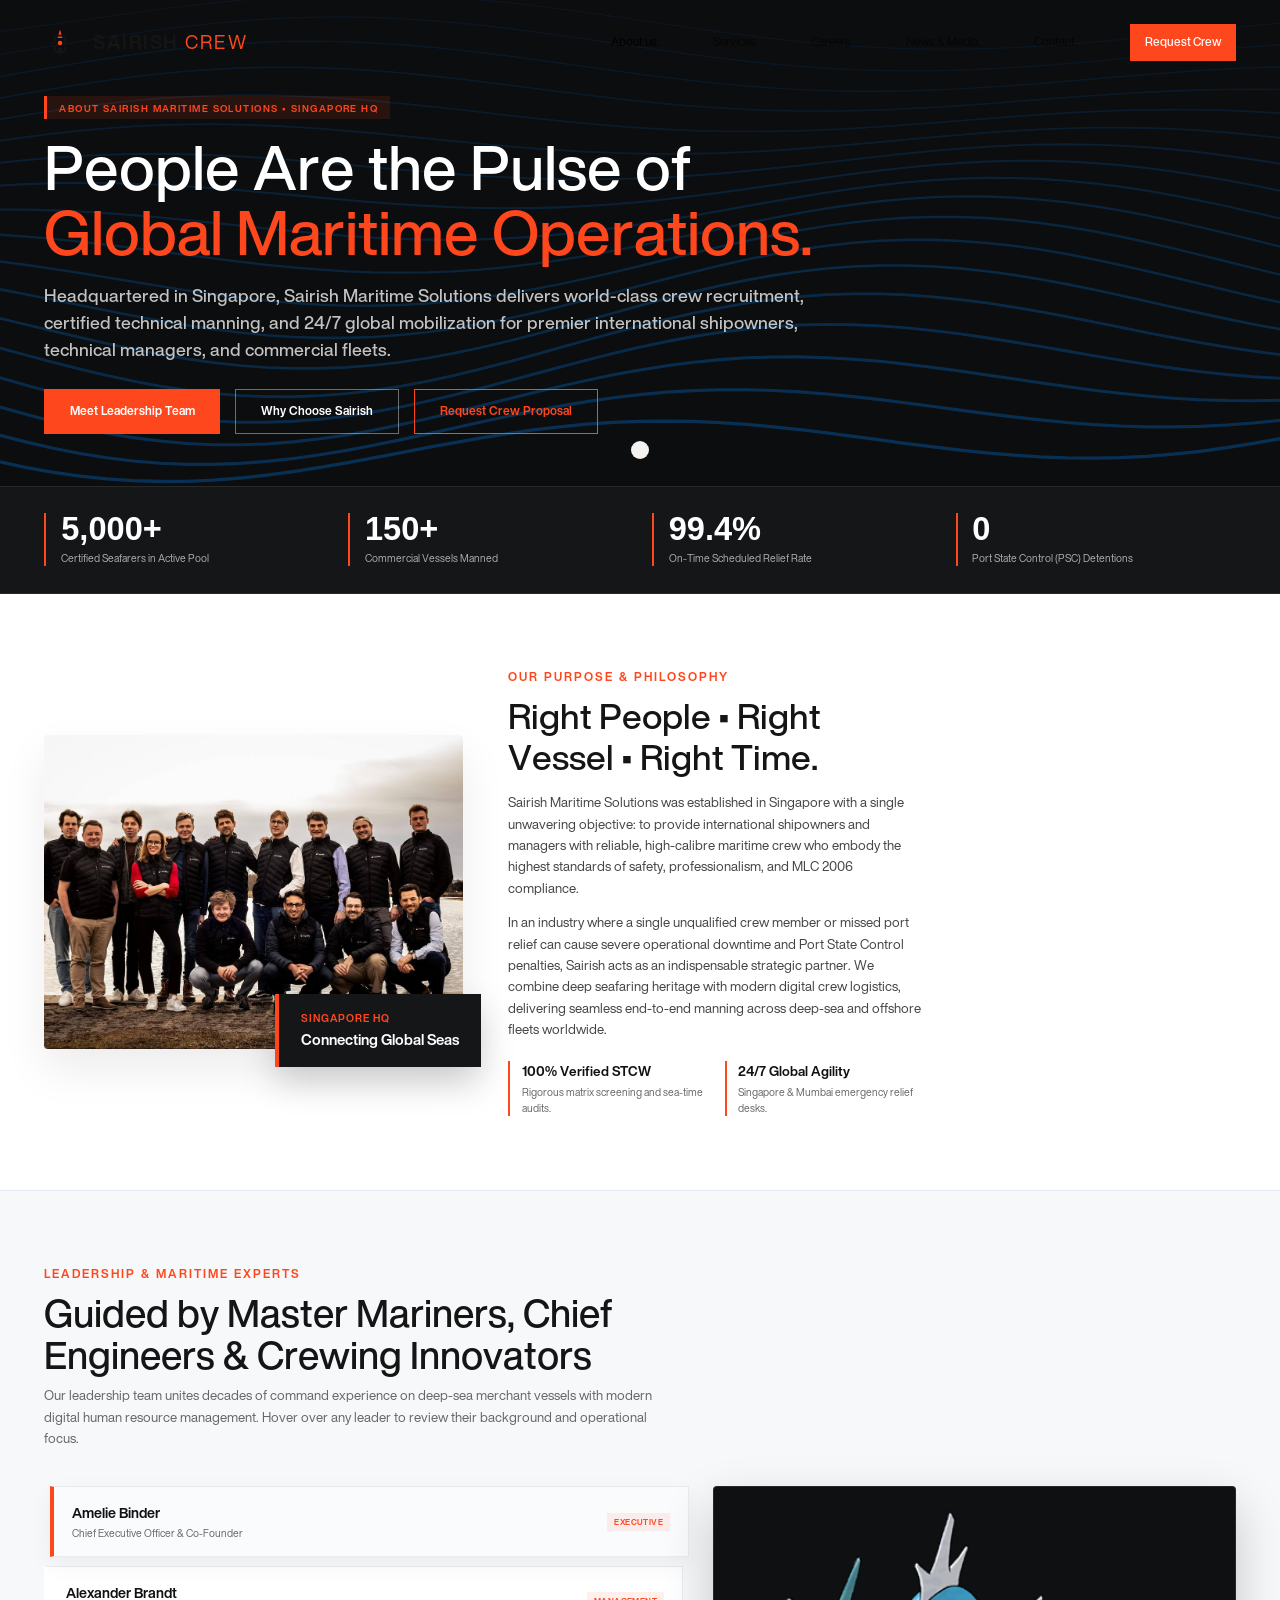
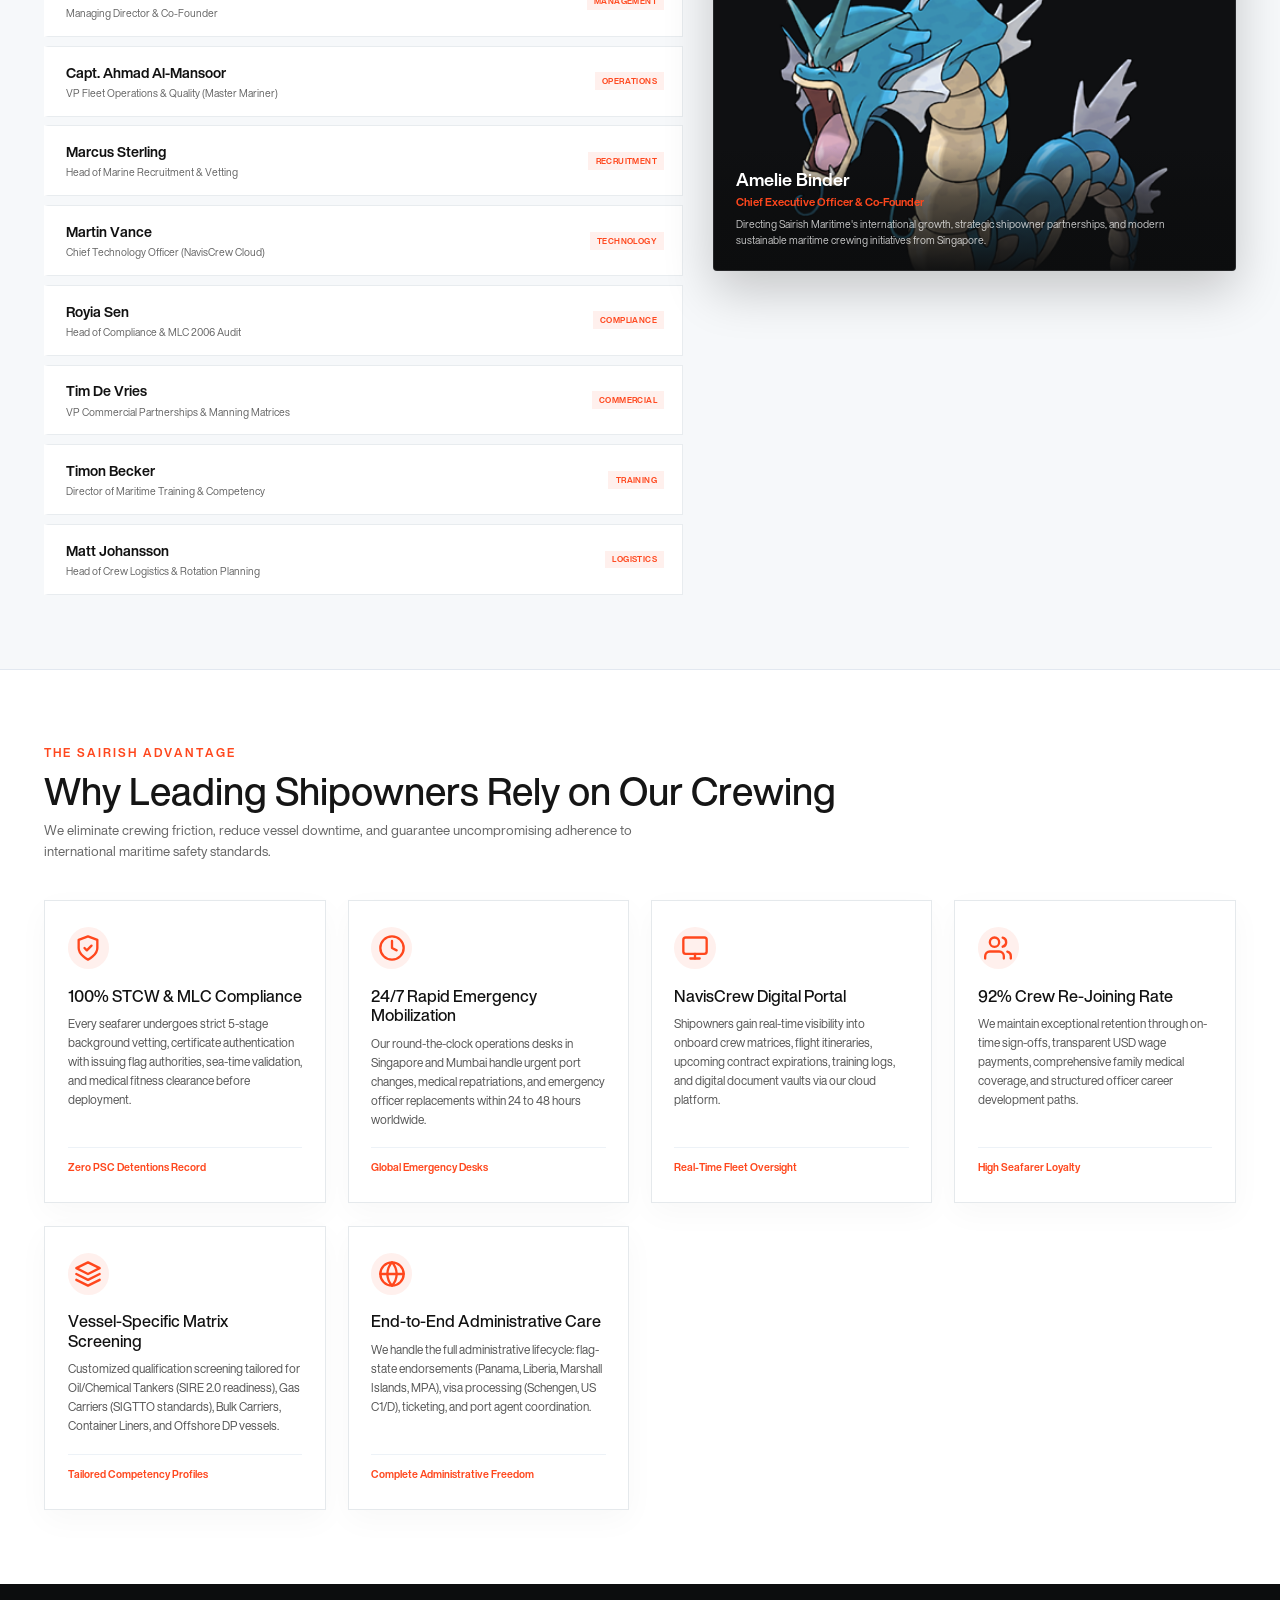
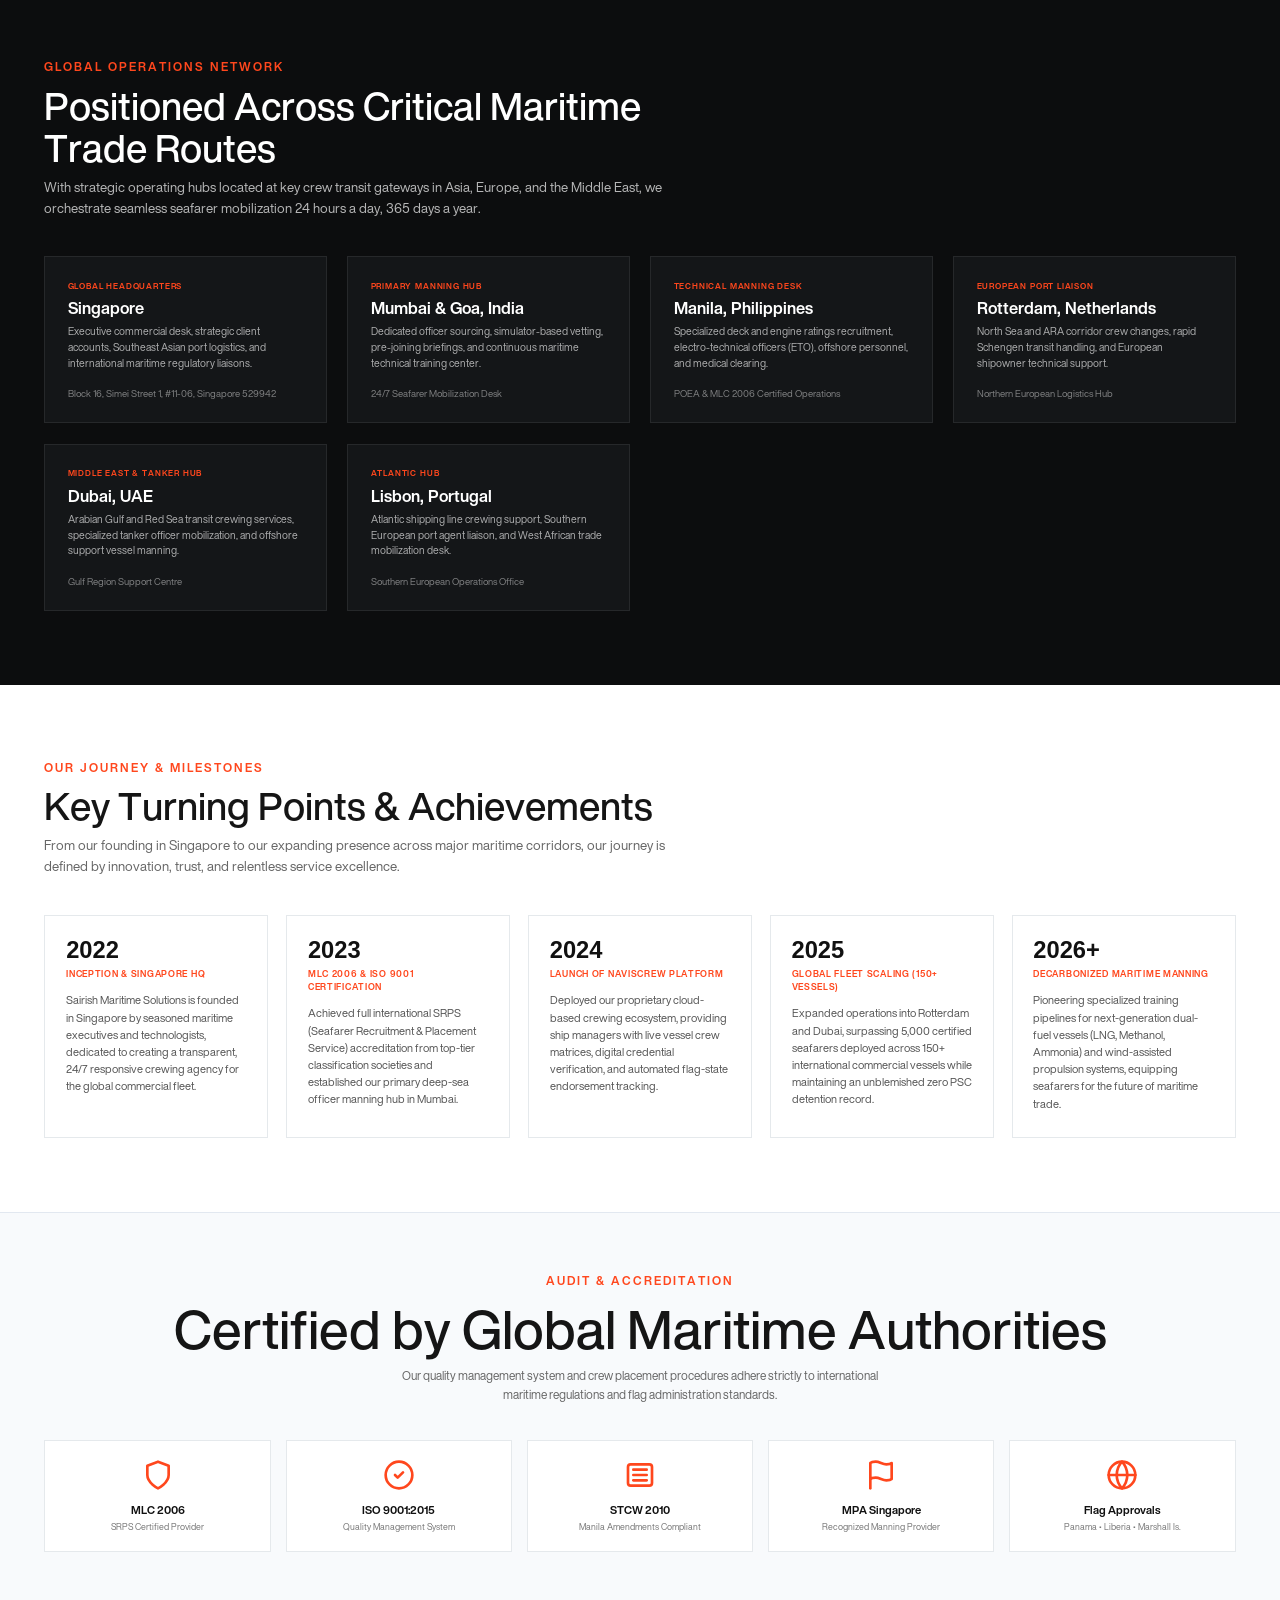
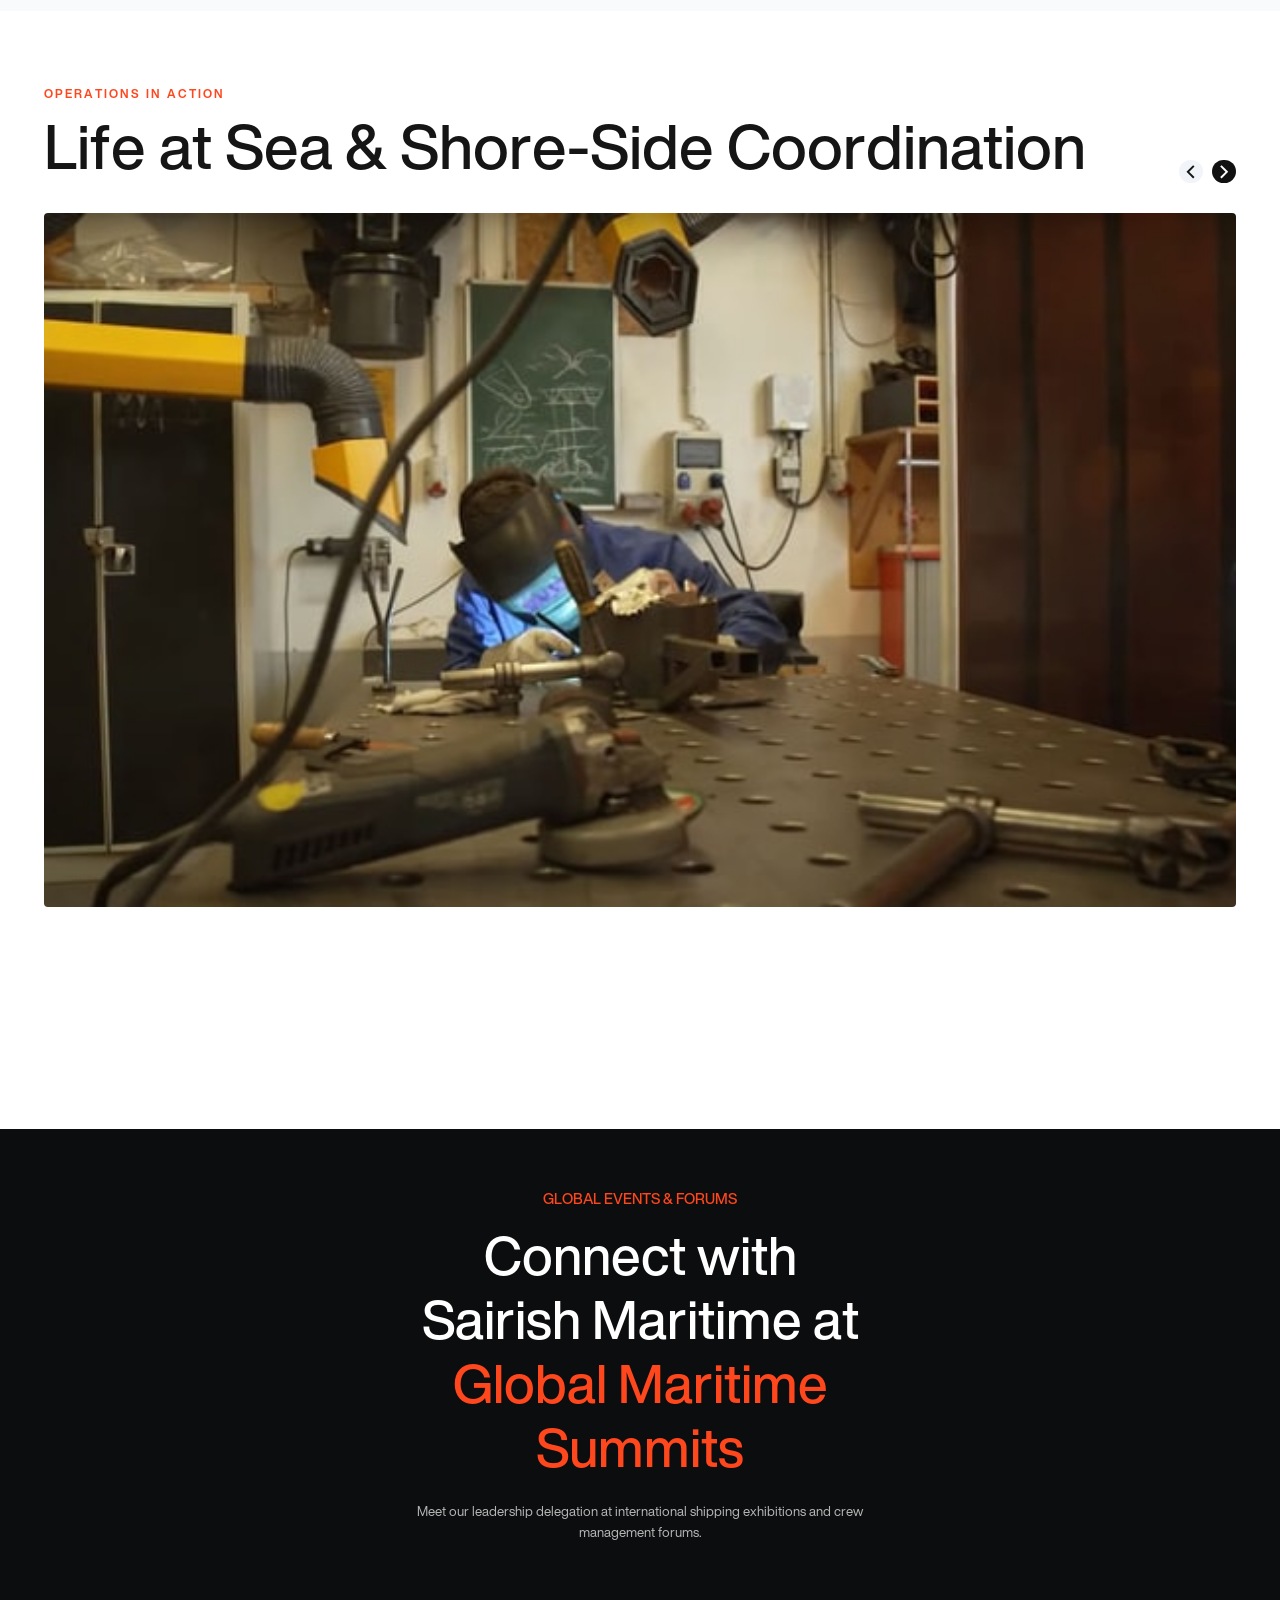
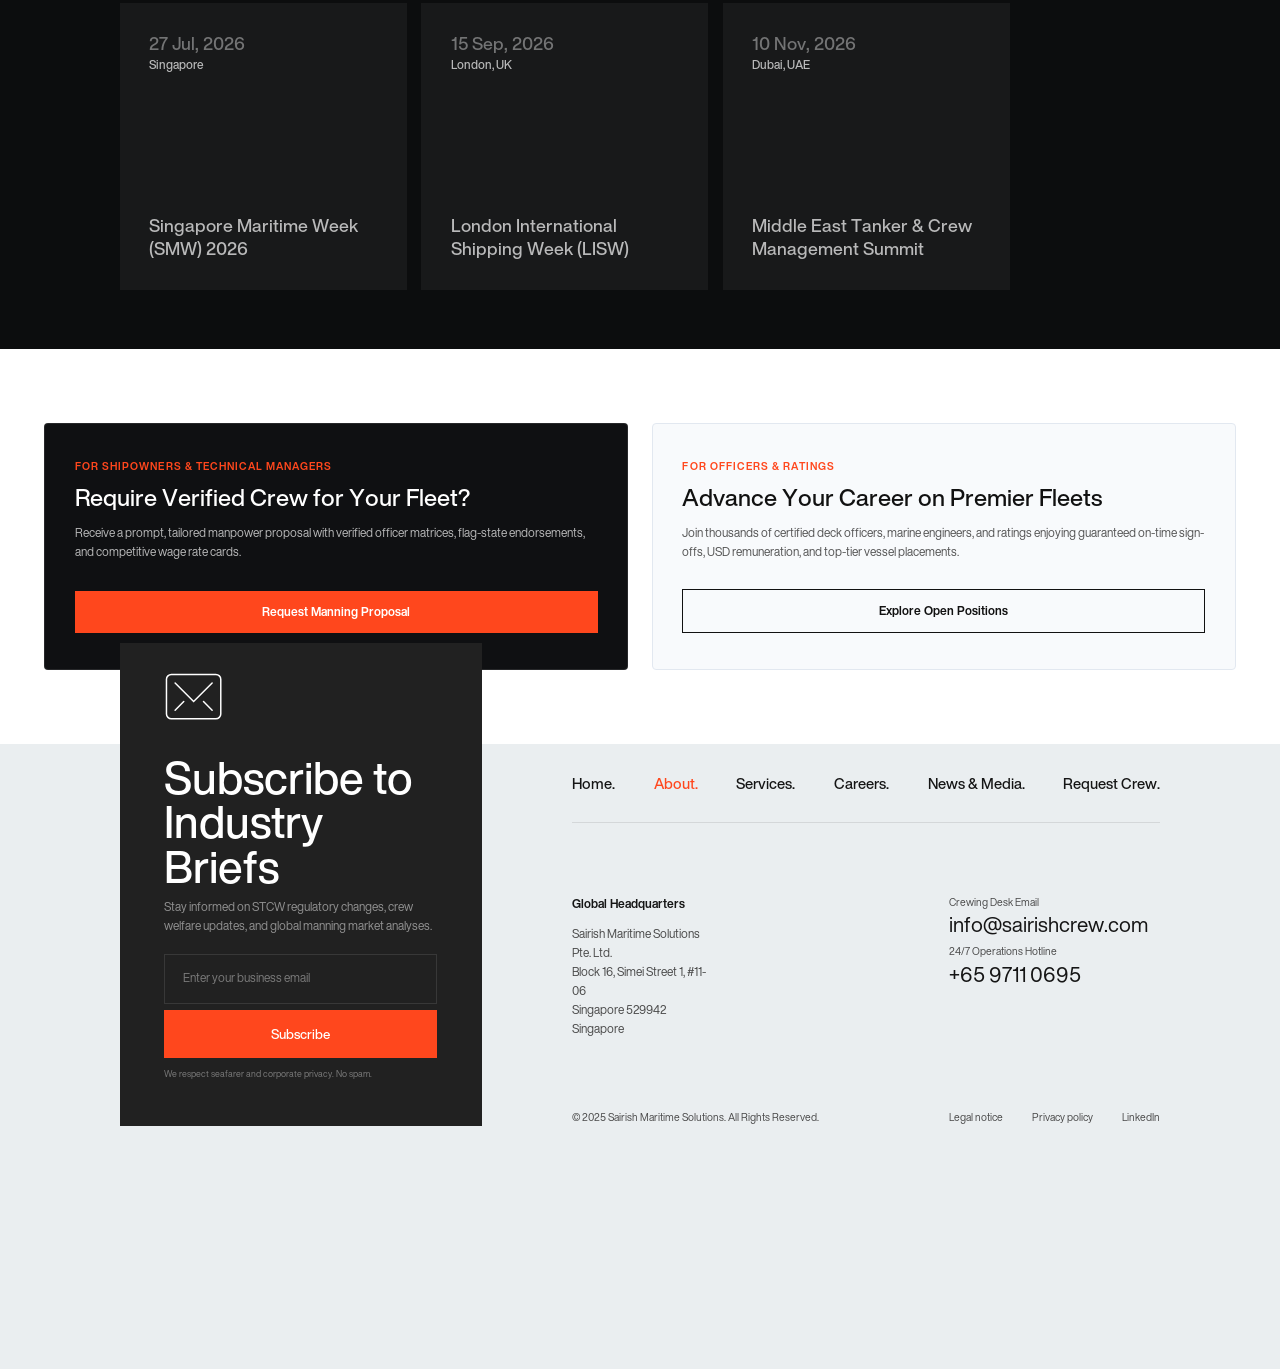
<file: sairish_website/cargokite.com/about.html>
<!DOCTYPE html>
<html lang="en">
<head>
  <meta charset="utf-8">
  <meta name="viewport" content="width=device-width, initial-scale=1.0">
  <title>About Us | Sairish Maritime Solutions</title>
  <meta property="og:image" content="../media.bear.plus/sairishcrew/og_new.jpg">
  <meta property="og:site_name" content="Sairish Maritime Solutions">
  <link rel="icon" type="image/png" sizes="32x32" href="favicon.05eea758.png">
  <meta name="description" content="Discover Sairish Maritime Solutions - premier Singapore-based maritime crewing, manpower management, and seafarer placement partner for global shipowners.">
  <link rel="stylesheet" href="index.78ddb5e8.css">
  <script src="index.d13a8d90.js"></script>
  <style>
    /* Custom Styling for Restructured About Us Page */
    .about-hero-badge {
      display: inline-flex;
      align-items: center;
      gap: 0.8rem;
      color: #ff471d;
      background: rgba(255, 71, 29, 0.12);
      border-left: 3px solid #ff471d;
      padding: 0.6rem 1.6rem;
      font-size: 1.3rem;
      font-weight: 700;
      letter-spacing: 0.15em;
      text-transform: uppercase;
      margin-bottom: 2rem;
    }

    .about-stats-bar {
      background: #141618;
      border-top: 1px solid rgba(255, 255, 255, 0.08);
      border-bottom: 1px solid rgba(255, 255, 255, 0.08);
      padding: 3.6rem 0;
    }

    .about-stat-item {
      border-left: 2px solid #ff471d;
      padding-left: 2rem;
    }

    .about-stat-val {
      font-size: clamp(3rem, 3.5vw, 4.4rem);
      font-weight: 800;
      color: #ffffff;
      line-height: 1;
      font-family: 'HelveticaNowDisplayBold', sans-serif;
    }

    .about-stat-lbl {
      font-size: 1.4rem;
      color: rgba(255, 255, 255, 0.65);
      margin-top: 0.6rem;
      display: block;
    }

    /* Purpose & Philosophy Grid */
    .purpose-card {
      background: #ffffff;
      border: 1px solid #e2e6e9;
      padding: 3.2rem;
      border-radius: 4px;
      transition: transform 0.3s ease, box-shadow 0.3s ease, border-color 0.3s ease;
    }

    .purpose-card:hover {
      transform: translateY(-4px);
      box-shadow: 0 16px 36px rgba(0, 0, 0, 0.06);
      border-color: #ff471d;
    }

    .purpose-num {
      font-size: 1.6rem;
      font-weight: 800;
      color: #ff471d;
      letter-spacing: 0.1em;
      margin-bottom: 1.2rem;
      display: block;
    }

    /* Interactive Team Showcase */
    .team-showcase-wrap {
      display: grid;
      grid-template-columns: 1.1fr 0.9fr;
      gap: 4rem;
      align-items: start;
    }

    @media (max-width: 991px) {
      .team-showcase-wrap {
        grid-template-columns: 1fr;
      }
    }

    .team-mem-list {
      display: flex;
      flex-direction: column;
      gap: 1.2rem;
    }

    .team-mem {
      background: #ffffff;
      border: 1px solid #e8ecef;
      padding: 2rem 2.4rem;
      cursor: pointer;
      display: flex;
      align-items: center;
      justify-content: space-between;
      transition: all 0.3s cubic-bezier(0.23, 1, 0.32, 1);
      border-left: 4px solid transparent;
    }

    .team-mem:hover,
    .team-mem.active {
      border-left-color: #ff471d;
      background: #fafbfc;
      transform: translateX(6px);
      box-shadow: 0 8px 24px rgba(0, 0, 0, 0.05);
    }

    .team-mem-info-title {
      font-size: 1.9rem;
      font-weight: 700;
      color: #111;
    }

    .team-mem-info-role {
      font-size: 1.4rem;
      color: #666;
      margin-top: 0.3rem;
    }

    .team-mem-badge {
      background: rgba(255, 71, 29, 0.08);
      color: #ff471d;
      font-size: 1.1rem;
      font-weight: 700;
      padding: 0.4rem 1rem;
      letter-spacing: 0.05em;
      text-transform: uppercase;
      white-space: nowrap;
    }

    .team-preview-stage {
      position: sticky;
      top: 10rem;
      background: #0f1012;
      border: 1px solid rgba(255, 255, 255, 0.1);
      border-radius: 4px;
      overflow: hidden;
      min-height: 52rem;
      display: flex;
      flex-direction: column;
      box-shadow: 0 20px 50px rgba(0, 0, 0, 0.2);
    }

    .abt-team__main-img-item {
      position: absolute;
      top: 0;
      left: 0;
      width: 100%;
      height: 100%;
      display: flex;
      flex-direction: column;
      justify-content: flex-end;
      opacity: 0;
      visibility: hidden;
      transition: opacity 0.4s ease, transform 0.4s ease;
      background-size: cover;
      background-position: center top;
    }

    .abt-team__main-img-item.active {
      opacity: 1;
      visibility: visible;
      transform: scale(1);
    }

    .team-preview-overlay {
      position: relative;
      z-index: 2;
      background: linear-gradient(0deg, rgba(12, 13, 14, 0.96) 0%, rgba(12, 13, 14, 0.6) 60%, transparent 100%);
      padding: 3rem;
      margin-top: auto;
    }

    .team-preview-name {
      color: #ffffff;
      font-size: 2.4rem;
      font-weight: 800;
      line-height: 1.2;
    }

    .team-preview-role {
      color: #ff471d;
      font-size: 1.5rem;
      font-weight: 600;
      margin-top: 0.4rem;
    }

    .team-preview-bio {
      color: rgba(255, 255, 255, 0.75);
      font-size: 1.4rem;
      line-height: 1.5;
      margin-top: 1rem;
    }

    /* 3D Value Cards */
    .value-card-3d {
      background: #ffffff;
      border: 1px solid #e5e9ec;
      padding: 3.6rem 3rem;
      display: flex;
      flex-direction: column;
      justify-content: space-between;
      position: relative;
      overflow: hidden;
      box-shadow: 0 10px 30px rgba(0, 0, 0, 0.03);
      transition: transform 0.4s cubic-bezier(0.23, 1, 0.32, 1), box-shadow 0.4s ease, border-color 0.3s ease;
    }

    .value-card-3d::before {
      content: '';
      position: absolute;
      top: 0;
      left: 0;
      width: 100%;
      height: 3px;
      background: transparent;
      transition: background 0.3s ease;
    }

    .value-card-3d:hover {
      border-color: #ff471d;
      box-shadow: 0 20px 40px rgba(0, 0, 0, 0.08);
    }

    .value-card-3d:hover::before {
      background: #ff471d;
    }

    .value-card-icon {
      width: 5.6rem;
      height: 5.6rem;
      border-radius: 50%;
      background: rgba(255, 71, 29, 0.08);
      color: #ff471d;
      display: flex;
      align-items: center;
      justify-content: center;
      margin-bottom: 2.4rem;
    }

    /* Global Network Hubs */
    .hub-card {
      background: #141618;
      border: 1px solid rgba(255, 255, 255, 0.08);
      padding: 3rem;
      position: relative;
      transition: all 0.3s ease;
    }

    .hub-card:hover {
      border-color: #ff471d;
      background: #191c1e;
      transform: translateY(-4px);
    }

    .hub-badge {
      display: inline-block;
      font-size: 1.1rem;
      font-weight: 700;
      letter-spacing: 0.1em;
      text-transform: uppercase;
      color: #ff471d;
      margin-bottom: 1rem;
    }

    .hub-title {
      font-size: 2.2rem;
      font-weight: 700;
      color: #ffffff;
      margin-bottom: 0.8rem;
    }

    .hub-desc {
      font-size: 1.4rem;
      color: rgba(255, 255, 255, 0.65);
      line-height: 1.5;
    }

    /* Milestones Modern Timeline */
    .milestone-grid {
      display: grid;
      grid-template-columns: repeat(auto-fit, minmax(28rem, 1fr));
      gap: 2.4rem;
      position: relative;
    }

    .milestone-card {
      background: #ffffff;
      border: 1px solid #e5e9ec;
      padding: 3.2rem 2.8rem;
      position: relative;
      display: flex;
      flex-direction: column;
      transition: all 0.3s ease;
    }

    .milestone-card:hover {
      border-color: #ff471d;
      box-shadow: 0 12px 30px rgba(0, 0, 0, 0.06);
      transform: translateY(-4px);
    }

    .milestone-year {
      font-size: 3.2rem;
      font-weight: 800;
      color: #111;
      font-family: 'HelveticaNowDisplayBold', sans-serif;
      line-height: 1;
    }

    .milestone-tag {
      font-size: 1.2rem;
      font-weight: 700;
      color: #ff471d;
      text-transform: uppercase;
      letter-spacing: 0.08em;
      margin-top: 0.6rem;
      margin-bottom: 1.6rem;
      display: block;
    }

    .milestone-desc {
      font-size: 1.5rem;
      color: #555;
      line-height: 1.55;
    }

    /* Accreditation Badges */
    .accred-badge {
      background: #ffffff;
      border: 1px solid #e5e9ec;
      padding: 2.4rem 2rem;
      display: flex;
      flex-direction: column;
      align-items: center;
      text-align: center;
      justify-content: center;
      transition: all 0.3s ease;
    }

    .accred-badge:hover {
      border-color: #ff471d;
      box-shadow: 0 10px 25px rgba(0, 0, 0, 0.05);
      transform: translateY(-3px);
    }

    .accred-icon {
      color: #ff471d;
      margin-bottom: 1.2rem;
    }

    .accred-name {
      font-size: 1.5rem;
      font-weight: 700;
      color: #111;
      line-height: 1.3;
    }

    .accred-sub {
      font-size: 1.2rem;
      color: #777;
      margin-top: 0.4rem;
    }

    /* Dual CTA Section */
    .cta-card {
      padding: 4.8rem 4rem;
      border-radius: 4px;
      display: flex;
      flex-direction: column;
      justify-content: space-between;
      position: relative;
      overflow: hidden;
    }

    .cta-card-dark {
      background: #0f1012;
      border: 1px solid rgba(255, 255, 255, 0.1);
      color: #ffffff;
    }

    .cta-card-light {
      background: #f8fafc;
      border: 1px solid #e2e8f0;
      color: #111;
    }
  </style>
</head>
<body>
  <div class="wrapper" data-barba="wrapper">

    <!-- Contact Modal (Request Crew) -->
    <div class="contact popup">
      <div class="popup__overlay"></div>
      <div class="popup__main" data-lenis-prevent>
        <form action="#" class="popup__main-form">
          <div class="popup__main-head">
            <h3 class="h4 heading heading-f-lh popup__main-head-title">Request Crew with Us</h3>
            <div class="popup__main-head-txt txt txt-18">
              Our crewing specialists are available 24/7. Reach out to us for vessel manning, officer recruitment, rotation planning, and full STCW/MLC compliance proposals.
            </div>
          </div>
          <div class="popup__main-contact">
            <div class="popup__main-contact-label txt txt-18">Direct crewing desk:</div>
            <a href="mailto:info@sairishcrew.com" class="hover-un popup__main-contact-link txt txt-24">info@sairishcrew.com</a>
          </div>
          <div class="popup__main-form-inner">
            <div class="input-wrap">
              <input type="text" class="input-field txt txt-18" name="name" placeholder="Your Name / Company Name" required>
              <div class="input-field-line"></div>
            </div>
            <div class="input-wrap">
              <input type="email" class="input-field txt txt-18" name="email" placeholder="Your Business Email" required>
              <div class="input-field-line"></div>
            </div>
            <div class="input-wrap textarea-wrap">
              <textarea name="message" cols="30" rows="3" class="input-field txt txt-18" placeholder="Vessel Types, Required Ranks, Trading Area & Schedule"></textarea>
              <div class="input-field-line"></div>
            </div>
            <input type="text" class="honey-input" name="blablabla">
          </div>
          <div class="hidden popup__main-form-success">
            <p class="popup__main-form-success-txt txt txt-24 txt-med">
              Thank you, <br><br>
              Your crewing inquiry has been routed directly to our operations team. We will review your fleet requirements and revert within 2 hours.
              <br><br>
              Best regards,<br>
              <strong>Sairish Maritime Operations Desk</strong>
            </p>
          </div>
          <button type="submit" class="arr-hover popup__main-submit">
            <div class="popup__main-submit-inner popup__main-submit-inner-default">
              <div class="h6 heading heading-bold popup__main-submit-inner-txt">Send Manning Request</div>
              <div class="arr-wrap arr-wrap-32">
                <div class="arr-ic-main icon icon-32">
                  <svg width="32" height="32" viewBox="0 0 32 32" fill="none" xmlns="http://www.w3.org/2000/svg">
                    <path fill-rule="evenodd" clip-rule="evenodd" d="M30.4401 3.68089L3.00001 31.121L0.878693 28.9997L28.3188 1.55957L30.4401 3.68089Z" fill="currentColor"></path>
                    <path fill-rule="evenodd" clip-rule="evenodd" d="M4.5 1.5H30.5V27.5H27.5V4.5H4.5V1.5Z" fill="currentColor"></path>
                  </svg>
                </div>
                <div class="arr-ic-clone icon icon-32">
                  <svg width="32" height="32" viewBox="0 0 32 32" fill="none" xmlns="http://www.w3.org/2000/svg">
                    <path fill-rule="evenodd" clip-rule="evenodd" d="M30.4401 3.68089L3.00001 31.121L0.878693 28.9997L28.3188 1.55957L30.4401 3.68089Z" fill="currentColor"></path>
                    <path fill-rule="evenodd" clip-rule="evenodd" d="M4.5 1.5H30.5V27.5H27.5V4.5H4.5V1.5Z" fill="currentColor"></path>
                  </svg>
                </div>
              </div>
            </div>
            <a href="#" class="popup__main-submit-inner popup__main-submit-inner-success" data-popup="close">
              <div class="h6 heading heading-bold popup__main-submit-inner-txt">Close</div>
            </a>
            <div class="popup__main-submit-aspect"></div>
          </button>
        </form>
        <a href="#" class="popup__close" data-popup="close">
          <div class="icon icon-32">
            <svg width="32" height="32" viewBox="0 0 32 32" fill="none" xmlns="http://www.w3.org/2000/svg">
              <path d="M25.1924 6.80664L6.80762 25.1914M6.80762 6.80664L25.1924 25.1914" stroke="currentColor" stroke-width="1.5" stroke-linecap="round" stroke-linejoin="round"></path>
            </svg>
          </div>
        </a>
      </div>
    </div>

    <!-- Download Proposal Modal -->
    <div class="download popup">
      <div class="popup__overlay"></div>
      <div class="popup__main" data-lenis-prevent>
        <form action="#" class="popup__main-form">
          <div class="popup__main-head">
            <h3 class="h4 heading heading-f-lh popup__main-head-title">Download Corporate Manning Brochure</h3>
            <div class="popup__main-head-txt txt txt-18">
              Receive our complete corporate profile, STCW vetting matrix, rate schedules, and MLC 2006 compliance overview.
            </div>
          </div>
          <div class="popup__main-form-inner">
            <div class="input-wrap">
              <input type="text" class="input-field txt txt-18" name="name" placeholder="Full Name & Company" required>
              <div class="input-field-line"></div>
            </div>
            <div class="input-wrap">
              <input type="email" class="input-field txt txt-18" name="email" placeholder="Corporate Email" required>
              <div class="input-field-line"></div>
            </div>
            <div class="input-wrap textarea-wrap">
              <textarea name="message" cols="30" rows="3" class="input-field txt txt-18" placeholder="Specific Fleet Details (Tanker, Bulk, Container, Offshore)"></textarea>
              <div class="input-field-line"></div>
            </div>
            <input type="text" class="honey-input" name="blablabla">
          </div>
          <div class="hidden popup__main-form-success">
            <p class="popup__main-form-success-txt txt txt-24 txt-med">
              Brochure sent! Please check your inbox for the download link.
            </p>
          </div>
          <button type="submit" class="arr-hover popup__main-submit">
            <div class="popup__main-submit-inner popup__main-submit-inner-default">
              <div class="h6 heading heading-bold popup__main-submit-inner-txt">Download PDF</div>
              <div class="arr-wrap arr-wrap-32">
                <div class="arr-ic-main icon icon-32">
                  <svg width="32" height="32" viewBox="0 0 32 32" fill="none" xmlns="http://www.w3.org/2000/svg">
                    <path fill-rule="evenodd" clip-rule="evenodd" d="M30.4401 3.68089L3.00001 31.121L0.878693 28.9997L28.3188 1.55957L30.4401 3.68089Z" fill="currentColor"></path>
                    <path fill-rule="evenodd" clip-rule="evenodd" d="M4.5 1.5H30.5V27.5H27.5V4.5H4.5V1.5Z" fill="currentColor"></path>
                  </svg>
                </div>
              </div>
            </div>
          </button>
        </form>
        <a href="#" class="popup__close" data-popup="close">
          <div class="icon icon-32">
            <svg width="32" height="32" viewBox="0 0 32 32" fill="none" xmlns="http://www.w3.org/2000/svg">
              <path d="M25.1924 6.80664L6.80762 25.1914M6.80762 6.80664L25.1924 25.1914" stroke="currentColor" stroke-width="1.5" stroke-linecap="round" stroke-linejoin="round"></path>
            </svg>
          </div>
        </a>
      </div>
    </div>

    <!-- Event Modal -->
    <div class="event popup">
      <div class="popup__overlay"></div>
      <div class="popup__main" data-lenis-prevent>
        <a href="#" class="popup__close" data-popup="close">
          <div class="icon icon-32">
            <svg width="32" height="32" viewBox="0 0 32 32" fill="none" xmlns="http://www.w3.org/2000/svg">
              <path d="M25.1924 6.80664L6.80762 25.1914M6.80762 6.80664L25.1924 25.1914" stroke="currentColor" stroke-width="1.5" stroke-linecap="round" stroke-linejoin="round"></path>
            </svg>
          </div>
        </a>
        <div class="popup__main-event">
          <div class="popup__main-event-info">
            <div class="img-wrap popup__main-event-info-img" style="--aspect:56%" data-popup-event="thumbnail">
              <img src="abt-info-1.c54342e9.jpg" alt="Sairish Maritime Team" class="img-abs img-fill" width="488" height="442">
            </div>
            <div class="h3 heading popup__main-event-title" data-popup-event="name">Event Name</div>
            <div class="popup__main-event-info-item" data-popup-event="date">
              <div class="popup__main-event-info-label txt txt-14">Event Date:</div>
              <div class="popup__main-event-info-title txt txt-16 txt-med"></div>
            </div>
            <div class="popup__main-event-info-item" data-popup-event="full_location">
              <div class="popup__main-event-info-label txt txt-14">Location:</div>
              <div class="popup__main-event-info-title txt txt-16 txt-med"></div>
            </div>
            <div class="popup__main-event-info-item">
              <div class="popup__main-event-info-label txt txt-14">Schedule a Meeting:</div>
              <a href="mailto:info@sairishcrew.com" class="popup__main-event-info-title txt txt-16 txt-med">info@sairishcrew.com</a>
            </div>
          </div>
          <div class="popup__main-event-content">
            <div class="h5 heading popup__main-event-title" data-popup-event="name">Event Name</div>
            <span class="p-line"></span>
            <div class="popup__main-event-richtext txt txt-16" data-popup-event="content">
              Meet the Sairish Maritime leadership delegation at the conference to discuss crewing contracts and fleet manning.
            </div>
          </div>
        </div>
      </div>
    </div>

    <!-- Header Navigation -->
    <header class="header">
      <div class="container">
        <a href="index.html" class="header__logo" title="Sairish Maritime Solutions">
          <div class="header__logo-shape" style="width: 32px; height: 32px; display: flex; align-items: center; justify-content: center;">
            <svg width="32" height="32" viewBox="0 0 32 32" fill="none" xmlns="http://www.w3.org/2000/svg" style="width: 100%; height: 100%;">
              <circle cx="16" cy="16" r="14.5" stroke="currentColor" stroke-width="1.5" stroke-opacity="0.25"/>
              <path d="M16 2.5L18.5 11H13.5L16 2.5Z" fill="#ff471d"/>
              <path d="M16 29.5L13.5 21H18.5L16 29.5Z" fill="currentColor"/>
              <path d="M2.5 16L11 13.5V18.5L2.5 16Z" fill="currentColor" fill-opacity="0.4"/>
              <path d="M29.5 16L21 18.5V13.5L29.5 16Z" fill="currentColor" fill-opacity="0.4"/>
              <path d="M10.5 13.5C10.5 10.5 13 8.5 16 8.5C19 8.5 21.5 10.5 21.5 13.5C21.5 17.5 10.5 16.5 10.5 20.5C10.5 23.5 13 25.5 16 25.5C19 25.5 21.5 23.5 21.5 20.5" stroke="currentColor" stroke-width="2.2" stroke-linecap="round"/>
              <circle cx="16" cy="16" r="2.2" fill="#ff471d"/>
            </svg>
          </div>
          <div class="header__typo-1" style="display: flex; align-items: center; gap: 1px; margin-left: 8px;">
            <span style="font-family: 'HelveticaNowDisplay', -apple-system, BlinkMacSystemFont, 'Segoe UI', Roboto, sans-serif; font-weight: 800; font-size: 19px; letter-spacing: 0.08em; text-transform: uppercase; color: currentColor; line-height: 1;">SAIRISH</span>
          </div>
          <div class="header__typo-2" style="display: flex; align-items: center; margin-left: 6px;">
            <span style="font-family: 'HelveticaNowDisplay', -apple-system, BlinkMacSystemFont, 'Segoe UI', Roboto, sans-serif; font-weight: 400; font-size: 19px; letter-spacing: 0.12em; text-transform: uppercase; color: #ff471d; line-height: 1;">CREW</span>
          </div>
        </a>

        <div class="header__links">
          <div class="header__links-inner">
            <a href="index.html" class="header__link txt txt-16" data-link="home">Home.</a>
            <a class='header__link txt txt-16 active' data-link='about' href='about.html'>About us.</a>
            <a class='header__link txt txt-16' data-link='tech' href='tech.html'>Services.</a>
            <a class='header__link txt txt-16' data-link='job' href='careers.html'>Careers.</a>
            <a class='header__link txt txt-16' data-link='news' href='news.html'>News & Media.</a>
            <a class='header__link txt txt-16' data-link='event' href='#event'>Contact.</a>
          </div>
          <div class="header__links-toggle">
            <span class="header__links-toggle-icon header__links-toggle-icon-1"></span>
            <span class="header__links-toggle-icon header__links-toggle-icon-2"></span>
            <span class="header__links-toggle-icon header__links-toggle-icon-3"></span>
          </div>
        </div>

        <div class="header_act">
          <a href="#" class="btn btn-pri header__btn" data-popup="contact">
            <div class="txt txt-16 txt-med">Request Crew</div>
          </a>
        </div>

        <a href="#" class="header__toggle">
          <span class="header__toggle-icon header__toggle-icon-1"></span>
          <span class="header__toggle-icon header__toggle-icon-2"></span>
          <span class="header__toggle-icon header__toggle-icon-3"></span>
        </a>

        <nav class="header__nav" data-lenis-prevent>
          <ul>
            <li class="header__nav-item"><a href="index.html" data-link="home" class="header__nav-link txt txt-16 txt-med">Home.</a></li>
            <li class="header__nav-item"><a class='header__nav-link txt txt-16 txt-med' data-link='about' href='about.html'>About.</a></li>
            <li class="header__nav-item"><a class='header__nav-link txt txt-16 txt-med' data-link='tech' href='tech.html'>Services.</a></li>
            <li class="header__nav-item"><a class='header__nav-link txt txt-16 txt-med' data-link='job' href='careers.html'>Careers.</a></li>
            <li class="header__nav-item"><a class='header__nav-link txt txt-16 txt-med' data-link='news' href='news.html'>News & Media.</a></li>
            <li class="header__nav-item"><a class='header__nav-link txt txt-16 txt-med' data-link='event' href='#event'>Contact.</a></li>
            <li class="header__nav-item">
              <a href="#" class="h6 header__nav-cta heading" data-popup="contact">
                Request Crew
                <div class="arr-ic-main icon">
                  <svg width="32" height="32" viewBox="0 0 32 32" fill="none" xmlns="http://www.w3.org/2000/svg">
                    <path fill-rule="evenodd" clip-rule="evenodd" d="M30.4401 3.68089L3.00001 31.121L0.878693 28.9997L28.3188 1.55957L30.4401 3.68089Z" fill="white"></path>
                    <path fill-rule="evenodd" clip-rule="evenodd" d="M4.5 1.5H30.5V27.5H27.5V4.5H4.5V1.5Z" fill="white"></path>
                  </svg>
                </div>
              </a>
            </li>
          </ul>
        </nav>
      </div>
    </header>

    <!-- Main Content Container -->
    <div class="main" data-barba="container" data-barba-namespace="about" data-namespace="about">

      <!-- Hero Section -->
      <section class="abt-hero" style="position: relative; overflow: hidden; background: #0c0d0e; padding-top: 13rem; padding-bottom: 7rem;">
        <canvas id="careers-3d-canvas" style="position: absolute; top: 0; left: 0; width: 100%; height: 100%; pointer-events: none; z-index: 1; opacity: 0.65;"></canvas>
        <div class="container grid" style="position: relative; z-index: 2;">
          <div style="grid-column: 1 / -1;">
            <div class="about-hero-badge">
              ABOUT SAIRISH MARITIME SOLUTIONS • SINGAPORE HQ
            </div>
            <h1 class="h1 heading" style="color: #ffffff; line-height: 1.05; font-size: clamp(3.8rem, 5.8vw, 8.4rem); max-width: 135rem;">
              People Are the Pulse of <br>
              <span style="color: #ff471d;">Global Maritime Operations.</span>
            </h1>
            <p class="txt txt-24 txt-med" style="color: rgba(255, 255, 255, 0.75); max-width: 105rem; margin-top: 2.4rem; line-height: 1.5;">
              Headquartered in Singapore, Sairish Maritime Solutions delivers world-class crew recruitment, certified technical manning, and 24/7 global mobilization for premier international shipowners, technical managers, and commercial fleets.
            </p>
            <div style="margin-top: 3.6rem; display: flex; gap: 2rem; flex-wrap: wrap;">
              <a href="#leadership-team" class="btn btn-pri" style="padding: 1.6rem 3.4rem;">
                <span class="txt txt-16 txt-bold">Meet Leadership Team</span>
              </a>
              <a href="#strategic-pillars" class="btn btn-outline" style="padding: 1.6rem 3.4rem; color: #fff; border-color: rgba(255,255,255,0.4);">
                <span class="txt txt-16 txt-bold">Why Choose Sairish</span>
              </a>
              <a href="#" class="btn btn-outline" data-popup="contact" style="padding: 1.6rem 3.4rem; color: #ff471d; border-color: #ff471d;">
                <span class="txt txt-16 txt-bold">Request Crew Proposal</span>
              </a>
            </div>
          </div>
        </div>
      </section>

      <!-- Key Performance Metrics Stats Bar -->
      <section class="about-stats-bar">
        <div class="container grid" style="grid-template-columns: repeat(auto-fit, minmax(22rem, 1fr)); gap: 3.2rem;">
          <div class="about-stat-item">
            <span class="about-stat-val">5,000+</span>
            <span class="about-stat-lbl">Certified Seafarers in Active Pool</span>
          </div>
          <div class="about-stat-item">
            <span class="about-stat-val">150+</span>
            <span class="about-stat-lbl">Commercial Vessels Manned</span>
          </div>
          <div class="about-stat-item">
            <span class="about-stat-val">99.4%</span>
            <span class="about-stat-lbl">On-Time Scheduled Relief Rate</span>
          </div>
          <div class="about-stat-item">
            <span class="about-stat-val">0</span>
            <span class="about-stat-lbl">Port State Control (PSC) Detentions</span>
          </div>
        </div>
      </section>

      <!-- Purpose & Philosophy (About Narrative) -->
      <section class="section" style="padding: 10rem 0; background: #ffffff;">
        <div class="container grid" style="align-items: center; gap: 6rem;">
          
          <!-- Image Column -->
          <div style="grid-column: span 6; position: relative;">
            <div class="img-wrap" style="--aspect: 75%; border-radius: 4px; overflow: hidden; box-shadow: 0 20px 45px rgba(0,0,0,0.08);">
              <img src="abt-info-1.c54342e9.jpg" alt="Sairish Maritime Operations" class="img-abs img-fill" loading="lazy" width="600" height="450">
            </div>
            <div style="position: absolute; bottom: -2.4rem; right: -2.4rem; background: #151618; color: #ffffff; padding: 2.4rem 3rem; border-left: 4px solid #ff471d; box-shadow: 0 15px 35px rgba(0,0,0,0.18);">
              <span class="txt txt-14 txt-bold" style="color: #ff471d; text-transform: uppercase; letter-spacing: 0.1em; display: block;">Singapore HQ</span>
              <span class="txt txt-20 txt-bold" style="color: #fff; margin-top: 0.4rem; display: block;">Connecting Global Seas</span>
            </div>
          </div>

          <!-- Text Column -->
          <div style="grid-column: span 6;">
            <div class="txt txt-16 txt-bold txt-hl" style="text-transform: uppercase; letter-spacing: 2px; margin-bottom: 1.2rem;">
              OUR PURPOSE & PHILOSOPHY
            </div>
            <h2 class="h2 heading" style="font-size: clamp(3rem, 3.8vw, 4.8rem); line-height: 1.15; margin-bottom: 2rem;">
              Right People • Right Vessel • Right Time.
            </h2>
            <p class="txt txt-18" style="color: #444; line-height: 1.6; margin-bottom: 1.8rem;">
              Sairish Maritime Solutions was established in Singapore with a single unwavering objective: to provide international shipowners and managers with reliable, high-calibre maritime crew who embody the highest standards of safety, professionalism, and MLC 2006 compliance.
            </p>
            <p class="txt txt-18" style="color: #444; line-height: 1.6; margin-bottom: 2.8rem;">
              In an industry where a single unqualified crew member or missed port relief can cause severe operational downtime and Port State Control penalties, Sairish acts as an indispensable strategic partner. We combine deep seafaring heritage with modern digital crew logistics, delivering seamless end-to-end manning across deep-sea and offshore fleets worldwide.
            </p>

            <div style="display: grid; grid-template-columns: 1fr 1fr; gap: 2rem;">
              <div style="border-left: 2px solid #ff471d; padding-left: 1.6rem;">
                <span class="txt txt-18 txt-bold" style="color: #111; display: block;">100% Verified STCW</span>
                <span class="txt txt-14" style="color: #666; margin-top: 0.4rem; display: block;">Rigorous matrix screening and sea-time audits.</span>
              </div>
              <div style="border-left: 2px solid #ff471d; padding-left: 1.6rem;">
                <span class="txt txt-18 txt-bold" style="color: #111; display: block;">24/7 Global Agility</span>
                <span class="txt txt-14" style="color: #666; margin-top: 0.4rem; display: block;">Singapore & Mumbai emergency relief desks.</span>
              </div>
            </div>
          </div>

        </div>
      </section>

      <!-- Interactive Leadership & Crewing Team Section -->
      <section id="leadership-team" class="section" style="padding: 10rem 0; background: #f6f8fa; border-top: 1px solid #e2e8f0; border-bottom: 1px solid #e2e8f0;">
        <div class="container">
          <div style="margin-bottom: 5rem; max-width: 85rem;">
            <div class="txt txt-16 txt-bold txt-hl" style="text-transform: uppercase; letter-spacing: 2px; margin-bottom: 1rem;">
              LEADERSHIP & MARITIME EXPERTS
            </div>
            <h2 class="h2 heading" style="font-size: clamp(3rem, 4vw, 5.2rem); line-height: 1.1;">
              Guided by Master Mariners, Chief Engineers & Crewing Innovators
            </h2>
            <p class="txt txt-18" style="color: #666; margin-top: 1.2rem; line-height: 1.6;">
              Our leadership team unites decades of command experience on deep-sea merchant vessels with modern digital human resource management. Hover over any leader to review their background and operational focus.
            </p>
          </div>

          <!-- Interactive Master-Detail Team Component -->
          <div class="team-showcase-wrap">
            
            <!-- Left List -->
            <div class="team-mem-list">

              <div class="team-mem active" data-team-index="0">
                <div>
                  <div class="team-mem-info-title">Amelie Binder</div>
                  <div class="team-mem-info-role">Chief Executive Officer & Co-Founder</div>
                </div>
                <span class="team-mem-badge">Executive</span>
              </div>

              <div class="team-mem" data-team-index="1">
                <div>
                  <div class="team-mem-info-title">Alexander Brandt</div>
                  <div class="team-mem-info-role">Managing Director & Co-Founder</div>
                </div>
                <span class="team-mem-badge">Management</span>
              </div>

              <div class="team-mem" data-team-index="2">
                <div>
                  <div class="team-mem-info-title">Capt. Ahmad Al-Mansoor</div>
                  <div class="team-mem-info-role">VP Fleet Operations & Quality (Master Mariner)</div>
                </div>
                <span class="team-mem-badge">Operations</span>
              </div>

              <div class="team-mem" data-team-index="3">
                <div>
                  <div class="team-mem-info-title">Marcus Sterling</div>
                  <div class="team-mem-info-role">Head of Marine Recruitment & Vetting</div>
                </div>
                <span class="team-mem-badge">Recruitment</span>
              </div>

              <div class="team-mem" data-team-index="4">
                <div>
                  <div class="team-mem-info-title">Martin Vance</div>
                  <div class="team-mem-info-role">Chief Technology Officer (NavisCrew Cloud)</div>
                </div>
                <span class="team-mem-badge">Technology</span>
              </div>

              <div class="team-mem" data-team-index="5">
                <div>
                  <div class="team-mem-info-title">Royia Sen</div>
                  <div class="team-mem-info-role">Head of Compliance & MLC 2006 Audit</div>
                </div>
                <span class="team-mem-badge">Compliance</span>
              </div>

              <div class="team-mem" data-team-index="6">
                <div>
                  <div class="team-mem-info-title">Tim De Vries</div>
                  <div class="team-mem-info-role">VP Commercial Partnerships & Manning Matrices</div>
                </div>
                <span class="team-mem-badge">Commercial</span>
              </div>

              <div class="team-mem" data-team-index="7">
                <div>
                  <div class="team-mem-info-title">Timon Becker</div>
                  <div class="team-mem-info-role">Director of Maritime Training & Competency</div>
                </div>
                <span class="team-mem-badge">Training</span>
              </div>

              <div class="team-mem" data-team-index="8">
                <div>
                  <div class="team-mem-info-title">Matt Johansson</div>
                  <div class="team-mem-info-role">Head of Crew Logistics & Rotation Planning</div>
                </div>
                <span class="team-mem-badge">Logistics</span>
              </div>

            </div>

            <!-- Right Visual Stage -->
            <div class="team-preview-stage">
              
              <!-- Item 0: Amelie -->
              <div class="abt-team__main-img-item active" style="background-image: url('team-mem-amelie-1.fa200a86.png');">
                <div class="team-preview-overlay">
                  <div class="team-preview-name">Amelie Binder</div>
                  <div class="team-preview-role">Chief Executive Officer & Co-Founder</div>
                  <p class="team-preview-bio">
                    Directing Sairish Maritime's international growth, strategic shipowner partnerships, and modern sustainable maritime crewing initiatives from Singapore.
                  </p>
                </div>
              </div>

              <!-- Item 1: Alex -->
              <div class="abt-team__main-img-item" style="background-image: url('team-mem-alex-1.80231ddb.jpg');">
                <div class="team-preview-overlay">
                  <div class="team-preview-name">Alexander Brandt</div>
                  <div class="team-preview-role">Managing Director & Co-Founder</div>
                  <p class="team-preview-bio">
                    Leading commercial vessel manning solutions, corporate strategy, and cross-border crewing operations across European and Asian shipping lanes.
                  </p>
                </div>
              </div>

              <!-- Item 2: Ahmad -->
              <div class="abt-team__main-img-item" style="background-image: url('team-mem-ahmad-1.5e1a1114.png');">
                <div class="team-preview-overlay">
                  <div class="team-preview-name">Capt. Ahmad Al-Mansoor</div>
                  <div class="team-preview-role">VP Fleet Operations & Quality</div>
                  <p class="team-preview-bio">
                    STCW Class 1 Master Mariner with over 18 years in deep-sea command. Oversees nautical safety protocols, bridge team management, and PSC audit readiness.
                  </p>
                </div>
              </div>

              <!-- Item 3: Marcus -->
              <div class="abt-team__main-img-item" style="background-image: url('team-mem-marcus-1.a5ee25d9.png');">
                <div class="team-preview-overlay">
                  <div class="team-preview-name">Marcus Sterling</div>
                  <div class="team-preview-role">Head of Marine Recruitment & Vetting</div>
                  <p class="team-preview-bio">
                    Directs candidate screening, STCW certificate authentication, technical interview panels, and seafarer pool deployment for Tanker and Bulk fleets.
                  </p>
                </div>
              </div>

              <!-- Item 4: Martin -->
              <div class="abt-team__main-img-item" style="background-image: url('team-mem-martin-1.48a23de6.png');">
                <div class="team-preview-overlay">
                  <div class="team-preview-name">Martin Vance</div>
                  <div class="team-preview-role">Chief Technology Officer</div>
                  <p class="team-preview-bio">
                    Architect of the NavisCrew digital crewing ecosystem, automating flag-state endorsement tracking, live rotation dashboards, and seafarer mobile portals.
                  </p>
                </div>
              </div>

              <!-- Item 5: Royia -->
              <div class="abt-team__main-img-item" style="background-image: url('team-mem-royia-1.bb96c8d3.jpg');">
                <div class="team-preview-overlay">
                  <div class="team-preview-name">Royia Sen</div>
                  <div class="team-preview-role">Head of Compliance & MLC 2006 Audit</div>
                  <p class="team-preview-bio">
                    Lead Maritime Quality Auditor overseeing strict MLC 2006, ISM, ISPS, and Flag Administration compliance for all seafarer employment agreements (SEAs).
                  </p>
                </div>
              </div>

              <!-- Item 6: Tim -->
              <div class="abt-team__main-img-item" style="background-image: url('team-mem-tim-1.a3ce2d7d.png');">
                <div class="team-preview-overlay">
                  <div class="team-preview-name">Tim De Vries</div>
                  <div class="team-preview-role">VP Commercial Partnerships</div>
                  <p class="team-preview-bio">
                    Specializes in custom fleet crewing contracts, BIMCO crew agreements, and tailored officer matrices for multinational shipowners and charterers.
                  </p>
                </div>
              </div>

              <!-- Item 7: Timon -->
              <div class="abt-team__main-img-item" style="background-image: url('team-mem-timon-1.91728ef0.png');">
                <div class="team-preview-overlay">
                  <div class="team-preview-name">Timon Becker</div>
                  <div class="team-preview-role">Director of Maritime Training</div>
                  <p class="team-preview-bio">
                    Former Chief Engineer leading simulator-based engine room resource management, high-voltage certification, and green fuel (LNG/methanol) readiness courses.
                  </p>
                </div>
              </div>

              <!-- Item 8: Matt -->
              <div class="abt-team__main-img-item" style="background-image: url('team-mem-matt-1.70cb2838.png');">
                <div class="team-preview-overlay">
                  <div class="team-preview-name">Matt Johansson</div>
                  <div class="team-preview-role">Head of Crew Logistics & Rotation</div>
                  <p class="team-preview-bio">
                    Manages 24/7 global crew change operations, OKTB visas, port agent coordination, and flight logistics across 45 international hubs.
                  </p>
                </div>
              </div>

            </div>

          </div>
        </div>
      </section>

      <!-- Strategic Value Pillars (3D Tilt Cards) -->
      <section id="strategic-pillars" class="section" style="padding: 10rem 0; background: #ffffff;">
        <div class="container">
          <div style="margin-bottom: 5rem;">
            <div class="txt txt-16 txt-bold txt-hl" style="text-transform: uppercase; letter-spacing: 2px; margin-bottom: 1rem;">
              THE SAIRISH ADVANTAGE
            </div>
            <h2 class="h2 heading" style="font-size: clamp(3rem, 4vw, 5.2rem); line-height: 1.1;">
              Why Leading Shipowners Rely on Our Crewing
            </h2>
            <p class="txt txt-18" style="color: #666; margin-top: 1rem; max-width: 85rem;">
              We eliminate crewing friction, reduce vessel downtime, and guarantee uncompromising adherence to international maritime safety standards.
            </p>
          </div>

          <!-- 6 Bespoke 3D Tilt Cards Grid -->
          <div style="display: grid; grid-template-columns: repeat(auto-fit, minmax(34rem, 1fr)); gap: 3rem;">

            <!-- Card 1 -->
            <div class="value-card-3d career-3d-card">
              <div>
                <div class="value-card-icon">
                  <svg width="28" height="28" viewBox="0 0 24 24" fill="none" stroke="currentColor" stroke-width="2" stroke-linecap="round" stroke-linejoin="round">
                    <path d="M12 22s8-4 8-10V5l-8-3-8 3v7c0 6 8 10 8 10z"></path>
                    <path d="m9 12 2 2 4-4"></path>
                  </svg>
                </div>
                <h3 class="h4 heading" style="font-size: 2.2rem; margin-bottom: 1.2rem; color: #111;">100% STCW & MLC Compliance</h3>
                <p class="txt txt-16" style="color: #555; line-height: 1.6;">
                  Every seafarer undergoes strict 5-stage background vetting, certificate authentication with issuing flag authorities, sea-time validation, and medical fitness clearance before deployment.
                </p>
              </div>
              <div style="margin-top: 2.4rem; padding-top: 1.6rem; border-top: 1px solid #edf2f7;">
                <span class="txt txt-14 txt-bold" style="color: #ff471d;">Zero PSC Detentions Record</span>
              </div>
            </div>

            <!-- Card 2 -->
            <div class="value-card-3d career-3d-card">
              <div>
                <div class="value-card-icon">
                  <svg width="28" height="28" viewBox="0 0 24 24" fill="none" stroke="currentColor" stroke-width="2" stroke-linecap="round" stroke-linejoin="round">
                    <circle cx="12" cy="12" r="10"></circle>
                    <polyline points="12 6 12 12 16 14"></polyline>
                  </svg>
                </div>
                <h3 class="h4 heading" style="font-size: 2.2rem; margin-bottom: 1.2rem; color: #111;">24/7 Rapid Emergency Mobilization</h3>
                <p class="txt txt-16" style="color: #555; line-height: 1.6;">
                  Our round-the-clock operations desks in Singapore and Mumbai handle urgent port changes, medical repatriations, and emergency officer replacements within 24 to 48 hours worldwide.
                </p>
              </div>
              <div style="margin-top: 2.4rem; padding-top: 1.6rem; border-top: 1px solid #edf2f7;">
                <span class="txt txt-14 txt-bold" style="color: #ff471d;">Global Emergency Desks</span>
              </div>
            </div>

            <!-- Card 3 -->
            <div class="value-card-3d career-3d-card">
              <div>
                <div class="value-card-icon">
                  <svg width="28" height="28" viewBox="0 0 24 24" fill="none" stroke="currentColor" stroke-width="2" stroke-linecap="round" stroke-linejoin="round">
                    <rect x="2" y="3" width="20" height="14" rx="2" ry="2"></rect>
                    <line x1="8" y1="21" x2="16" y2="21"></line>
                    <line x1="12" y1="17" x2="12" y2="21"></line>
                  </svg>
                </div>
                <h3 class="h4 heading" style="font-size: 2.2rem; margin-bottom: 1.2rem; color: #111;">NavisCrew Digital Portal</h3>
                <p class="txt txt-16" style="color: #555; line-height: 1.6;">
                  Shipowners gain real-time visibility into onboard crew matrices, flight itineraries, upcoming contract expirations, training logs, and digital document vaults via our cloud platform.
                </p>
              </div>
              <div style="margin-top: 2.4rem; padding-top: 1.6rem; border-top: 1px solid #edf2f7;">
                <span class="txt txt-14 txt-bold" style="color: #ff471d;">Real-Time Fleet Oversight</span>
              </div>
            </div>

            <!-- Card 4 -->
            <div class="value-card-3d career-3d-card">
              <div>
                <div class="value-card-icon">
                  <svg width="28" height="28" viewBox="0 0 24 24" fill="none" stroke="currentColor" stroke-width="2" stroke-linecap="round" stroke-linejoin="round">
                    <path d="M17 21v-2a4 4 0 0 0-4-4H5a4 4 0 0 0-4 4v2"></path>
                    <circle cx="9" cy="7" r="4"></circle>
                    <path d="M23 21v-2a4 4 0 0 0-3-3.87"></path>
                    <path d="M16 3.13a4 4 0 0 1 0 7.75"></path>
                  </svg>
                </div>
                <h3 class="h4 heading" style="font-size: 2.2rem; margin-bottom: 1.2rem; color: #111;">92% Crew Re-Joining Rate</h3>
                <p class="txt txt-16" style="color: #555; line-height: 1.6;">
                  We maintain exceptional retention through on-time sign-offs, transparent USD wage payments, comprehensive family medical coverage, and structured officer career development paths.
                </p>
              </div>
              <div style="margin-top: 2.4rem; padding-top: 1.6rem; border-top: 1px solid #edf2f7;">
                <span class="txt txt-14 txt-bold" style="color: #ff471d;">High Seafarer Loyalty</span>
              </div>
            </div>

            <!-- Card 5 -->
            <div class="value-card-3d career-3d-card">
              <div>
                <div class="value-card-icon">
                  <svg width="28" height="28" viewBox="0 0 24 24" fill="none" stroke="currentColor" stroke-width="2" stroke-linecap="round" stroke-linejoin="round">
                    <polygon points="12 2 2 7 12 12 22 7 12 2"></polygon>
                    <polyline points="2 17 12 22 22 17"></polyline>
                    <polyline points="2 12 12 17 22 12"></polyline>
                  </svg>
                </div>
                <h3 class="h4 heading" style="font-size: 2.2rem; margin-bottom: 1.2rem; color: #111;">Vessel-Specific Matrix Screening</h3>
                <p class="txt txt-16" style="color: #555; line-height: 1.6;">
                  Customized qualification screening tailored for Oil/Chemical Tankers (SIRE 2.0 readiness), Gas Carriers (SIGTTO standards), Bulk Carriers, Container Liners, and Offshore DP vessels.
                </p>
              </div>
              <div style="margin-top: 2.4rem; padding-top: 1.6rem; border-top: 1px solid #edf2f7;">
                <span class="txt txt-14 txt-bold" style="color: #ff471d;">Tailored Competency Profiles</span>
              </div>
            </div>

            <!-- Card 6 -->
            <div class="value-card-3d career-3d-card">
              <div>
                <div class="value-card-icon">
                  <svg width="28" height="28" viewBox="0 0 24 24" fill="none" stroke="currentColor" stroke-width="2" stroke-linecap="round" stroke-linejoin="round">
                    <circle cx="12" cy="12" r="10"></circle>
                    <line x1="2" y1="12" x2="22" y2="12"></line>
                    <path d="M12 2a15.3 15.3 0 0 1 4 10 15.3 15.3 0 0 1-4 10 15.3 15.3 0 0 1-4-10 15.3 15.3 0 0 1 4-10z"></path>
                  </svg>
                </div>
                <h3 class="h4 heading" style="font-size: 2.2rem; margin-bottom: 1.2rem; color: #111;">End-to-End Administrative Care</h3>
                <p class="txt txt-16" style="color: #555; line-height: 1.6;">
                  We handle the full administrative lifecycle: flag-state endorsements (Panama, Liberia, Marshall Islands, MPA), visa processing (Schengen, US C1/D), ticketing, and port agent coordination.
                </p>
              </div>
              <div style="margin-top: 2.4rem; padding-top: 1.6rem; border-top: 1px solid #edf2f7;">
                <span class="txt txt-14 txt-bold" style="color: #ff471d;">Complete Administrative Freedom</span>
              </div>
            </div>

          </div>
        </div>
      </section>

      <!-- Global Footprint & Manning Hubs -->
      <section class="section" style="padding: 10rem 0; background: #0c0d0e; color: #ffffff;">
        <div class="container">
          <div style="margin-bottom: 5rem; max-width: 85rem;">
            <div class="txt txt-16 txt-bold" style="color: #ff471d; text-transform: uppercase; letter-spacing: 2px; margin-bottom: 1rem;">
              GLOBAL OPERATIONS NETWORK
            </div>
            <h2 class="h2 heading" style="color: #fff; font-size: clamp(3rem, 4vw, 5.2rem); line-height: 1.1;">
              Positioned Across Critical Maritime Trade Routes
            </h2>
            <p class="txt txt-18" style="color: rgba(255, 255, 255, 0.7); margin-top: 1rem; line-height: 1.6;">
              With strategic operating hubs located at key crew transit gateways in Asia, Europe, and the Middle East, we orchestrate seamless seafarer mobilization 24 hours a day, 365 days a year.
            </p>
          </div>

          <div style="display: grid; grid-template-columns: repeat(auto-fit, minmax(32rem, 1fr)); gap: 2.8rem;">
            
            <!-- Hub 1: Singapore -->
            <div class="hub-card">
              <span class="hub-badge">Global Headquarters</span>
              <h3 class="hub-title">Singapore</h3>
              <p class="hub-desc">
                Executive commercial desk, strategic client accounts, Southeast Asian port logistics, and international maritime regulatory liaisons.
              </p>
              <div style="margin-top: 2rem; font-size: 1.3rem; color: rgba(255,255,255,0.45);">
                Block 16, Simei Street 1, #11-06, Singapore 529942
              </div>
            </div>

            <!-- Hub 2: Mumbai & Goa -->
            <div class="hub-card">
              <span class="hub-badge">Primary Manning Hub</span>
              <h3 class="hub-title">Mumbai & Goa, India</h3>
              <p class="hub-desc">
                Dedicated officer sourcing, simulator-based vetting, pre-joining briefings, and continuous maritime technical training center.
              </p>
              <div style="margin-top: 2rem; font-size: 1.3rem; color: rgba(255,255,255,0.45);">
                24/7 Seafarer Mobilization Desk
              </div>
            </div>

            <!-- Hub 3: Manila -->
            <div class="hub-card">
              <span class="hub-badge">Technical Manning Desk</span>
              <h3 class="hub-title">Manila, Philippines</h3>
              <p class="hub-desc">
                Specialized deck and engine ratings recruitment, electro-technical officers (ETO), offshore personnel, and medical clearing.
              </p>
              <div style="margin-top: 2rem; font-size: 1.3rem; color: rgba(255,255,255,0.45);">
                POEA & MLC 2006 Certified Operations
              </div>
            </div>

            <!-- Hub 4: Rotterdam -->
            <div class="hub-card">
              <span class="hub-badge">European Port Liaison</span>
              <h3 class="hub-title">Rotterdam, Netherlands</h3>
              <p class="hub-desc">
                North Sea and ARA corridor crew changes, rapid Schengen transit handling, and European shipowner technical support.
              </p>
              <div style="margin-top: 2rem; font-size: 1.3rem; color: rgba(255,255,255,0.45);">
                Northern European Logistics Hub
              </div>
            </div>

            <!-- Hub 5: Dubai -->
            <div class="hub-card">
              <span class="hub-badge">Middle East & Tanker Hub</span>
              <h3 class="hub-title">Dubai, UAE</h3>
              <p class="hub-desc">
                Arabian Gulf and Red Sea transit crewing services, specialized tanker officer mobilization, and offshore support vessel manning.
              </p>
              <div style="margin-top: 2rem; font-size: 1.3rem; color: rgba(255,255,255,0.45);">
                Gulf Region Support Centre
              </div>
            </div>

            <!-- Hub 6: Lisbon -->
            <div class="hub-card">
              <span class="hub-badge">Atlantic Hub</span>
              <h3 class="hub-title">Lisbon, Portugal</h3>
              <p class="hub-desc">
                Atlantic shipping line crewing support, Southern European port agent liaison, and West African trade mobilization desk.
              </p>
              <div style="margin-top: 2rem; font-size: 1.3rem; color: rgba(255,255,255,0.45);">
                Southern European Operations Office
              </div>
            </div>

          </div>
        </div>
      </section>

      <!-- Corporate Milestones & Evolution (Restructured Timeline) -->
      <section class="section" style="padding: 10rem 0; background: #ffffff;">
        <div class="container">
          <div style="margin-bottom: 5rem; max-width: 85rem;">
            <div class="txt txt-16 txt-bold txt-hl" style="text-transform: uppercase; letter-spacing: 2px; margin-bottom: 1rem;">
              OUR JOURNEY & MILESTONES
            </div>
            <h2 class="h2 heading" style="font-size: clamp(3rem, 4vw, 5.2rem); line-height: 1.1;">
              Key Turning Points & Achievements
            </h2>
            <p class="txt txt-18" style="color: #666; margin-top: 1rem; line-height: 1.6;">
              From our founding in Singapore to our expanding presence across major maritime corridors, our journey is defined by innovation, trust, and relentless service excellence.
            </p>
          </div>

          <div class="milestone-grid">
            
            <!-- Milestone 1 -->
            <div class="milestone-card career-3d-card">
              <span class="milestone-year">2022</span>
              <span class="milestone-tag">Inception & Singapore HQ</span>
              <p class="milestone-desc">
                Sairish Maritime Solutions is founded in Singapore by seasoned maritime executives and technologists, dedicated to creating a transparent, 24/7 responsive crewing agency for the global commercial fleet.
              </p>
            </div>

            <!-- Milestone 2 -->
            <div class="milestone-card career-3d-card">
              <span class="milestone-year">2023</span>
              <span class="milestone-tag">MLC 2006 & ISO 9001 Certification</span>
              <p class="milestone-desc">
                Achieved full international SRPS (Seafarer Recruitment & Placement Service) accreditation from top-tier classification societies and established our primary deep-sea officer manning hub in Mumbai.
              </p>
            </div>

            <!-- Milestone 3 -->
            <div class="milestone-card career-3d-card">
              <span class="milestone-year">2024</span>
              <span class="milestone-tag">Launch of NavisCrew Platform</span>
              <p class="milestone-desc">
                Deployed our proprietary cloud-based crewing ecosystem, providing ship managers with live vessel crew matrices, digital credential verification, and automated flag-state endorsement tracking.
              </p>
            </div>

            <!-- Milestone 4 -->
            <div class="milestone-card career-3d-card">
              <span class="milestone-year">2025</span>
              <span class="milestone-tag">Global Fleet Scaling (150+ Vessels)</span>
              <p class="milestone-desc">
                Expanded operations into Rotterdam and Dubai, surpassing 5,000 certified seafarers deployed across 150+ international commercial vessels while maintaining an unblemished zero PSC detention record.
              </p>
            </div>

            <!-- Milestone 5 -->
            <div class="milestone-card career-3d-card">
              <span class="milestone-year">2026+</span>
              <span class="milestone-tag">Decarbonized Maritime Manning</span>
              <p class="milestone-desc">
                Pioneering specialized training pipelines for next-generation dual-fuel vessels (LNG, Methanol, Ammonia) and wind-assisted propulsion systems, equipping seafarers for the future of maritime trade.
              </p>
            </div>

          </div>
        </div>
      </section>

      <!-- Certifications & Flag State Endorsements -->
      <section class="section" style="padding: 8rem 0; background: #f8fafc; border-top: 1px solid #e2e8f0;">
        <div class="container">
          <div style="text-align: center; margin-bottom: 4.8rem;">
            <span class="txt txt-16 txt-bold txt-hl" style="text-transform: uppercase; letter-spacing: 2px;">AUDIT & ACCREDITATION</span>
            <h2 class="h3 heading" style="margin-top: 0.8rem;">Certified by Global Maritime Authorities</h2>
            <p class="txt txt-16" style="color: #666; margin-top: 0.8rem; max-width: 70rem; margin-left: auto; margin-right: auto;">
              Our quality management system and crew placement procedures adhere strictly to international maritime regulations and flag administration standards.
            </p>
          </div>

          <div style="display: grid; grid-template-columns: repeat(auto-fit, minmax(20rem, 1fr)); gap: 2rem;">
            
            <div class="accred-badge">
              <div class="accred-icon">
                <svg width="32" height="32" viewBox="0 0 24 24" fill="none" stroke="currentColor" stroke-width="2" stroke-linecap="round" stroke-linejoin="round">
                  <path d="M12 22s8-4 8-10V5l-8-3-8 3v7c0 6 8 10 8 10z"></path>
                </svg>
              </div>
              <div class="accred-name">MLC 2006</div>
              <div class="accred-sub">SRPS Certified Provider</div>
            </div>

            <div class="accred-badge">
              <div class="accred-icon">
                <svg width="32" height="32" viewBox="0 0 24 24" fill="none" stroke="currentColor" stroke-width="2" stroke-linecap="round" stroke-linejoin="round">
                  <circle cx="12" cy="12" r="10"></circle>
                  <path d="m9 12 2 2 4-4"></path>
                </svg>
              </div>
              <div class="accred-name">ISO 9001:2015</div>
              <div class="accred-sub">Quality Management System</div>
            </div>

            <div class="accred-badge">
              <div class="accred-icon">
                <svg width="32" height="32" viewBox="0 0 24 24" fill="none" stroke="currentColor" stroke-width="2" stroke-linecap="round" stroke-linejoin="round">
                  <rect x="3" y="4" width="18" height="16" rx="2"></rect>
                  <path d="M7 8h10"></path>
                  <path d="M7 12h10"></path>
                  <path d="M7 16h10"></path>
                </svg>
              </div>
              <div class="accred-name">STCW 2010</div>
              <div class="accred-sub">Manila Amendments Compliant</div>
            </div>

            <div class="accred-badge">
              <div class="accred-icon">
                <svg width="32" height="32" viewBox="0 0 24 24" fill="none" stroke="currentColor" stroke-width="2" stroke-linecap="round" stroke-linejoin="round">
                  <path d="M4 15s1-1 4-1 5 2 8 2 4-1 4-1V3s-1 1-4 1-5-2-8-2-4 1-4 1z"></path>
                  <line x1="4" y1="22" x2="4" y2="15"></line>
                </svg>
              </div>
              <div class="accred-name">MPA Singapore</div>
              <div class="accred-sub">Recognized Manning Provider</div>
            </div>

            <div class="accred-badge">
              <div class="accred-icon">
                <svg width="32" height="32" viewBox="0 0 24 24" fill="none" stroke="currentColor" stroke-width="2" stroke-linecap="round" stroke-linejoin="round">
                  <circle cx="12" cy="12" r="10"></circle>
                  <line x1="2" y1="12" x2="22" y2="12"></line>
                  <path d="M12 2a15.3 15.3 0 0 1 4 10 15.3 15.3 0 0 1-4 10 15.3 15.3 0 0 1-4-10 15.3 15.3 0 0 1 4-10z"></path>
                </svg>
              </div>
              <div class="accred-name">Flag Approvals</div>
              <div class="accred-sub">Panama • Liberia • Marshall Is.</div>
            </div>

          </div>
        </div>
      </section>

      <!-- Life at Sea & Operations Gallery Swiper -->
      <section class="section" style="padding: 10rem 0; background: #ffffff;">
        <div class="container">
          <div style="margin-bottom: 4rem; display: flex; justify-content: space-between; align-items: flex-end; flex-wrap: wrap; gap: 2rem;">
            <div>
              <span class="txt txt-16 txt-bold txt-hl" style="text-transform: uppercase; letter-spacing: 2px;">OPERATIONS IN ACTION</span>
              <h2 class="h2 heading" style="margin-top: 0.6rem;">Life at Sea & Shore-Side Coordination</h2>
            </div>
            <div style="display: flex; gap: 1.2rem;">
              <a href="#" class="icon icon-32 swiper-nav-btn swiper-nav-btn-left" style="background: #f1f5f9; border-radius: 50%; display: flex; align-items: center; justify-content: center;">
                <svg width="18" height="18" viewBox="0 0 24 24" fill="none" stroke="currentColor" stroke-width="2"><polyline points="15 18 9 12 15 6"></polyline></svg>
              </a>
              <a href="#" class="icon icon-32 swiper-nav-btn swiper-nav-btn-right" style="background: #111; color: #fff; border-radius: 50%; display: flex; align-items: center; justify-content: center;">
                <svg width="18" height="18" viewBox="0 0 24 24" fill="none" stroke="currentColor" stroke-width="2"><polyline points="9 18 15 12 9 6"></polyline></svg>
              </a>
            </div>
          </div>

          <div class="abt-info__swiper">
            <div class="swiper">
              <div class="swiper-wrapper">
                <div class="abt-info__swiper-item img-wrap swiper-slide" style="border-radius: 4px; overflow: hidden;">
                  <img src="1-abt-info.3186dc62.jpg" alt="Vessel Operations" class="img-abs img-fill" width="386" height="225">
                </div>
                <div class="abt-info__swiper-item img-wrap swiper-slide" style="border-radius: 4px; overflow: hidden;">
                  <img src="2-abt-info.c4938e0b.jpg" alt="Crew on Bridge" class="img-abs img-fill" width="386" height="225">
                </div>
                <div class="abt-info__swiper-item img-wrap swiper-slide" style="border-radius: 4px; overflow: hidden;">
                  <img src="3-abt-info.674df294.jpg" alt="Engine Room Operations" class="img-abs img-fill" width="386" height="225">
                </div>
                <div class="abt-info__swiper-item img-wrap swiper-slide" style="border-radius: 4px; overflow: hidden;">
                  <img src="4-abt-info.2311225a.jpg" alt="Maritime Training" class="img-abs img-fill" width="386" height="225">
                </div>
              </div>
            </div>
          </div>

        </div>
      </section>

      <!-- Events & Industry Summits -->
      <section class="abt-event" data-logo-main="dark" id="event" style="padding: 8rem 0; background: #0c0d0e; color: #fff;">
        <div class="container grid">
          <div class="abt-event__head">
            <div class="abt-event__label txt txt-20 txt-med" style="color: #ff471d;">GLOBAL EVENTS & FORUMS</div>
            <h3 class="abt-event__title h3 heading" style="color: #fff;">
              Connect with Sairish Maritime at <span class="txt-hl">Global Maritime Summits</span>
            </h3>
            <div class="abt-event__sub txt txt-18" style="color: rgba(255,255,255,0.7);">
              Meet our leadership delegation at international shipping exhibitions and crew management forums.
            </div>
          </div>
          
          <div class="abt-event__main" data-swiper="swiper">
            <div class="abt-event__list" data-swiper="wrapper">
              
              <a href="#" class="abt-event__item" data-swiper="slide" data-popup="event">
                <div class="abt-event__item-date txt txt-24 txt-med">27 Jul, 2026</div>
                <div class="abt-event__item-location txt txt-16 txt-med">Singapore</div>
                <div class="abt-event__item-title txt txt-24 txt-med">Singapore Maritime Week (SMW) 2026</div>
                <div class="abt-event__item-ic">
                  <div class="arr-wrap arr-wrap-32">
                    <div class="arr-ic-main icon icon-32">
                      <svg width="32" height="32" viewBox="0 0 32 32" fill="none" xmlns="http://www.w3.org/2000/svg">
                        <path fill-rule="evenodd" clip-rule="evenodd" d="M30.4401 3.68089L3.00001 31.121L0.878693 28.9997L28.3188 1.55957L30.4401 3.68089Z" fill="currentColor"></path>
                        <path fill-rule="evenodd" clip-rule="evenodd" d="M4.5 1.5H30.5V27.5H27.5V4.5H4.5V1.5Z" fill="currentColor"></path>
                      </svg>
                    </div>
                  </div>
                </div>
              </a>

              <a href="#" class="abt-event__item" data-swiper="slide" data-popup="event">
                <div class="abt-event__item-date txt txt-24 txt-med">15 Sep, 2026</div>
                <div class="abt-event__item-location txt txt-16 txt-med">London, UK</div>
                <div class="abt-event__item-title txt txt-24 txt-med">London International Shipping Week (LISW)</div>
                <div class="abt-event__item-ic">
                  <div class="arr-wrap arr-wrap-32">
                    <div class="arr-ic-main icon icon-32">
                      <svg width="32" height="32" viewBox="0 0 32 32" fill="none" xmlns="http://www.w3.org/2000/svg">
                        <path fill-rule="evenodd" clip-rule="evenodd" d="M30.4401 3.68089L3.00001 31.121L0.878693 28.9997L28.3188 1.55957L30.4401 3.68089Z" fill="currentColor"></path>
                        <path fill-rule="evenodd" clip-rule="evenodd" d="M4.5 1.5H30.5V27.5H27.5V4.5H4.5V1.5Z" fill="currentColor"></path>
                      </svg>
                    </div>
                  </div>
                </div>
              </a>

              <a href="#" class="abt-event__item" data-swiper="slide" data-popup="event">
                <div class="abt-event__item-date txt txt-24 txt-med">10 Nov, 2026</div>
                <div class="abt-event__item-location txt txt-16 txt-med">Dubai, UAE</div>
                <div class="abt-event__item-title txt txt-24 txt-med">Middle East Tanker & Crew Management Summit</div>
                <div class="abt-event__item-ic">
                  <div class="arr-wrap arr-wrap-32">
                    <div class="arr-ic-main icon icon-32">
                      <svg width="32" height="32" viewBox="0 0 32 32" fill="none" xmlns="http://www.w3.org/2000/svg">
                        <path fill-rule="evenodd" clip-rule="evenodd" d="M30.4401 3.68089L3.00001 31.121L0.878693 28.9997L28.3188 1.55957L30.4401 3.68089Z" fill="currentColor"></path>
                        <path fill-rule="evenodd" clip-rule="evenodd" d="M4.5 1.5H30.5V27.5H27.5V4.5H4.5V1.5Z" fill="currentColor"></path>
                      </svg>
                    </div>
                  </div>
                </div>
              </a>

            </div>
          </div>
        </div>
      </section>

      <!-- Dual Call to Action -->
      <section class="section" style="padding: 10rem 0; background: #ffffff;">
        <div class="container">
          <div style="display: grid; grid-template-columns: repeat(auto-fit, minmax(36rem, 1fr)); gap: 3.2rem;">
            
            <!-- Shipowners CTA -->
            <div class="cta-card cta-card-dark">
              <div>
                <span class="txt txt-14 txt-bold" style="color: #ff471d; text-transform: uppercase; letter-spacing: 0.1em; display: block; margin-bottom: 1.2rem;">For Shipowners & Technical Managers</span>
                <h3 class="h3 heading" style="color: #fff; font-size: 3.2rem; line-height: 1.2; margin-bottom: 1.6rem;">
                  Require Verified Crew for Your Fleet?
                </h3>
                <p class="txt txt-16" style="color: rgba(255, 255, 255, 0.7); line-height: 1.6;">
                  Receive a prompt, tailored manpower proposal with verified officer matrices, flag-state endorsements, and competitive wage rate cards.
                </p>
              </div>
              <div style="margin-top: 3.6rem;">
                <a href="#" class="btn btn-pri" data-popup="contact" style="padding: 1.6rem 3.2rem;">
                  <span class="txt txt-16 txt-bold">Request Manning Proposal</span>
                </a>
              </div>
            </div>

            <!-- Seafarers CTA -->
            <div class="cta-card cta-card-light">
              <div>
                <span class="txt txt-14 txt-bold" style="color: #ff471d; text-transform: uppercase; letter-spacing: 0.1em; display: block; margin-bottom: 1.2rem;">For Officers & Ratings</span>
                <h3 class="h3 heading" style="font-size: 3.2rem; line-height: 1.2; margin-bottom: 1.6rem; color: #111;">
                  Advance Your Career on Premier Fleets
                </h3>
                <p class="txt txt-16" style="color: #555; line-height: 1.6;">
                  Join thousands of certified deck officers, marine engineers, and ratings enjoying guaranteed on-time sign-offs, USD remuneration, and top-tier vessel placements.
                </p>
              </div>
              <div style="margin-top: 3.6rem;">
                <a href="careers.html" class="btn btn-outline" style="padding: 1.6rem 3.2rem; border-color: #111; color: #111;">
                  <span class="txt txt-16 txt-bold">Explore Open Positions</span>
                </a>
              </div>
            </div>

          </div>
        </div>
      </section>

    </div>

    <!-- Global Footer -->
    <footer class="footer">
      <div class="footer__inner">
        <div class="container grid">
          
          <div class="footer__form-wrap" data-logo-main="mix-mb">
            <div class="footer__form-icon icon icon-80">
              <svg width="80" height="80" viewBox="0 0 80 80" fill="none" xmlns="http://www.w3.org/2000/svg">
                <path d="M65 21.667L40 46.667L15 21.667" stroke="white" stroke-width="2" stroke-miterlimit="10" stroke-linecap="round"></path>
                <path d="M70 10H9.99998C6.31808 10 3.33331 12.9848 3.33331 16.6667V63.3333C3.33331 67.0152 6.31808 70 9.99998 70H70C73.6819 70 76.6666 67.0152 76.6666 63.3333V16.6667C76.6666 12.9848 73.6819 10 70 10Z" stroke="white" stroke-width="2" stroke-miterlimit="10" stroke-linecap="square"></path>
                <path d="M26.6667 46.667L15 58.3337" stroke="white" stroke-width="2" stroke-miterlimit="10" stroke-linecap="round"></path>
                <path d="M53.3333 46.667L65 58.3337" stroke="white" stroke-width="2" stroke-miterlimit="10" stroke-linecap="round"></path>
              </svg>
            </div>
            <div class="footer__form-title h4 heading heading-f-lh">Subscribe to Industry Briefs</div>
            <div class="footer__form-sub txt txt-16">
              Stay informed on STCW regulatory changes, crew welfare updates, and global manning market analyses.
            </div>
            <form action="#" class="footer__form-main">
              <div class="input-wrap">
                <input type="email" name="email" class="input-field txt txt-16" placeholder="Enter your business email" required>
              </div>
              <input type="text" class="honey-input" name="blablabla">
              <button class="btn btn-lg btn-pri input-submit" type="submit">
                <div class="input-submit-icon">
                  <div class="icon icon-20">
                    <svg width="20" height="20" viewBox="0 0 20 20" fill="none" xmlns="http://www.w3.org/2000/svg">
                      <path d="M4.59961 9.40169L8.39974 13.2018L16 5.60156" stroke="currentColor" stroke-width="1.5" stroke-miterlimit="10" stroke-linecap="round" stroke-linejoin="round"></path>
                    </svg>
                  </div>
                </div>
                <span class="input-submit-txt txt txt-18 txt-med">Subscribe</span>
              </button>
            </form>
            <div class="footer__form-caption txt txt-12">We respect seafarer and corporate privacy. No spam.</div>
          </div>

          <div class="footer__main">
            <div class="footer__links">
              <a href="index.html" class="footer__link txt txt-20 txt-med" data-link="home">Home.</a>
              <a class='footer__link tag-wrap txt txt-20 txt-med' data-link='about' href='about.html'>
                About. <span class="tag-link">hiring</span>
              </a>
              <a class='footer__link txt txt-20 txt-med' data-link='tech' href='tech.html'>Services.</a>
              <a class='footer__link txt txt-20 txt-med' data-link='job' href='careers.html'>Careers.</a>
              <a class='footer__link txt txt-20 txt-med' data-link='news' href='news.html'>News & Media.</a>
              <a href="#" data-popup="contact" class="footer__link txt txt-20 txt-med" data-link="contact">Request Crew.</a>
            </div>

            <div class="footer__info footer__info-mid grid">
              <div class="footer__info-addr grid">
                <div class="footer__info-addr-grp">
                  <div class="footer__info-addr-label txt txt-16">Global Headquarters</div>
                  <div class="footer__info-addr-txt txt txt-16">
                    Sairish Maritime Solutions Pte. Ltd.<br>
                    Block 16, Simei Street 1, #11-06<br>
                    Singapore 529942<br>
                    Singapore
                  </div>
                </div>
              </div>
              <div class="footer__info-contact">
                <div class="footer__info-contact-grp">
                  <div class="footer__info-contact-label txt txt-14">Crewing Desk Email</div>
                  <a href="mailto:info@sairishcrew.com" class="footer__info-contact-link txt txt-28">info@sairishcrew.com</a>
                </div>
                <div class="footer__info-contact-grp">
                  <div class="footer__info-contact-label txt txt-14">24/7 Operations Hotline</div>
                  <a href="tel:+6597110695" class="footer__info-contact-link txt txt-28">+65 9711 0695</a>
                </div>
              </div>
            </div>

            <div class="footer__info grid">
              <div class="footer__info-copy txt txt-14">
                © 2025 Sairish Maritime Solutions. All Rights Reserved.
              </div>
              <div class="footer__info-legal">
                <a class='footer__info-legal-link txt txt-14' data-link='legal' href='legal.html'>Legal notice</a>
                <a class='footer__info-legal-link txt txt-14' data-link='privacy' href='privacy.html'>Privacy policy</a>
                <a href="https://www.linkedin.com/company/sairishcrew/" class="footer__info-legal-link txt txt-14" target="_blank">LinkedIn</a>
              </div>
            </div>
          </div>

        </div>
      </div>

      <a href="#" class="footer__marquee" data-popup="contact">
        <div class="footer__marquee-wrap">
          <div class="footer__marquee-item heading">Are you interested? Let's discuss today!</div>
          <div class="footer__marquee-item heading">Are you interested? Let's discuss today!</div>
        </div>
        <div class="footer__cursor">
          <div class="arr-hover footer__cursor-main">
            <div class="footer__cursor-txt txt-20 txt-bold">Say Hi!</div>
            <div class="arr-wrap arr-wrap-24">
              <div class="arr-ic-main icon icon-24">
                <svg width="24" height="24" viewBox="0 0 24 24" fill="none" xmlns="http://www.w3.org/2000/svg">
                  <path fill-rule="evenodd" clip-rule="evenodd" d="M22.8301 2.76091L2.25005 23.341L0.659058 21.75L21.2392 1.16992L22.8301 2.76091Z" fill="currentColor"></path>
                  <path fill-rule="evenodd" clip-rule="evenodd" d="M3.375 1.125H22.875V20.625H20.625V3.375H3.375V1.125Z" fill="currentColor"></path>
                </svg>
              </div>
            </div>
          </div>
        </div>
      </a>
    </footer>

  </div>

  <script src="index.a05c254c.js" defer></script>
  <script src="sairish-effects.js"></script>
</body>
</html>
</file>
<file: sairish_website/cargokite.com/index.78ddb5e8.css>
:root{--h1-fs:10rem;--h1-lh:1.2em;--h2-fs:8.4rem;--h2-lh:1.2em;--h3-fs:7.2rem;--h3-lh:1.2em;--h4-fs:6rem;--h4-lh:1.2em;--h5-fs:3.6rem;--h5-lh:1.2em;--h6-fs:3.2rem;--h6-lh:1.2em;--fs-12:1.2rem;--lh-12:1.6em;--fs-14:1.4rem;--lh-14:1.5em;--fs-16:1.6rem;--lh-16:1.6em;--fs-18:1.8rem;--lh-18:1.6em;--fs-20:2rem;--lh-20:1.3em;--fs-24:2.4rem;--lh-24:1.3em;--fs-28:2.8em;--lh-28:1.35em;--fs-36:3.6rem;--lh-36:1.2em}@media only screen and (max-width:991px){:root{--h1-fs:7.2rem;--h2-fs:5.2rem;--h3-fs:3.4rem;--h4-fs:2.6rem;--h4-lh:1.5em;--h6-fs:2rem;--h6-lh:1.4em;--fs-36:2.4rem;--lh-36:1.3em;--fs-24:2rem;--fs-20:1.8rem;--lh-20:1.6em;--fs-18:1.6rem}}@media only screen and (max-width:767px){:root{--h1-fs:6rem;--h2-fs:3.6rem;--h3-fs:3.2rem;--h4-fs:2.4rem;--h4-lh:1.2em;--fs-24:1.8rem;--fs-20:1.6rem}}@media only screen and (max-width:476px){:root{--h1-fs:3.6rem;--h3-fs:3.2rem}}*{box-sizing:border-box;margin:0;padding:0}html{scroll-behavior:unset;-webkit-font-smoothing:antialiased;-moz-osx-font-smoothing:grayscale;font-kerning:none;-webkit-text-rendering:optimizeSpeed;text-rendering:optimizespeed;color:#151515;font-family:HelveticaNowDisplay;font-size:.578704vw}@media only screen and (min-width:2160px){html{font-size:12.5px}}@media only screen and (max-width:991px){html{font-size:1vw}}@media only screen and (max-width:767px){html{font-size:1.3vw}}@media only screen and (max-width:476px){html{font-size:2.667vw}}a{color:inherit;text-decoration:none;display:inline-block}button,input,textarea{-webkit-appearance:none;appearance:none;border:none;outline:none;font-family:HelveticaNowDisplay}button{cursor:pointer}.lenis.lenis-smooth{scroll-behavior:auto}.honey-input{display:none!important}@media screen and (max-width:767px){html,body{width:100%;height:100%;margin:0;padding:0;overflow:hidden}body{overscroll-behavior-y:none;overscroll-behavior-x:none;position:fixed}.wrapper{-ms-scroll-chaining:none;overscroll-behavior:contain;width:100%;height:100%;position:absolute;top:0;left:0;overflow-x:hidden;overflow-y:scroll}#awwwards{transform-origin:100%;transform:translateY(-50%)scale(.4)!important}}.hover-un,.priv-hero__main-richtext a{--line-spacing:4rem;--line-width:100%;vertical-align:bottom;position:relative;overflow:hidden}.hover-un:before,.hover-un:after,.priv-hero__main-richtext a:before,.priv-hero__main-richtext a:after{content:"";width:var(--line-width);background-color:currentColor;height:1px;transition:transform .6s cubic-bezier(.66,0,.15,1);display:block;position:absolute;bottom:0}.hover-un:before,.priv-hero__main-richtext a:before{left:0}.hover-un:after,.priv-hero__main-richtext a:after{left:calc(-1*var(--line-spacing));transform:translate(-100%)}.hover-un:hover:before,.priv-hero__main-richtext a:hover:before{-webkit-transform:translateX(calc(100% + var(--line-spacing)));transform:translateX(calc(100% + var(--line-spacing)))}.hover-un:hover:after,.priv-hero__main-richtext a:hover:after{-webkit-transform:translateX(var(--line-spacing));transform:translateX(var(--line-spacing))}.tag-wrap{position:relative}.tag-link{color:#fff;text-wrap:nowrap;white-space:nowrap;background-color:#ff471d;border-radius:.2rem;margin-bottom:.05rem;margin-left:-1.7rem;padding:.5rem .6rem;font-size:1rem;font-weight:500;line-height:1em;display:none;position:absolute;bottom:100%;left:100%}.tag-link:after{content:"";-webkit-clip-path:polygon(0% 0%,100% 0,0% 100%);clip-path:polygon(0% 0%,100% 0,0% 100%);background-color:#ff471d;width:.8rem;height:.5rem;display:block;position:absolute;top:100%;left:.5rem}.tag-link.hidden{display:none}.arr-wrap{flex:none;width:100%;height:100%;position:relative;overflow:hidden}.arr-wrap-24{width:2.4rem;height:2.4rem}.arr-wrap-32{width:3.2rem;height:3.2rem}.arr-wrap .arr-ic-main{width:100%;height:100%;position:absolute;top:0%;bottom:auto;left:0%;right:auto}.arr-wrap .arr-ic-clone{width:100%;height:100%;position:absolute;top:0%;bottom:auto;left:0%;right:auto;transform:translate(-150%,150%)}.arr-hover:hover .arr-ic-main{transition:transform .6s cubic-bezier(.4,0,.1,1);transform:translate(150%,-150%)}.arr-hover:hover .arr-ic-clone{transition:transform .6s cubic-bezier(.4,0,.1,1);transform:translate(0)}.grid{column-gap:2rem;display:grid}.container{--grid-column:16;--container-padding:6rem;padding:0 var(--container-padding);width:100%;max-width:192rem;margin:0 auto}.container.fluid{max-width:none}.container.grid{grid-template-columns:repeat(var(--grid-column),1fr)}@media screen and (max-width:991px){.container{--grid-column:12;--container-padding:4rem}}@media screen and (max-width:767px){.container{--grid-column:2}}@media screen and (max-width:476px){.container{--container-padding:2rem}}.swiper,.swiper-wrapper,.swiper-slide{width:100%}.swiper-slide{height:auto}@font-face{font-family:HelveticaNowDisplay;src:url(HelveticaNowDisplay.c3034e01.otf);font-display:swap}@font-face{font-family:HelveticaNowDisplay;font-weight:500;src:url(HelveticaNowDisplayMedium.947709e3.otf);font-display:swap}@font-face{font-family:HelveticaNowDisplay;font-weight:700;src:url(HelveticaNowDisplayBold.966dafea.otf);font-display:swap}.txt{font-family:HelveticaNowDisplay}.txt-12{font-size:var(--fs-12);line-height:var(--lh-12)}.txt-14{font-size:var(--fs-14);line-height:var(--lh-14)}.txt-16{font-size:var(--fs-16);line-height:var(--lh-16)}.txt-18{font-size:var(--fs-18);line-height:var(--lh-18)}.txt-20{font-size:var(--fs-20);line-height:var(--lh-20)}.txt-24{font-size:var(--fs-24);line-height:var(--lh-24)}.txt-28{font-size:var(--fs-28);line-height:var(--lh-28)}.txt-36{font-size:var(--fs-36);line-height:var(--lh-36)}.txt-med{font-weight:500}.txt-bold{font-weight:700}.txt-hl,.txt-link{color:#ff471d}.txt-subscript{vertical-align:sub}h1,.h1{font-size:var(--h1-fs);line-height:var(--h1-lh)}h2,.h2{font-size:var(--h2-fs);line-height:var(--h2-lh)}h3,.h3{font-size:var(--h3-fs);line-height:var(--h3-lh)}h4,.h4{font-size:var(--h4-fs);line-height:var(--h4-lh)}h5,.h5{font-size:var(--h5-fs);line-height:var(--h5-lh)}h6,.h6{font-size:var(--h6-fs);line-height:var(--h6-lh)}.icon{justify-content:center;align-items:center;display:flex}.icon svg{width:100%;height:auto}.icon-12{width:1.2rem;height:1.2rem}.icon-20{width:2rem;height:2rem}.icon-24{width:2.4rem;height:2.4rem}.icon-32{width:3.2rem;height:3.2rem}.icon-80{width:8rem;height:8rem}.icon-48{width:4.8rem;height:4.8rem}.icon-100{width:10rem;height:10rem}.btn{text-align:center;color:#fff;-webkit-backface-visibility:hidden;z-index:1;background-color:#ff471d;justify-content:center;align-items:center;padding:1.6rem 2rem;transition:background-color .4s,color .4s;display:flex;position:relative;overflow:hidden}.btn:before,.btn:after{content:"";z-index:-1;-o-transition:transform .3s cubic-bezier(.75,0,.125,1);width:100%;height:100%;transition:transform .3s cubic-bezier(.75,0,.125,1);position:absolute;top:0;bottom:100%;left:-100%}.btn:before{background-color:#ff633f}.btn:after{background-color:#ed300b}.btn:hover:before,.btn:hover:after{transform:translate(100%)}.btn:hover:after{-o-transition-delay:.175s;transition-delay:.175s}.btn-outline{color:#151515;background-color:#0000;border:1px solid #15151566}.btn-outline:before{background-color:#4b4b4b}.btn-outline:after{background-color:#1d1d1d}.btn-outline:hover{color:#fff}.btn-lg{padding:1.8rem 3.4rem}.heading{font-weight:500}.heading-bold{font-weight:700}.heading-reg{font-weight:400}.heading .g-lines{margin-bottom:-.2em;overflow:hidden}.heading .g-lines:last-child{margin-bottom:0}.heading-f-lh{line-height:1em!important}@media screen and (max-width:767px){.heading .g-lines{margin-bottom:0}}img{width:100%;max-width:none;height:auto}.img-wrap{position:relative}.img-wrap:after{content:"";padding-bottom:var(--aspect);width:100%;height:0;display:block}.img-height{width:auto;height:100%}.img-fill{object-fit:cover;width:100%;height:100%}.img-fit{object-fit:contain;width:100%;height:100%}.img-abs{position:absolute;top:0;bottom:0;left:0;right:0}:root{--cc-font-family:-apple-system,BlinkMacSystemFont,"Segoe UI",Roboto,Helvetica,Arial,sans-serif,"Apple Color Emoji","Segoe UI Emoji","Segoe UI Symbol";--cc-font-size:1.6rem;--cc-bg:#fff;--cc-z-index:999;--cc-text:#1d1d1d;--cc-border-radius:0;--cc-btn-primary-bg:#ff471d;--cc-btn-primary-text:var(--cc-bg);--cc-btn-primary-hover-bg:#eb2c00;--cc-btn-primary-hover-text:var(--cc-btn-primary-text);--cc-btn-secondary-bg:#eaeff2;--cc-btn-secondary-text:var(--cc-text);--cc-btn-secondary-hover-bg:#d8e0e6;--cc-btn-secondary-hover-text:var(--cc-btn-secondary-text);--cc-btn-border-radius:0;--cc-toggle-bg-off:#919ea6;--cc-toggle-bg-on:var(--cc-btn-primary-bg);--cc-toggle-bg-readonly:#d5dee2;--cc-toggle-knob-bg:#fff;--cc-toggle-knob-icon-color:#ecf2fa;--cc-block-text:var(--cc-text);--cc-cookie-category-block-bg:#f0f4f7;--cc-cookie-category-block-bg-hover:#e9eff4;--cc-section-border:#f1f3f5;--cc-cookie-table-border:#e9edf2;--cc-overlay-bg:#040608;--cc-overlay-opacity:.85;--cc-consent-modal-box-shadow:0 .625rem 1.875rem #02020347;--cc-webkit-scrollbar-bg:#cfd5db;--cc-webkit-scrollbar-bg-hover:#9199a0}.c_darkmode{--cc-bg:#181b1d;--cc-text:#d8e5ea;--cc-btn-primary-bg:#a6c4dd;--cc-btn-primary-text:#000;--cc-btn-primary-hover-bg:#c2dff7;--cc-btn-primary-hover-text:var(--cc-btn-primary-text);--cc-btn-secondary-bg:#33383c;--cc-btn-secondary-text:var(--cc-text);--cc-btn-secondary-hover-bg:#3e454a;--cc-btn-secondary-hover-text:var(--cc-btn-secondary-text);--cc-toggle-bg-off:#667481;--cc-toggle-bg-on:var(--cc-btn-primary-bg);--cc-toggle-bg-readonly:#454c54;--cc-toggle-knob-bg:var(--cc-cookie-category-block-bg);--cc-toggle-knob-icon-color:var(--cc-bg);--cc-block-text:#b3bfc5;--cc-cookie-category-block-bg:#23272a;--cc-cookie-category-block-bg-hover:#2b3035;--cc-section-border:#292d31;--cc-cookie-table-border:#2b3035;--cc-webkit-scrollbar-bg:#667481;--cc-webkit-scrollbar-bg-hover:#9199a0}#cc--main{z-index:var(--cc-z-index)}.show--consent .c--anim #cm{z-index:2}.cc_div *,.cc_div :hover,.cc_div :before,.cc_div :after{box-sizing:border-box;float:none;font-style:inherit;font-variant:normal;font-weight:inherit;text-transform:none;letter-spacing:unset;color:inherit;border-radius:unset;box-shadow:none;text-align:left;visibility:unset;vertical-align:baseline;background:0 0;border:none;height:auto;margin:0;padding:0;font-family:inherit;font-size:1em;line-height:1.2;text-decoration:none;transition:none;animation:none}.cc_div{font-size:var(--cc-font-size);font-weight:400;font-family:var(--cc-font-family);-webkit-font-smoothing:antialiased;-moz-osx-font-smoothing:grayscale;text-rendering:optimizelegibility;color:var(--cc-text)}.cc_div .b-tl,#c-ttl,#s-bl td:before{font-weight:600}#cm,#s-inr,.cc_div .c-bl,.cc_div .b-tl,#s-bl .act .b-acc{border-radius:var(--cc-border-radius)}#s-bl .act .b-acc{border-top-left-radius:0;border-top-right-radius:0}.cc_div input,.cc_div button,.cc_div a{-webkit-appearance:none;appearance:none;overflow:hidden}.cc_div a{border-bottom:1px solid}.cc_div a:hover{border-color:#0000;text-decoration:none}.cc_div .c-bn>span{pointer-events:none}.c--anim #cm,.c--anim #s-cnt,.c--anim #s-inr,#cs-ov,#cm-ov{transition:visibility .25s linear,opacity .25s,transform .25s!important}.c--anim .c-bn{transition:background-color .25s!important}.c--anim #cm.bar.slide,.c--anim .bar.slide #s-inr,.c--anim #cm.bar.slide+#cm-ov,.c--anim .bar.slide+#cs-ov{transition:visibility .5s,opacity .5s,transform .5s!important}#cm.bar.slide,.cc_div .bar.slide #s-inr{opacity:1;transform:translate(100%)}#cm.bar.top.slide,.cc_div .bar.left.slide #s-inr{opacity:1;transform:translate(-100%)}.cc_div .slide #s-inr{transform:translateY(1.6em)}#cm.top.slide{transform:translateY(-1.6em)}#cm.bar.slide{transform:translateY(100%)}#cm.bar.top.slide{transform:translateY(-100%)}.show--consent .c--anim #cm,.show--consent .c--anim #cm.bar,.show--settings .c--anim #s-inr,.show--settings .c--anim .bar.slide #s-inr{opacity:1;transform:scale(1);visibility:visible!important}.show--consent .c--anim #cm.box.middle,.show--consent .c--anim #cm.cloud.middle{transform:scale(1)translateY(-50%)}.show--settings .c--anim #s-cnt{visibility:visible!important}.force--consent.show--consent .c--anim #cm-ov,.show--settings .c--anim #cs-ov{visibility:visible!important;opacity:var(--cc-overlay-opacity)!important}#cm{z-index:var(--cc-z-index);background:var(--cc-bg);box-shadow:0 .625em 1.875em #000;box-shadow:var(--cc-consent-modal-box-shadow);opacity:0;visibility:hidden;font-family:inherit;line-height:initial;width:100%;max-width:53rem;padding:6rem;transition:opacity .4s;position:fixed;bottom:2rem;right:2rem}#cm[aria-hidden=true]{pointer-events:none;opacity:0!important}#cc_div #cm{opacity:0;display:block!important}#c-ttl{margin-bottom:2rem;font-size:3.6rem;font-weight:500}.cloud #c-ttl{margin-top:-.15em}#c-txt{font-size:.9em;line-height:1.5em}.cc_div #c-bns{justify-content:space-between;margin-top:3.2rem;display:flex}.cc_div .c-bn{color:var(--cc-btn-secondary-text);background:var(--cc-btn-secondary-bg);cursor:pointer;-webkit-user-select:none;user-select:none;-khtml-user-select:none;-o-user-select:none;text-align:center;border-radius:var(--cc-btn-border-radius);flex:1;padding:1.6rem 2rem;font-size:.9em;font-weight:500;line-height:1.6em;display:inline-block}#c-bns button+button,#s-cnt button+button,#s-c-bn{float:right;margin-left:.8rem}#s-cnt #s-rall-bn{float:none}#cm .c_link:hover,#cm .c_link:active,#s-cnt button+button:hover,#s-cnt button+button:active,#s-c-bn:active,#s-c-bn:hover{background:var(--cc-btn-secondary-hover-bg);color:var(--cc-btn-secondary-hover-text)}#s-cnt{z-index:calc(var(--cc-z-index) + 1);visibility:hidden;width:100%;height:100%;display:table;position:fixed;top:0;left:0}#s-bl{scrollbar-width:thin;outline:none}#s-bl .title{margin-top:1.4em}#s-bl .title:first-child,#s-bl .b-bn{margin-top:0}#s-bl .b-acc .p{margin-top:0;padding:1em}#s-cnt .b-bn .b-tl{background:0 0;width:100%;padding:1.3em 6.4em 1.3em 2.7em;font-family:inherit;font-size:.95em;transition:background-color .25s;display:block;position:relative}#s-cnt .b-bn .b-tl.exp{cursor:pointer}#s-cnt .act .b-bn .b-tl{border-bottom-right-radius:0;border-bottom-left-radius:0}#s-cnt .b-bn .b-tl:active,#s-cnt .b-bn .b-tl:hover{background:var(--cc-cookie-category-block-bg-hover)}#s-bl .b-bn{position:relative}#s-bl .c-bl{border:1px solid var(--cc-section-border);margin-bottom:.4rem;padding:1em;transition:background-color .25s}#s-bl .c-bl:hover{background:var(--cc-cookie-category-block-bg)}#s-bl .c-bl:last-child{margin-bottom:.5em}#s-bl .c-bl:first-child{border:none;margin-top:0;margin-bottom:2em;padding:0;transition:none}#s-bl .c-bl:not(.b-ex):first-child:hover{background:0 0;background:unset}#s-bl .c-bl.b-ex{background:var(--cc-cookie-category-block-bg);border:none;padding:0;transition:none}#s-bl .c-bl.b-ex+.c-bl{margin-top:2em}#s-bl .c-bl.b-ex+.c-bl.b-ex{margin-top:0}#s-bl .c-bl.b-ex:first-child{margin-bottom:.5em}#s-bl .b-acc{max-height:0;margin-bottom:0;padding-top:0;display:none;overflow:hidden}#s-bl .act .b-acc{max-height:100%;display:block;overflow:hidden}#s-cnt .p{color:var(--cc-block-text);margin-top:.85em;font-size:.9em;line-height:1.5em}.cc_div .b-tg .c-tgl:disabled{cursor:not-allowed}#c-vln{vertical-align:middle;display:table-cell;position:relative}#cs{width:100%;height:100%;padding:0 1.7em;position:fixed;top:0;bottom:0;left:0;right:0}#s-inr{opacity:0;visibility:hidden;max-width:45em;height:100%;margin:0 auto;padding-top:4.75em;padding-bottom:4.75em;position:relative;overflow:hidden;transform:scale(.96);box-shadow:0 13px 27px -5px #03060942}#s-inr,#s-hdr,#s-bns{background:var(--cc-bg)}#s-bl{overflow-y:auto;overflow-y:overlay;width:100%;height:100%;padding:1.3em 1.6em;display:block;overflow-x:hidden}#s-bns{border-top:1px solid var(--cc-section-border);padding:1em 1.8em;position:absolute;bottom:0;left:0;right:0}.cc_div .cc-link{color:var(--cc-btn-primary-bg);border-bottom:1px solid var(--cc-btn-primary-bg);cursor:pointer;padding-bottom:0;font-weight:600;text-decoration:none;display:inline}.cc_div .cc-link:hover,.cc_div .cc-link:active{border-color:#0000}#c-bns button:first-child,#s-bns button:first-child{color:var(--cc-btn-primary-text);background:var(--cc-btn-primary-bg)}#c-bns.swap button:first-child{color:var(--cc-btn-secondary-text);background:var(--cc-btn-secondary-bg)}#c-bns.swap button:last-child{color:var(--cc-btn-primary-text);background:var(--cc-btn-primary-bg)}.cc_div .b-tg .c-tgl:checked~.c-tg{background:var(--cc-toggle-bg-on)}#c-bns button:first-child:active,#c-bns button:first-child:hover,#s-bns button:first-child:active,#s-bns button:first-child:hover,#c-bns.swap button:last-child:active,#c-bns.swap button:last-child:hover{background:var(--cc-btn-primary-hover-bg);color:var(--cc-btn-primary-hover-text)}#c-bns.swap button:first-child:active,#c-bns.swap button:first-child:hover{background:var(--cc-btn-secondary-hover-bg);color:var(--cc-btn-secondary-hover-text)}#s-hdr{vertical-align:middle;z-index:2;border-bottom:1px solid var(--cc-section-border);width:100%;height:4.75em;padding:0 1.8em;display:table;position:absolute;top:0}#s-ttl{vertical-align:middle;font-size:1em;display:table-cell}#s-c-bn{font-size:1.45em;font-weight:initial;background-color:#fff;border-radius:0;justify-content:center;align-items:center;width:6rem;height:6rem;margin:0;padding:0;display:flex;position:relative;overflow:hidden}#s-c-bn:hover{background-color:#fff}#s-c-bn:hover:before,#s-c-bn:hover:after{background-color:var(--cc-btn-primary-bg)}#s-c-bnc{vertical-align:middle;display:table-cell}#s-c-bn:first-child{margin-right:-1.5rem}.cc_div span.t-lb{z-index:-1;opacity:0;pointer-events:none;position:absolute;top:0;overflow:hidden}#c_policy__text{height:31.25em;margin-top:1.25em;overflow-y:auto}#c-s-in{height:calc(100% - 2.5em);max-height:37.5em;position:relative;top:50%;transform:translateY(-50%)}@media screen and (min-width:688px){#s-bl::-webkit-scrollbar{background:0 0;border-radius:0 .25em .25em 0;width:.8em;height:100%}#s-bl::-webkit-scrollbar-thumb{border:.25em solid var(--cc-bg);background:var(--cc-webkit-scrollbar-bg);border-radius:100em}#s-bl::-webkit-scrollbar-thumb:hover{background:var(--cc-webkit-scrollbar-bg-hover)}#s-bl::-webkit-scrollbar-button{width:10px;height:5px}}.cc_div .b-tg{cursor:pointer;-webkit-user-select:none;user-select:none;vertical-align:middle;margin:auto;display:inline-block;position:absolute;top:0;bottom:0;right:1.2em}.cc_div .b-tg .c-tgl{cursor:pointer;border:0;margin:0;display:block;position:absolute;top:0;left:0}.cc_div .b-tg .c-tg{background:var(--cc-toggle-bg-off);pointer-events:none;transition:background-color .25s,box-shadow .25s;position:absolute}.cc_div span.t-lb,.cc_div .b-tg,.cc_div .b-tg .c-tg,.cc_div .b-tg .c-tgl{border-radius:4em;width:3.4em;height:1.5em}.cc_div .b-tg .c-tg.c-ro{cursor:not-allowed}.cc_div .b-tg .c-tgl~.c-tg.c-ro{background:var(--cc-toggle-bg-readonly)}.cc_div .b-tg .c-tgl~.c-tg.c-ro:after{box-shadow:none}.cc_div .b-tg .c-tg:after{content:"";box-sizing:content-box;background:var(--cc-toggle-knob-bg);border:none;border-radius:100%;width:1.25em;height:1.25em;transition:transform .25s;display:block;position:relative;top:.125em;left:.125em;box-shadow:0 1px 2px #1820235c}.cc_div .b-tg .c-tgl:checked~.c-tg:after{transform:translate(1.9em)}#s-bl table,#s-bl th,#s-bl td{border:none}#s-bl tbody tr{transition:background-color .25s}#s-bl tbody tr:hover{background:var(--cc-cookie-category-block-bg-hover)}#s-bl table{text-align:left;border-collapse:collapse;width:100%;margin:0;padding:0;overflow:hidden}#s-bl caption{border-bottom:1px solid var(--cc-cookie-table-border);padding:.5rem 1rem;font-size:.9em;font-weight:600}#s-bl td,#s-bl th{text-align:left;vertical-align:top;padding:.8em .625em .8em 1.2em;font-size:.8em}#s-bl th{padding:1em 1rem;font-family:inherit;font-weight:600}#s-bl thead tr:first-child{border-bottom:1px solid var(--cc-cookie-table-border)}.force--consent #s-cnt,.force--consent #cs{width:100vw}#cm-ov,#cs-ov{visibility:hidden;opacity:0;background:#070707;background:var(--cc-overlay-bg);transition:none;display:none;position:fixed;top:0;bottom:0;left:0;right:0}.show--settings #cs-ov,.c--anim #cs-ov,.force--consent .c--anim #cm-ov,.force--consent.show--consent #cm-ov{display:block}#cs-ov{z-index:2}.force--consent .cc_div{visibility:hidden;width:100vw;transition:visibility .25s linear;position:fixed;top:0;bottom:0;left:0}.force--consent.show--consent .c--anim .cc_div,.force--consent.show--settings .c--anim .cc_div{visibility:visible}.force--consent #cm{position:absolute}.force--consent #cm.bar{width:100vw;max-width:100vw}html.force--consent.show--consent{overflow-y:hidden!important}html.force--consent.show--consent,html.force--consent.show--consent body{height:auto!important;overflow-x:hidden!important}.cc_div .b-bn .exp:before,.cc_div .act .b-bn .exp:before{border:solid var(--cc-btn-secondary-text);content:"";border-width:0 2px 2px 0;margin-right:15px;padding:.2em;display:inline-block;position:absolute;top:50%;left:1.2em;transform:translateY(-50%)rotate(45deg)}.cc_div .act .b-bn .b-tl:before{transform:translateY(-20%)rotate(225deg)}.cc_div .on-i:before{border:solid var(--cc-toggle-knob-icon-color);content:"";border-width:0 2px 2px 0;margin:0 auto;padding:.1em .1em .45em;display:inline-block;position:absolute;top:.37em;left:.75em;transform:rotate(45deg)}#s-c-bn:before,#s-c-bn:after{content:"";background:var(--cc-btn-secondary-text);border-radius:1em;width:.15rem;height:2.8rem;margin:0 auto;transition:all .35s ease-out;position:absolute;transform:rotate(45deg)}#s-c-bn:after{transform:rotate(-45deg)}.cc_div .off-i,.cc_div .on-i{text-align:center;opacity:0;width:50%;height:100%;transition:opacity .15s;display:block;position:absolute;right:0}.cc_div .on-i{left:0}.cc_div .off-i:before,.cc_div .off-i:after{content:" ";background:var(--cc-toggle-knob-icon-color);transform-origin:50%;width:.09375em;height:.7em;margin:0 auto;display:block;position:absolute;top:.42em;right:.8em}.cc_div .off-i:before{transform:rotate(45deg)}.cc_div .off-i:after{transform:rotate(-45deg)}#cm.box.middle,#cm.cloud.middle{top:50%;bottom:auto;transform:translateY(-37%)}#cm.box.middle.zoom,#cm.cloud.middle.zoom{transform:scale(.95)translateY(-50%)}#cm.box.center{margin:0 auto;left:1em;right:1em}#cm.cloud{text-align:center;width:unset;max-width:50em;margin:0 auto;padding:1.2em 1.7em;left:1em;right:1em;overflow:hidden}.cc_div .cloud #c-inr{width:100%;display:table}.cc_div .cloud #c-inr-i{vertical-align:top;width:70%;padding-right:2.4em;display:table-cell}.cc_div .cloud #c-txt{font-size:.85em}.cc_div .cloud #c-bns{vertical-align:middle;min-width:170px;display:table-cell}#cm.cloud .c-bn{width:100%;margin:.5rem 0 0}#cm.cloud .c-bn:first-child{margin:0}#cm.cloud.left{margin-right:1.25em}#cm.cloud.right{margin-left:1.25em}#cm.bar{border-radius:0;width:100%;max-width:100%;padding:2em;position:fixed;bottom:0;left:0;right:0}#cm.bar #c-inr{max-width:32em;margin:0 auto}#cm.bar #c-bns{max-width:33.75em}#cm.bar #cs{padding:0}.cc_div .bar #c-s-in{height:100%;max-height:100%;top:0;transform:none}.cc_div .bar #s-hdr,.cc_div .bar #s-bl,.cc_div .bar #s-bns{padding-left:1.4em;padding-right:1.4em}.cc_div .bar #cs{padding:0}.cc_div .bar #s-inr{border-radius:0;max-width:32em;margin:0 0 0 auto}.cc_div .bar.left #s-inr{margin-left:0;margin-right:auto}.cc_div .bar #s-bl table,.cc_div .bar #s-bl thead,.cc_div .bar #s-bl tbody,.cc_div .bar #s-bl th,.cc_div .bar #s-bl td,.cc_div .bar #s-bl tr,.cc_div .bar #s-cnt{display:block}.cc_div .bar #s-bl caption{border-top:0;border-bottom:1px solid var(--cc-cookie-table-border);display:block}.cc_div .bar #s-bl thead tr{position:absolute;top:-9999px;left:-9999px}.cc_div .bar #s-bl tr{border-top:1px solid var(--cc-cookie-table-border)}.cc_div .bar #s-bl td{border:none;padding-left:35%;position:relative}.cc_div .bar #s-bl td:before{white-space:nowrap;content:attr(data-column);color:var(--cc-text);text-overflow:ellipsis;padding-right:.625em;position:absolute;left:1rem;overflow:hidden}#cm.top{top:1.25em;bottom:auto}#cm.left{left:1.25em;right:auto}#cm.right{left:auto;right:1.25em}#cm.bar.left,#cm.bar.right{left:0;right:0}#cm.bar.top{top:0}@media (prefers-reduced-motion){#cc--main #cm,#cc--main #s-cnt,#cc--main #s-inr{transition:none!important}}@media screen and (max-width:688px){#cm,#cm.cloud,#cm.left,#cm.right{width:auto;max-width:100%;margin:0;display:block;bottom:1em;left:1em;right:1em;padding:1.2em!important}#c-ttl{margin-bottom:1.2rem;font-size:2.4rem}.force--consent #cm,.force--consent #cm.cloud{width:auto;max-width:100vw}#cm.top{top:1em;bottom:auto}#cm.bottom{top:auto;bottom:1em}#cm.bar.bottom{bottom:0}#cm.cloud .c-bn{font-size:.85em}#s-bns,.cc_div .bar #s-bns{padding:1em 1.3em}.cc_div .bar #s-inr{width:100%;max-width:100%}.cc_div .cloud #c-inr-i{padding-right:0}#cs{border-radius:0;padding:0}#c-s-in{height:100%;max-height:100%;top:0;transform:none}.cc_div .b-tg{right:1.1em;transform:scale(1.1)}.cc_div #c-bns{margin-top:2.8rem}#s-inr{border-radius:0;margin:0;padding-bottom:7.9em}#s-bns{justify-content:space-between;height:7.9em}#s-bl,.cc_div .bar #s-bl{padding:1.2em}#s-hdr,.cc_div .bar #s-hdr{padding:0 1.2em}#s-bl table{width:100%}#s-inr.bns-t{padding-bottom:10.5em}.bns-t #s-bns{height:auto}#s-all-bn,#s-rall-bn{width:calc(50% - .5rem)!important}.cc_div .bns-t .c-bn{padding:.9em 1.6em;font-size:.83em}#s-cnt .b-bn .b-tl{padding-top:1.2em;padding-bottom:1.2em}#s-bl table,#s-bl thead,#s-bl tbody,#s-bl th,#s-bl td,#s-bl tr,#s-cnt{display:block}#s-bl caption{border-bottom:0;display:block}#s-bl thead tr{position:absolute;top:-9999px;left:-9999px}#s-bl tr{border-top:1px solid var(--cc-cookie-table-border)}#s-bl td{border:none;padding-left:35%;position:relative}#s-bl td:before{white-space:nowrap;content:attr(data-column);color:var(--cc-text);text-overflow:ellipsis;padding-right:.625em;position:absolute;left:1rem;overflow:hidden}#cm .c-bn,.cc_div .c-bn{width:100%;margin-right:0}.cc_div .c-bn{padding:1rem 2rem}#s-c-bn.c-bn{width:4.2rem;height:4.2rem;margin-right:.6rem}#s-c-bn:first-child{margin-right:-.8rem}#s-cnt #s-rall-bn{margin-left:0}.cc_div #c-bns{justify-content:space-between}#c-p-bn{width:calc(50% - .5rem)!important;margin-top:0!important}#s-cnt button+button{float:unset;margin-top:.625em;margin-left:0}#cm.cloud,#cm.box{width:auto;left:1em;right:1em}#cm.cloud.right,#cm.cloud.left{margin:0}.cc_div .cloud #c-bns,.cc_div .cloud #c-inr,.cc_div .cloud #c-inr-i{min-width:unset;width:auto;display:block}.cc_div .cloud #c-txt{font-size:.9em}.cc_div .cloud #c-bns{margin-top:1.625em}#s-c-bn:before,#s-c-bn:after{height:2rem}#s-rall-bn{float:right!important;margin-top:0!important}}.trans__wrapper{z-index:1001;pointer-events:none;justify-content:center;align-items:center;width:100%;height:100vh;display:flex;position:fixed;top:0;left:0;overflow:hidden}.trans__logo{z-index:2;opacity:0;width:14.6rem;max-width:148px;height:14.6rem;max-height:148px;position:absolute}.trans__logo.active{opacity:1}.trans__inner{z-index:1;width:100%;height:100%;display:flex;position:absolute;top:0;left:0}.trans__item{background-color:#eb2c00;width:calc(100% + 2px);height:100%;margin:0 -1px;display:block}.trans__home{z-index:3;opacity:0;width:100%;height:100vh;position:absolute;top:0;bottom:0}.trans__home.active{opacity:1}.trans__home-inner{height:100%;padding-bottom:max(8.5vh,8.5rem)}@media screen and (max-width:991px){.trans__home-inner{padding-bottom:6rem}}.trans__home-inner .container{height:100%}.trans__home-inner .home-hero__title{grid-row:1/2;transform:translateY(68vh)}.trans__home-inner .home-hero__backer{transform:translateY(calc(6rem + 100%))}@media screen and (max-width:991px){.trans__home-inner .home-hero__title{transform:translateY(82vh)}.trans__home-inner .home-hero__backer{grid-row:1/3;align-self:start;margin-top:100vh;transform:translateY(calc(6rem + 100%))}}@media screen and (max-width:767px){.trans__home-inner .home-hero__title{transform:translateY(84svh)}}.trans__count{opacity:0;flex-direction:column;grid-area:1/1/3/17;justify-content:space-between;align-items:start;row-gap:calc(25vh - 20.5rem);height:25vh;display:flex;transform:translateY(68vh)}@media screen and (max-width:991px){.trans__count{grid-column:1/13;row-gap:calc(14vh - 12.7rem);height:14vh;transform:translateY(82vh)}}@media screen and (max-width:767px){.trans__count{grid-column:1/3;row-gap:calc(3svh - .2rem);height:13svh;transform:translateY(84svh)}}.trans__count.active{opacity:1}.trans__count-number{color:#fff;position:relative}.trans__count-value{font-kerning:none;font-variant-numeric:tabular-nums;font-size:20rem;line-height:14.2rem}@media screen and (max-width:991px){.trans__count-value{font-size:12rem;line-height:12.2rem}}@media screen and (max-width:767px){.trans__count-value{font-size:10svh;line-height:10svh}}.trans__count-percent{margin-left:.4rem;font-size:8rem;line-height:5.7rem;position:absolute;top:0;left:100%}@media screen and (max-width:991px){.trans__count-percent{font-size:4.7rem;line-height:4.7rem}}@media screen and (max-width:767px){.trans__count-percent{font-size:4rem}}.trans__count-bar{background-color:#ffffff1a;flex-shrink:0;width:100%;height:.5rem}@media screen and (max-width:767px){.trans__count-bar{height:.2rem}}.trans__count-bar-inner{transform-origin:0;background-color:#fff;width:100%;height:100%;transform:scaleX(0)}@media screen and (max-width:991px){.trans__logo{width:12rem;height:12rem}}@media screen and (max-width:767px){.trans__wrapper{height:100svh}.trans__logo{width:8rem;height:8rem}}.header{--header-txt:0,0,0;--header-orange:255,71,29;background-color:rgba(var(--header-bg),0);z-index:991;align-items:center;width:100%;padding:3.2rem 0;transition:all .4s;display:flex;position:fixed;top:0;left:0}.header.dark-mode{--header-txt:255,255,255}.header .container{justify-content:space-between;align-items:center;display:flex}.header__typo-1,.header__typo-2{-o-transition:all .4s linear;transition:all .4s linear;display:flex;overflow:hidden}.header__logo{height:4.2rem;margin-right:auto;transition:height .4s;display:flex}.header__logo-shape{z-index:2;grid-template-columns:1fr;margin-right:1.18rem;display:grid;position:relative}.header__logo-shape-top{grid-area:1/2/1/2;color:rgba(var(--header-orange),1)!important}.header__logo-shape-bottom{grid-area:1/2/1/2;color:rgba(var(--header-txt),1)!important}.header__logo-letter{z-index:1;-o-transition:all .4s ease;transition:all .4s;position:relative;color:rgba(var(--header-txt),1)!important}.header__logo svg{width:auto;height:100%}.header__logo svg path{transition:color .4s}.header__links{--default-width:63.9rem;-o-transition:all .4s ease;justify-items:end;margin-right:4.8rem;transition:all .4s;display:grid}.header__links-inner{max-width:calc(var(--default-width) + 4.8rem);z-index:2;-o-transition:all .4s ease;flex-wrap:nowrap;grid-area:1/1/2/2;justify-content:end;align-items:center;column-gap:7.2rem;padding:0 2.4rem;transition:all .4s;display:flex;position:relative;overflow:hidden}.header__links-toggle{z-index:1;pointer-events:none;transform-origin:100%;grid-area:1/1/2/2;width:5rem;height:5rem;position:relative}.header__links-toggle-icon{background-color:rgba(var(--header-txt),1);transform-origin:100%;-o-transition:transform .4s ease;width:100%;height:1px;transition:transform .4s;position:absolute;right:1.3rem;transform:scaleX(0)}.header__links-toggle-icon-1{width:2.4rem;top:1.7rem}.header__links-toggle-icon-2{width:2.4rem;top:calc(2.4rem + .5px)}.header__links-toggle-icon-3{width:1.2rem;top:3.2rem}.header__link{color:rgba(var(--header-txt),.6);-o-transition:all .4s ease;white-space:nowrap;transition:all .4s;transition-delay:calc(.2s + 40ms*var(--link-delay-index));display:block}.header__link:first-child{--link-delay-index:6}.header__link:nth-child(2){--link-delay-index:5}.header__link:nth-child(3){--link-delay-index:4}.header__link:nth-child(4){--link-delay-index:3}.header__link:nth-child(5){--link-delay-index:2}.header__link:nth-child(6){--link-delay-index:1}.header__link:hover,.header__link.active{color:rgba(var(--header-txt),1)}.header__btn{padding:1.5rem 2rem 1.7rem}.header__btn .txt-16{line-height:1.125em}.header__toggle,.header__nav{display:none}.header.on-scroll .header__typo-1,.header.on-scroll .header__typo-2{transform:translate(-2rem)}.header.on-scroll .header__logo-letter{opacity:0}.header.on-scroll .header__logo-letter.letter-c,.header.on-scroll .header__logo-letter.letter-a,.header.on-scroll .header__logo-letter.letter-r,.header.on-scroll .header__logo-letter.letter-g,.header.on-scroll .header__logo-letter.letter-o{transform:translate(-3rem)}.header.on-scroll .header__logo-letter.letter-k,.header.on-scroll .header__logo-letter.letter-i,.header.on-scroll .header__logo-letter.letter-t,.header.on-scroll .header__logo-letter.letter-e{transform:translate(-2rem)}.header.on-scroll .header__logo:hover .header__logo-letter{opacity:1;transform:translate(0)}.header.on-scroll .header__logo:hover .header__typo-1,.header.on-scroll .header__logo:hover .header__typo-2{transform:translate(0)}.header.on-scroll .header__links{background-color:#f6f6f6;margin-right:.8rem}.header.on-scroll .header__links-inner{column-gap:6.4rem;max-width:5rem;padding:0 2.4rem;transition-delay:0s}.header.on-scroll .header__links-toggle-icon{transform-origin:0;opacity:1;transition-delay:calc(.1s + 40ms*var(--link-delay-index));transform:scaleX(1)}.header.on-scroll .header__links-toggle-icon:first-child{--link-delay-index:5}.header.on-scroll .header__links-toggle-icon:nth-child(2){--link-delay-index:4}.header.on-scroll .header__links-toggle-icon:nth-child(3){--link-delay-index:3}.header.on-scroll .header__links-toggle-icon:nth-child(4){--link-delay-index:2}.header.on-scroll .header__links-toggle-icon:nth-child(5){--link-delay-index:1}.header.on-scroll .header__links .header__link{opacity:0;transition-delay:calc(.1s + 40ms*var(--link-delay-index));transform:translate(2rem)}.header.on-scroll .header__links:hover{width:auto;overflow:visible}.header.on-scroll .header__links:hover .header__links-inner{max-width:calc(var(--default-width) + 6.4rem - 3.2rem);padding:0 3.2rem}.header.on-scroll .header__links:hover .header__links-toggle-icon{opacity:1;transform-origin:100%;transition-delay:calc(40ms*var(--ic-delay-index));transform:scaleX(0)}.header.on-scroll .header__links:hover .header__links-toggle-icon:first-child{--ic-delay-index:3}.header.on-scroll .header__links:hover .header__links-toggle-icon:nth-child(2){--ic-delay-index:2}.header.on-scroll .header__links:hover .header__links-toggle-icon:nth-child(3){--ic-delay-index:1}.header.on-scroll .header__links:hover .header__link{opacity:1;transition-delay:calc(.1s + 40ms*var(--link-delay-index));transform:translate(0)}.header.on-scroll .header__links:hover .header__link:first-child{--link-delay-index:5}.header.on-scroll .header__links:hover .header__link:nth-child(2){--link-delay-index:4}.header.on-scroll .header__links:hover .header__link:nth-child(3){--link-delay-index:3}.header.on-scroll .header__links:hover .header__link:nth-child(4){--link-delay-index:2}.header.on-scroll .header__links:hover .header__link:nth-child(5){--link-delay-index:1}.header.on-scroll.dark-mode .header__links{background-color:#ffffff0d}.header.mix-mode .header__logo-shape-top,.header.mix-mode .header__logo-shape-bottom,.header.mix-mode .header__logo-letter,.header.invert-mode .header__logo-shape-top,.header.invert-mode .header__logo-shape-bottom,.header.invert-mode .header__logo-letter{color:#fff!important}.header.invert-mode .header__btn{background-color:#1d1d1d}.header.invert-mode .header__btn:before{background-color:#323232}.header.invert-mode .header__btn:after{background-color:#232323}@media screen and (max-width:991px){.header{padding:4rem 0}.header__logo{margin-right:.9rem}.header_act{margin-left:auto}.header__btn{height:5rem;padding:1.1rem 2rem;font-size:1.4rem}.header__links{display:none}.header__toggle{z-index:4;-o-transition:all .4s ease-out;background-color:#f6f6f6;width:5rem;height:5rem;margin-left:.5rem;transition:all .4s ease-out;display:block;position:relative;top:0}.header__toggle-icon{background-color:rgba(var(--header-txt),1);-o-transition:.49s cubic-bezier(.7,.1,.1,1.5);width:100%;height:.15rem;margin:auto;transition:all .49s cubic-bezier(.7,.1,.1,1.5);position:absolute;left:0;right:0}.header__toggle-icon-1{width:45.45%;top:calc(40% - .2rem)}.header__toggle-icon-2{width:45.45%;top:calc(40% + .35rem)}.header__toggle-icon-3{width:28.97%;top:calc(40% + .9rem);left:16.03%}.header__nav{z-index:3;pointer-events:none;color:#fff;opacity:0;-o-transition:.4s ease-out 1s;background-color:#1d1d1d;padding:2rem;transition:all .4s ease-out 1s;display:block;position:absolute;top:2rem;right:2rem}.header__nav ul{grid-template-columns:repeat(3,1fr);display:grid}.header__nav-item{--nav-trans-dur:.2s;--nav-delay-stagger:80ms;--nav-delay-index:1;width:15rem;list-style:none;position:relative}.header__nav-item:before{content:"";pointer-events:none;width:0;height:100%;padding-top:100%;display:block}.header__nav-item:first-child{--nav-delay-index:6;grid-column:1/2}.header__nav-item:nth-child(2){--nav-delay-index:4;grid-area:2/2/3/3}.header__nav-item:nth-child(3){--nav-delay-index:5;grid-area:1/3/2/4}.header__nav-item:nth-child(4){--nav-delay-index:3;grid-area:3/3/4/4}.header__nav-item:nth-child(5){--nav-delay-index:2;grid-area:3/1/4/2}.header__nav-item:nth-child(6){--nav-delay-index:1;grid-area:4/2/5/3}.header__nav-item:last-child,.header__nav-item:last-child:before{display:none}.header__nav-link{opacity:0;-webkit-clip-path:polygon(0% 0%,0% 0%,0% 100%,0% 100%);clip-path:polygon(0% 0%,0% 0%,0% 100%,0% 100%);transition:opacity .6s ease-out calc(var(--nav-trans-dur) + var(--nav-delay-stagger)*var(--nav-delay-index)),clip-path .4s ease-out calc(var(--nav-trans-dur) + var(--nav-delay-stagger)*var(--nav-delay-index));background-color:#ffffff0d;align-items:flex-end;padding:14.28%;display:flex;position:absolute;top:0;bottom:0;left:0;right:0}.header__nav-link.active{background-color:#ff471d}.header.dark-mode .header__toggle{background:#ffffff0d}.header.open-nav .header__toggle{background-color:#fff0}.header.open-nav .header__toggle-icon{-o-transition:.3s ease-out;background-color:#fff;transition:all .3s ease-out}.header.open-nav .header__nav{opacity:1;pointer-events:auto;-o-transition:.49s ease-out;transition:all .49s ease-out}.header.open-nav .header__nav-item:first-child{--nav-delay-index:1}.header.open-nav .header__nav-item:nth-child(2){--nav-delay-index:3}.header.open-nav .header__nav-item:nth-child(3){--nav-delay-index:2}.header.open-nav .header__nav-item:nth-child(4){--nav-delay-index:4}.header.open-nav .header__nav-item:nth-child(5){--nav-delay-index:5}.header.open-nav .header__nav-link{opacity:1;-webkit-clip-path:polygon(0% 0%,100% 0%,100% 100%,0% 100%);clip-path:polygon(0% 0%,100% 0%,100% 100%,0% 100%);transition:opacity .4s ease-out calc(var(--nav-trans-dur) + var(--nav-delay-stagger)*var(--nav-delay-index)),clip-path .4s ease-out calc(var(--nav-trans-dur) + var(--nav-delay-stagger)*var(--nav-delay-index))}.header.open-nav .header__toggle-icon-2{opacity:0;transform-origin:100%;left:50%;transform:scaleX(.5)}.header.open-nav .header__toggle-icon-1{-o-transition-delay:40ms;transition-delay:40ms;top:50%;transform:rotate(45deg)}.header.open-nav .header__toggle-icon-3{-o-transition-delay:.1s;width:45.45%;transition-delay:.1s;top:50%;left:0;transform:rotate(-45deg)}}@media screen and (max-width:767px){.header{z-index:1000;padding:2rem 0}.header__logo{height:2.6rem}.header__typo-1,.header__typo-2{height:100%}.header_act{display:none}.header__toggle{width:4rem;height:4rem;margin-left:0;top:0}.header__toggle-icon-1,.header__toggle-icon-2{width:1.8rem}.header__toggle-icon-3{width:1rem}.header.open-nav .header__toggle{background-color:#fff0}.header__nav{-webkit-clip-path:polygon(0 0,100% 0,100% 0,0 0);clip-path:polygon(0 0,100% 0,100% 0,0 0);-o-transition:.4s ease-out .5s;opacity:1;height:100vh;padding:2rem;transition:all .4s ease-out .5s;position:fixed;top:0;bottom:0;left:0;right:0;overflow-y:auto;transform:none}.header__nav ul{grid-template-rows:auto auto auto auto 1fr;height:100%}.header__nav-item{width:100%}.header__nav-item .txt-16{font-size:1.4rem}.header__nav-item:last-child{grid-area:5/1/6/4;align-self:end;display:block}.header__nav-link{padding:1rem}.header__nav-cta{--nav-delay-index:0;-webkit-clip-path:polygon(0% 0%,0% 0%,0% 100%,0% 100%);clip-path:polygon(0% 0%,0% 0%,0% 100%,0% 100%);opacity:0;transition:opacity .6s ease-out calc(var(--nav-trans-dur) + var(--nav-delay-stagger)*var(--nav-delay-index)),clip-path .4s ease-out calc(var(--nav-trans-dur) + var(--nav-delay-stagger)*var(--nav-delay-index));background-color:#ff471d;justify-content:space-between;align-items:center;padding:2rem;font-size:2.4rem;display:flex;position:relative}.header__nav-cta .arr-ic-main{width:2rem;height:2rem}.header.on-scroll{padding-top:2rem;padding-bottom:2rem}.header.open-nav.on-scroll .header__nav{top:0}.header.open-nav.on-scroll .header__toggle{-o-transition:top .3s ease-out;transition:top .3s ease-out;top:0}.header.open-nav .header__nav{-webkit-clip-path:polygon(0 0,100% 0,100% 100%,0 100%);clip-path:polygon(0 0,100% 0,100% 100%,0 100%);-o-transition:.5s ease-out;transition:all .5s ease-out}.header.open-nav .header__nav-cta{--nav-delay-index:6;opacity:1;-webkit-clip-path:polygon(0% 0%,100% 0%,100% 100%,0% 100%);clip-path:polygon(0% 0%,100% 0%,100% 100%,0% 100%);transition:opacity .4s ease-out calc(var(--nav-trans-dur) + var(--nav-delay-stagger)*var(--nav-delay-index)),clip-path .5s ease-out calc(var(--nav-trans-dur) + var(--nav-delay-stagger)*var(--nav-delay-index))}.header.mix-mb-mode .header__logo-shape-bottom,.header.mix-mb-mode .header__logo-letter{color:#fff!important}}.footer{z-index:5;background-color:#eaeef0;position:relative}.footer__inner{z-index:3;background-color:#eaeef0;padding-bottom:6rem;position:relative}.footer__form-wrap{background-color:#212121;grid-column:2/7;margin-top:-13.6rem;padding:3.2rem 6rem 6rem}.footer__form-icon{margin-bottom:4rem}.footer__form-title{color:#fff;margin-bottom:1.2rem}.footer__form-sub{color:#ffffff80;margin-bottom:2.4rem}.footer__form-main{flex-direction:column;row-gap:.8rem;display:flex}.footer__form-caption{color:#7a7a7a;margin-top:1.2rem}.footer__main{flex-direction:column;grid-column:8/16;justify-content:space-between;display:flex}.footer__links{border-bottom:1px solid #1515151a;justify-content:space-between;align-items:center;margin-bottom:0;padding-top:4rem;padding-bottom:4rem;display:flex}.footer__link{transition:color .4s}.footer__link:hover,.footer__link.active{color:#ff471d}.footer__info{grid-template-columns:repeat(8,1fr)}.footer__info-mid{padding-top:3.2rem;padding-bottom:3.2rem}.footer__info-addr{grid-column:1/5;grid-template-columns:repeat(2,1fr)}.footer__info-addr-label{margin-bottom:1.6rem;font-weight:700}.footer__info-addr-txt{color:#4b4b4b}.footer__info-contact{flex-direction:column;grid-column:6/9;row-gap:.8rem;display:flex}.footer__info-contact-label{color:#4b4b4b}.footer__info-contact-link{transition:color .4s}.footer__info-contact-link:hover,.footer__info-contact-link.active{color:#ff471d}.footer__info-copy{color:#4b4b4b;grid-column:1/5;margin-top:auto}.footer__info-legal{grid-column:6/9;justify-content:space-between;align-items:center;margin-top:auto;display:flex}.footer__info-legal-link{color:#4b4b4b;transition:color .4s}.footer__info-legal-link:hover,.footer__info-legal-link.active{color:#ff471d}.footer__marquee{z-index:1;color:#ffffff29;background-color:#000;transition:color .4s;display:block;position:sticky;bottom:0;left:0;overflow:hidden}.footer__marquee:hover{color:#fff3}.footer__marquee-wrap{flex-wrap:nowrap;justify-content:start;align-items:center;padding-top:3.4rem;padding-bottom:2.7rem;transition:transform 1.6s ease-out;display:flex;transform:translate(0)}.footer__marquee-item{white-space:nowrap;will-change:transform,width;width:max-content;padding-right:3rem;font-size:18rem;line-height:1.15em;animation-name:rtl;animation-duration:20s;animation-timing-function:linear;animation-iteration-count:infinite;animation-play-state:running}.footer__cursor{z-index:2;pointer-events:none;width:100%;height:100%;display:block;position:absolute;bottom:0;left:0;overflow:hidden}.footer__cursor-main{pointer-events:auto;color:#fff;opacity:0;-o-transition:opacity .4s ease;background-color:#ff471d;flex-direction:column;justify-content:space-between;align-items:start;width:12rem;height:12rem;padding:2rem;transition:opacity .4s;display:flex;position:absolute;top:0;left:0;transform:translate(-50%,-50%)}.footer__marquee:hover .footer__cursor-main{opacity:1}@keyframes rtl{0%{visibility:visible;transform:translateZ(0)}to{transform:translate(-100%)}}.input-wrap{width:100%}.input-field{-webkit-appearance:none;appearance:none;border-radius:none;color:#fff;background-color:#0000;border:1px solid #ffffff1a;border-radius:0;outline:none;width:100%;padding:2rem 2.4rem;transition:all .4s}.input-field::placeholder{color:#7a7a7a}.input-field:not(:placeholder-shown){border:1px solid #fff3}.input-field:hover,.input-field:focus{border:1px solid #ffffff4d}.input-submit{border:none;border-radius:0;width:100%}.input-submit-icon{opacity:0;width:0;transition:all .4s}.input-submit-icon .icon{margin-right:1rem}.input-submit .input-submit-txt-tail{width:0;transition:all .4s;overflow:hidden}.input-submit.on-complete .input-submit-icon{opacity:1;width:3rem}.input-submit.on-complete .input-submit-txt-tail{width:1.2rem}@media screen and (max-width:991px){.footer__form-wrap{grid-column:1/7;margin-top:-11rem;padding:3.2rem 4rem 4rem}.footer__form-icon{width:6rem;height:6rem;margin-bottom:2.4rem}.footer__form-sub{margin-bottom:3.2rem}.footer__form-caption{margin-top:1.6rem}.footer__main{grid-column:1/13}.footer__links{margin-bottom:0}.footer__link{font-size:2.2rem}.footer__info{grid-template-columns:repeat(12,1fr);padding-top:4rem}.footer__info-mid{padding-bottom:0}.footer__info-addr{grid-column:1/7}.footer__info-addr-label{margin-bottom:1.2rem;font-weight:500}.footer__info-contact{grid-column:8/13;row-gap:1.2rem;margin-left:4rem}.footer__info-contact-label{margin-bottom:.2rem}.footer__info-contact-link{font-size:2rem;font-weight:500}.footer__info-copy{padding-top:0}.footer__info-legal{grid-column:8/13;margin-left:2.5rem;padding-top:0}.footer__marquee-wrap{padding:3.2rem 0}.footer__marquee-item{font-size:10rem;line-height:1em}.footer__cursor-main{width:10rem;height:10rem;padding:1.4rem}.footer__cursor-main .arr-wrap-24{width:2rem;height:2rem}}@media screen and (max-width:767px){.footer .container{padding-bottom:3.2rem}.footer__form-wrap{grid-column:1/3;margin-top:-10.8rem;padding:3rem 4rem 4rem}.footer__form-icon{width:4.8rem;height:4.8rem}.footer__form-main .input-field{padding:1.2rem 2.4rem}.footer__form-main .input-submit{padding:1.6rem 2rem}.footer__main{grid-column:1/3}.footer__links{grid-template-columns:repeat(2,1fr);gap:3.2rem 2rem;padding:5rem 0 4rem;display:grid}.footer__link{width:-moz-fit-content;width:fit-content;font-size:2rem}.footer__link:nth-child(2){grid-row:2/3}.footer__link:nth-child(3){grid-row:3/4}.footer__info{flex-direction:column;display:flex}.footer__info-addr{flex-direction:column;row-gap:2rem;margin-bottom:4rem;display:flex}.footer__info-addr-label{margin-bottom:.8rem}.footer__info-addr-txt br{display:none}.footer__info-contact{flex-direction:column;column-gap:2rem;margin-left:0}.footer__info-contact-label{margin-bottom:.8rem}.footer__info-contact-link{font-size:1.6rem}.footer__info-copy{margin-bottom:1.2rem}.footer__info-legal{justify-content:left;column-gap:3.2rem;margin-left:0}.footer__marquee-item{font-size:6rem}.footer__cursor{display:none}}.popup{z-index:999;pointer-events:none;justify-content:center;align-items:center;width:100%;height:100vh;display:flex;position:fixed;top:0;left:0}.popup.active{pointer-events:auto}.popup.active .popup__overlay{opacity:1}.popup.active .popup__main{opacity:1;transform:translateY(0)}.popup.active .popup__main-head,.popup.active .popup__main-submit{-webkit-clip-path:polygon(0% 0%,100% 0%,100% 100%,0% 100%);clip-path:polygon(0% 0%,100% 0%,100% 100%,0% 100%);transition-delay:.2s}.popup.active .popup__main-form-inner{pointer-events:auto}.popup.active .popup__main-form-inner.hidden{pointer-events:none}.popup.active .popup__main-form-success{pointer-events:auto}.popup.active .popup__main-form-success.hidden{pointer-events:none}.popup__overlay{opacity:0;background-color:#151515f2;width:100%;height:100%;transition:opacity .4s;position:absolute;top:0;left:0}.popup__main{opacity:0;background-color:#ff471d;width:100%;max-width:108rem;margin-top:12rem;margin-bottom:6rem;padding:6rem 6rem 0;transition:all .4s;position:relative;transform:translateY(10%)}.popup__main-form{grid-template-columns:4.1fr 5.9fr;display:grid}.popup__main-head{-webkit-clip-path:polygon(0% 0%,0% 0%,0% 100%,0% 100%);clip-path:polygon(0% 0%,0% 0%,0% 100%,0% 100%);background-color:#fff;flex-direction:column;grid-column:1/2;align-items:start;margin-top:-12rem;padding:6rem;transition:all .4s;display:flex;overflow:hidden}.popup__main-head-title{margin-bottom:4rem;margin-left:-1rem}.popup__main-head-txt{color:#4b4b4b}.popup__main-contact{flex-direction:column;grid-area:2/1/3/2;justify-content:end;align-items:start;padding-bottom:4.8rem;display:flex}.popup__main-contact-label,.popup__main-contact-link{color:#fff}.popup__main-form-inner{opacity:1;flex-direction:column;grid-area:1/2/2/3;transition:all .4s;display:flex;transform:none}.popup__main-form-inner.hidden{opacity:0;transform:translateY(3.2rem)}.popup__main-form-inner .input-wrap{width:calc(100% - 6rem);margin-left:6rem;position:relative}.popup__main-form-inner .input-wrap:hover .input-field::placeholder,.popup__main-form-inner .input-wrap:focus .input-field::placeholder{color:#ffffffb3}.popup__main-form-inner .input-wrap:hover .input-field-line,.popup__main-form-inner .input-wrap:focus .input-field-line{transform:scaleX(1)}.popup__main-form-inner .input-field{color:#fff;border:none;border-bottom:1px solid #fff3;padding:2.4rem 0}.popup__main-form-inner .input-field::placeholder{color:#ffffff80;transition:color .4s}.popup__main-form-inner .textarea-wrap{flex-grow:1;max-height:25rem}.popup__main-form-inner textarea.input-field{resize:vertical;height:100%}.popup__main-form-inner .input-field-line{transform-origin:0;background-color:#ffffff80;width:100%;height:1px;transition:transform .4s;position:absolute;bottom:0;left:0;transform:scaleX(0)}.popup__main-form-success{color:#fff;opacity:1;grid-area:1/2/2/3;padding-bottom:4rem;padding-left:6rem;transition:all .4s;transform:none}.popup__main-form-success.hidden{opacity:0;transform:translateY(3.2rem)}.popup__main-submit{-webkit-appearance:none;appearance:none;text-align:left;-webkit-clip-path:polygon(0% 0%,0% 0%,0% 100%,0% 100%);clip-path:polygon(0% 0%,0% 0%,0% 100%,0% 100%);cursor:pointer;background-color:#fff;border:none;outline:none;width:25rem;padding:4rem;transition:all .4s;display:grid}.popup__main-submit :hover .popup__main-submit-inner-txt{color:#ff471d}.popup__main-submit-aspect{pointer-events:none;grid-area:1/1/2/2;width:100%;height:0;padding-bottom:100%}.popup__main-submit-inner{flex-direction:column;grid-area:1/1/2/2;justify-content:space-between;align-items:start;height:100%;transition:all .4s;display:flex}.popup__main-submit-inner .heading{color:#151515;transition:color .4s}.popup__main-submit-inner .icon{color:#ff471d}.popup__main-submit-inner-success{pointer-events:none;opacity:0;height:calc(100% + 8rem);margin:-4rem;padding:4rem;transform:translateY(2.4rem)}.popup__main-submit.on-complete{pointer-events:none}.popup__main-submit.on-complete .popup__main-submit-inner-default{pointer-events:none;opacity:0;transform:translateY(2.4rem)}.popup__main-submit.on-complete .popup__main-submit-inner-success{pointer-events:auto;opacity:1;transform:translateY(0)}.popup__close{color:#ffffff80;padding:1.4rem;transition:color .4s;position:absolute;top:0;right:0}.popup__close:hover{color:#fff}.popup.event .popup__main{background-color:#fff;grid-template-columns:1fr;max-height:calc(100vh - 5rem);margin-block-start:0;margin-block-end:0;padding:0;display:grid;overflow-x:hidden;overflow-y:auto}.popup.event .popup__main::-webkit-scrollbar{width:.3rem}.popup.event .popup__main::-webkit-scrollbar-track{background:#fff9}.popup.event .popup__main::-webkit-scrollbar-thumb{background:#ff471d;border-radius:2rem}@media screen and (max-width:767px){.popup.event .popup__main{max-height:calc(100% - 10rem);margin-top:5rem}}.popup.event .popup__main-event{grid-area:1/1/2/2;height:100%;display:flex;overflow:hidden}@media screen and (max-width:767px){.popup.event .popup__main-event{flex-direction:column}}.popup.event .popup__main-event-info{background-color:#1515151a;flex-direction:column;flex-basis:34.31%;height:auto;padding:6rem 3.2rem;display:flex}@media screen and (max-width:767px){.popup.event .popup__main-event-info{background-color:#0000;flex-basis:auto;grid-template-rows:1fr;padding:4.8rem 2rem 0;display:grid}}.popup.event .popup__main-event-info:before{background-color:#1515151a;grid-area:3/1/8/-1}@media screen and (max-width:767px){.popup.event .popup__main-event-info:before{content:""}}.popup.event .popup__main-event-info-label{color:#9a9a9a}.popup.event .popup__main-event-info-title{color:#4b4b4b;transition:color .4s}.popup.event .popup__main-event-info-title:is(a):hover{color:#ff471d}.popup.event .popup__main-event-info-img{margin-bottom:3.2rem}@media screen and (max-width:767px){.popup.event .popup__main-event-info-img{grid-area:1/1/2/-1;margin-bottom:1.2rem}}.popup.event .popup__main-event-info-item{margin-bottom:3.2rem}@media screen and (max-width:767px){.popup.event .popup__main-event-info-item{grid-column:1/-1;margin-bottom:1.2rem;padding-inline-start:2rem;padding-inline-end:2rem}.popup.event .popup__main-event-info-item:nth-child(3){grid-row:3/4}.popup.event .popup__main-event-info-item:nth-child(4){grid-row:4/5}.popup.event .popup__main-event-info-item:nth-child(5){grid-row:5/6}.popup.event .popup__main-event-info-item:nth-child(6){grid-row:6/7}.popup.event .popup__main-event-info-item:nth-child(7){grid-row:7/8}.popup.event .popup__main-event-info-item:nth-child(3){padding-top:2rem}}.popup.event .popup__main-event-info-item:last-child{margin-bottom:0}@media screen and (max-width:767px){.popup.event .popup__main-event-info-item:last-child{padding-bottom:2rem}}.popup.event .popup__main-event-info .popup__main-event-title{display:none}@media screen and (max-width:767px){.popup.event .popup__main-event-info .popup__main-event-title{color:#000;grid-area:2/1/3/-1;margin-bottom:3.2rem;display:block}}.popup.event .popup__main-event-content{flex-direction:column;flex:1;align-items:start;height:100%;padding:6rem;display:flex}@media screen and (max-width:767px){.popup.event .popup__main-event-content{padding:3.2rem 2rem 7rem}}.popup.event .popup__main-event-content .p-line{background-color:#1515151a;width:100%;height:1px;margin-block-start:3rem;margin-block-end:3rem}@media screen and (max-width:767px){.popup.event .popup__main-event-content .p-line,.popup.event .popup__main-event-title{display:none}}.popup.event .popup__main-event-richtext{color:#4b4b4b;margin-bottom:3rem}.popup.event .popup__main-event-richtext-p{margin-bottom:1.2rem}.popup.event .popup__main-event-richtext-p:last-child{margin-bottom:0}.popup.event .popup__main-event-link{color:#ff471d;transition:color .4s}.popup.event .popup__main-event-link:hover{color:#4b4b4b}.popup.event .popup__close{color:#4b4b4b;grid-area:1/1/2/2;align-self:start;margin-left:auto;position:sticky;top:0;left:auto;right:0}@media screen and (max-width:767px){.popup.event .popup__close{margin-top:0;margin-right:0}.popup.event .popup__close .icon{width:2rem;height:2rem}}.popup.download .popup__main{max-width:120rem}.popup [data-popup-event].hidden{display:none}@media screen and (max-width:991px){.popup__main{width:100%;max-width:calc(100% - 8rem);margin-top:6rem;margin-bottom:6rem;padding:6rem 6rem 0}.popup__main-form{grid-template-columns:4.8fr 5.2fr}.popup__main-head{grid-area:1/1/2/2;width:33rem;min-height:33rem;margin-top:-12rem;padding:3.2rem}.popup__main-head-title{margin-bottom:2.4rem;margin-left:0;font-size:3.2rem}.popup__main-head .txt-18{font-size:1.8rem}.popup__main-contact{grid-area:3/1/4/2;padding-bottom:4rem}.popup__main-contact-link{font-weight:500}.popup__main-form-inner{grid-area:2/1/3/3}.popup__main-form-inner .input-wrap{width:100%;margin-left:0}.popup__main-form-inner .input-field::placeholder{color:#fffc}.popup__main-form-success{grid-area:2/1/3/3;padding-top:5rem;padding-bottom:5rem;padding-left:0}.popup__main-submit{grid-area:3/2/4/3;justify-self:end;width:20rem;padding:3.2rem}.popup__main-submit-inner-success{height:calc(100% + 6.4rem);margin:-3.2rem;padding:3.2rem}.popup__close{color:#fff;padding:1.2rem}.popup__close .icon{width:2.4rem;height:2.4rem}.popup.download .popup__main{max-width:calc(100% - 8rem)}}@media screen and (max-width:767px){.popup{height:100svh}.popup__main{max-width:calc(100% - 4rem);height:80%;margin-top:6rem;margin-bottom:0;padding:2.2rem;overflow-y:auto}.popup__main-form{grid-template-columns:1fr;height:auto}.popup__main-head{grid-area:1/1/2/2;width:auto;min-height:auto;margin:0 0 1.2rem;padding:3rem 3.2rem 2.8rem 2.4rem}.popup__main-head-title{margin-bottom:.8rem;font-size:2.4rem}.popup__main-head .txt-18{font-size:1.4rem}.popup__main-contact{text-align:center;grid-area:4/1/5/2;align-items:center;padding-bottom:0}.popup__main-contact-label{font-size:1.4rem}.popup__main-contact-link{font-size:1.6rem}.popup__main-form-inner{grid-area:2/1/3/2;margin-bottom:2.4rem}.popup__main-form-inner .input-field{padding-top:1.6rem;padding-bottom:1.6rem}.popup__main-form-inner .textarea-wrap{max-height:20rem}.popup__main-form-success{grid-area:2/1/3/2;padding-top:4rem;padding-bottom:4rem;padding-left:0}.popup__main-form-success-txt{font-size:1.6rem}.popup__main-submit{grid-area:3/1/4/2;justify-self:center;width:100%;margin-bottom:1.2rem;padding:1.8rem 2.8rem}.popup__main-submit-aspect{display:none}.popup__main-submit-inner{flex-direction:row;align-items:center;column-gap:3.2rem}.popup__main-submit-inner .arr-wrap,.popup__main-submit-inner .icon{width:1.6rem;height:1.6rem}.popup__main-submit-inner-success{height:calc(100% + 3.2rem);margin:-1.6rem -3.2rem;padding:1.6rem 3.2rem}.popup__close{z-index:3;color:#000;margin-top:-4.8rem;margin-right:2.4rem;padding:1.2rem}.popup__close .icon{width:2.4rem;height:2.4rem}.popup.download .popup__main,.popup__main{max-width:calc(100% - 4rem)}.popup__main-head-title{font-size:2.1rem}}.home-hero{z-index:2;height:100vh;padding-bottom:max(8.5vh,8.5rem);position:sticky;top:0}.home-hero-ph{opacity:0;pointer-events:none;width:100%;height:100vh;position:absolute;top:0;left:0}.home-hero__wrap{z-index:1;contain:paint;height:200vh;margin-bottom:-100vh;position:relative}.home-hero__bg-wrap{z-index:1;background-color:#013a54;width:100%;height:100vh;position:absolute;top:0;left:0}.home-hero__bg-wrap-inner{width:100%;display:grid;position:absolute;bottom:0;left:0;transform:translateY(6%)}.home-hero__bg-wrap-inner:before{content:"";z-index:2;background:linear-gradient(#013a54 0%,#013a5400 100%);width:100%;height:85rem;position:absolute;top:-.1rem;left:0}@media screen and (max-width:991px){.home-hero__bg-wrap-inner:before{opacity:.25}}.home-hero__bg-wrap .home-hero__bg-vid{opacity:.85;grid-area:1/1/1/1;width:100%;height:100%;position:absolute;top:0;left:0}.home-hero__bg-wrap .home-hero__bg-ph{opacity:0;pointer-events:none;grid-area:1/1/1/1;width:100%;height:auto}.home-hero__bg-wrap .home-hero__bg-ship{transform-origin:50%;width:auto;height:20.52%;position:absolute;top:67.955%;left:48.25%}.home-hero__canvas{transform-origin:50% 79%;z-index:4;width:100%;height:100%;position:absolute;top:0;left:0}.home-hero .container.grid{height:100%}.home-hero__title{color:#fff;grid-column:1/8;place-self:start;max-width:68rem;margin-top:32vh;padding-bottom:7vh}.home-hero__title.force-hidden{opacity:0}.home-hero__backer{flex-direction:column;grid-area:2/1/3/8;align-self:end;row-gap:1rem;padding-bottom:.7rem;display:flex}.home-hero__backer.force-hidden{opacity:0}.home-hero__backer-label{color:#ffffffb3}.home-hero__backer-inner{align-items:center;column-gap:2.4rem;display:flex}.home-hero__backer-item.hidden{display:none}.home-hero__backer-item:first-child{height:2.5rem}.home-hero__backer-item:nth-child(2){height:2.2rem}.home-hero__backer-item:nth-child(3){height:2.4rem}.home-hero__backer-item:nth-child(4){height:2.2rem}.home-hero__backer-item:nth-child(6){height:2.4rem}.home-hero__backer-item img{width:auto;height:100%}.home-hero__sub{color:#fff;flex-direction:column;grid-area:1/13/3/17;place-self:end;row-gap:4rem;display:flex}.home-hero__sub-txt{max-width:33rem}.home-hero__sub-caption{color:#ffffffb3;flex-wrap:nowrap;width:30.4rem;height:2.56rem;display:flex;overflow:hidden}.home-hero__sub-caption-item{white-space:nowrap}.home-hero__sub-caption-item .txt-hl{text-align:center;border-radius:50%;width:1.4rem;padding:0 .4rem;font-family:initial;display:inline-block}.home-hero__sub-caption-item.anim{animation:14s linear infinite rtl}.home-intro{z-index:3;background-color:#fff;padding-top:18.5rem;position:relative}.home-intro__label{color:#9a9a9a;grid-area:1/2/2/4;align-self:start;margin-top:1.4rem}.home-intro__title{grid-area:1/4/2/11;max-width:58rem;margin-bottom:21.2rem}.home-intro__title .line,.home-intro__title span{display:inline!important}.home-intro__img{grid-area:2/4/3/7;margin-bottom:-13.8rem}.home-intro__richtext{flex-direction:column;grid-area:1/11/3/16;justify-content:start;align-items:start;margin-bottom:14.6rem;display:flex}.home-intro__richtext-img{width:35rem}.home-intro__richtext-h3{margin-top:4rem}.home-intro__richtext-p{color:#4b4b4b;margin-top:2rem}.home-intro__richtext-link{margin-top:2rem}.home-prob{z-index:2;background-color:#eaeef0;padding-top:31.4rem;padding-bottom:42.8rem;position:relative;overflow:hidden}.home-prob__label{color:#9a9a9a;grid-area:1/2/2/4;align-self:start;margin-top:1.4rem}.home-prob__title{grid-area:1/4/2/12;align-self:start;max-width:58rem}.home-prob__main{pointer-events:none;grid-area:1/1/2/17;grid-template-columns:repeat(16,1fr)}.home-prob__main-item{pointer-events:auto;flex-direction:column;display:flex}.home-prob__main-item-img{width:100%}.home-prob__main-item-title{margin-top:4rem}.home-prob__main-item-txt{color:#4b4b4b;margin-top:2rem}.home-prob__main-item-txt .line,.home-prob__main-item-txt span{display:inline!important}.home-prob__main-item:first-child{grid-area:1/13/2/17;margin-top:0}.home-prob__main-item:nth-child(2){grid-area:2/4/3/8;margin-top:-1.9rem}.home-prob__main-item:nth-child(3){grid-area:2/11/3/16;margin-top:20.5rem}.home-prob__main-item:nth-child(4){grid-area:3/1/4/4;margin-top:-22.8rem}.home-prob__main-item:nth-child(5){grid-area:3/7/4/11;margin-top:13.5rem}.home-solu{z-index:3;position:relative}.home-solu__head{z-index:3;grid-area:1/3/2/15;justify-self:center;max-width:105rem;margin:-29.5rem auto 0;display:grid;position:relative}.home-solu__head-txt-wrap{text-align:center;flex-direction:column;grid-area:1/1/2/2;justify-content:start;align-items:center;padding-top:38rem;display:flex;position:relative}.home-solu__head-img-wrap{grid-area:1/1/2/2;width:100%}.home-solu__label{color:#9a9a9a;margin-bottom:2rem}.home-solu__title{max-width:70.8rem}.home-solu__title .txt-hl{display:inline-block}.home-solu__body{text-align:center;z-index:2;flex-direction:column;grid-column:4/14;justify-self:center;align-items:center;max-width:84.6rem;margin:0 auto;display:flex;position:relative}.home-solu__body-txt p{margin-bottom:2rem}.home-solu__body-txt p.last-p{margin-bottom:0}.home-solu__body .p-line{background-color:#eaeaea;width:min(.2rem,2px)}.home-solu__body .p-line-top{height:14.9rem;margin-top:-.6rem;margin-bottom:1.6rem}.home-solu__body .p-line-bottom{height:39.5rem;margin-top:2.2rem;margin-bottom:-13.1rem}.home-solu__main{z-index:1;grid-column:3/15;grid-template-columns:repeat(12,1fr);position:relative}.home-solu__main-img-wrap{pointer-events:none;grid-area:1/5/2/9;margin-inline-start:-6rem;margin-inline-end:-6rem}@media screen and (max-width:991px){.home-solu__main-img-wrap{margin-inline-start:0;margin-inline-end:0}}.home-solu__main-inner{grid-area:1/1/2/13;grid-template-columns:repeat(12,1fr)}.home-solu__main-item{flex-direction:column;max-width:28.6rem;display:flex}.home-solu__main-item-title{margin-bottom:2rem}.home-solu__main-item-txt{color:#4b4b4b}.home-solu__main-item-txt .line,.home-solu__main-item-txt span{display:inline!important}.home-solu__main-item:nth-child(odd){text-align:right;justify-self:end;align-items:end}.home-solu__main-item:first-child{grid-column:1/4;margin-top:25.7rem}.home-solu__main-item:nth-child(2){grid-column:10/13;margin-top:25.7rem}.home-solu__main-item:nth-child(3){grid-area:2/1/3/4;margin-top:9.5rem}.home-solu__main-item:nth-child(4){grid-area:2/10/3/13;margin-top:9.5rem}.home-solu__tail-title{grid-column:2/11;max-width:81.4rem;margin-bottom:12.8rem;padding-top:11rem;display:none}.home-solu__tail-img{grid-column:1/17;padding-bottom:12.4rem;display:none}.home-shift{z-index:2;margin-bottom:-85vh;position:relative}.home-shift__main{height:735vh;position:relative}.home-shift__main-inner{background-color:#fff;width:100%;display:grid;position:sticky;top:0}.home-shift__main-part{grid-area:1/1/2/2;height:100vh}.home-shift__main-part .container.grid{height:100%}.home-shift__main-part--big-txt{z-index:1;position:relative}.home-shift__main-part--big-txt .title-wrap{text-align:center;flex-direction:column;grid-column:1/17;place-self:center;align-items:center;width:100%;display:flex}.home-shift__main-part--big-txt .title-wrap .span:first-child{margin-bottom:-.5rem}.home-shift__main-part--big-ship{pointer-events:none;z-index:2;position:relative}.home-shift__main-part--big-ship .container.fluid{justify-content:center;align-items:center;height:100%;display:flex;position:relative;overflow:hidden}.home-shift__main-part--big-ship .container.fluid .home-shift__img-wrap{height:37vh;position:absolute;left:100%}.home-shift__main-part--small-txt{z-index:1;position:relative}.home-shift__main-part--small-txt .title-wrap{text-align:center;grid-column:1/17;place-self:center;width:100%}.home-shift__main-part--small-txt .title-wrap .title-inner{width:100%}.home-shift__main-part--small-ship{pointer-events:none;z-index:2;position:relative}.home-shift__main-part--small-ship .container.fluid{justify-content:center;align-items:center;height:100%;display:flex;position:relative;overflow:hidden}.home-shift__main-part--small-ship .container.fluid .home-shift__img-wrap{align-items:center;height:111vh;display:flex;position:absolute;left:100%}.home-shift__main-part--small-ship .container.fluid .home-shift__img-wrap:after{content:"";pointer-events:none;z-index:-1;background-color:#fff;width:400vw;display:block;position:absolute;top:-.2em;bottom:-.2em;left:13.79%}.home-shift__main-part--small-ship .container.fluid .home-shift__img-wrap .home-shift__img-inner{height:100%;position:relative}.home-shift__main-part--small-ship .container.fluid .home-shift__img-wrap .home-shift__img-inner .home-shift__img-inner-ships{align-items:center;column-gap:3rem;height:100%;display:flex}.home-shift__main-part--small-ship .container.fluid .home-shift__img-wrap .home-shift__img-inner .home-shift__img-inner-ships .home-shift__img-inner-fleat{flex-direction:column;justify-content:center;row-gap:3rem;height:100%;display:flex}.home-shift__main-part--small-ship .container.fluid .home-shift__img-wrap .home-shift__img-inner .home-shift__img-inner-ships .ship-small-svg{height:calc(14.2857% - 2.57143rem)}.home-shift__main-part--small-ship .container.fluid .home-shift__img-wrap .home-shift__small-txt{white-space:nowrap;color:#1d1d1d;position:absolute;left:calc(100% + 3.2rem)}.home-shift__main-part--small-ship .container.fluid .home-shift__img-wrap .home-shift__small-txt:after{content:"";pointer-events:none;z-index:-1;background-color:#fff;display:block;position:absolute;top:-.2em;bottom:-.2em;left:0;right:0}.home-ship__bg-img{z-index:3;height:clamp(72rem,72vh,92rem);margin-bottom:-2px;position:relative}.home-ship__bg-img img{display:block}.home-tech{z-index:4;pointer-events:none;margin-top:-13rem;margin-bottom:-100vh;padding-top:13rem;padding-bottom:100vh;position:relative;overflow:hidden}.home-tech__top{pointer-events:auto;z-index:2;background:#111112;position:relative}@media only screen and (min-width:1817px){.home-tech__top{background:linear-gradient(#111112,#111112 calc(100% - 9.3rem),#0000 calc(100% - 9.3rem))}}.home-tech__inner{grid-column:1/17;grid-template-columns:repeat(5,1fr);column-gap:0}.home-tech__head{background-color:#ff471d;grid-column:1/3;margin-top:-13rem;padding:8rem 6rem}.home-tech__label{color:#fff;margin-bottom:2rem}.home-tech__title{color:#fff;max-width:51.6rem}.home-tech__item{background-color:#ffffff0d;grid-column:4/5;align-self:end;transition:background-color .4s;display:grid;position:relative}.home-tech__item:not(.home-tech__link):hover{background-color:#ffffff1a}.home-tech__item:not(.home-tech__link):hover .home-tech__item-icon{color:#fff6}.home-tech__item:nth-child(2){margin-top:11.6vh}.home-tech__item-inner{flex-direction:column;grid-area:1/1/2/2;justify-content:end;align-items:start;padding:4rem 3.2rem;display:flex;position:relative}.home-tech__item-title{color:#fff}.home-tech__item-icon{color:#ffffff47;transition:color .4s;position:absolute;top:3.2rem;right:3.2rem}.home-tech__item:after{pointer-events:none;content:"";grid-area:1/1/2/2;width:100%;height:0;padding-top:100%;display:block}.home-tech__item:nth-child(3){grid-column:3/4}.home-tech__item:nth-child(4){grid-column:5/6}.home-tech__item:nth-child(5){grid-column:2/3}.home-tech__item:nth-child(6){grid-column:4/5}.home-tech__link{background-color:#ff471d;grid-column:3/4;transition:background-color .4s;display:grid;position:relative}.home-tech__link-title{color:#fff;max-width:24.2rem}.home-tech__link:hover{background-color:#eb2c00}.home-tech__link-inner{flex-direction:column;grid-area:1/1/2/2;justify-content:space-between;padding:4rem;display:flex}.home-tech__link:after{pointer-events:none;content:"";grid-area:1/1/2/2;width:100%;height:0;padding-top:100%;display:block}.home-tech__ship{pointer-events:auto;z-index:3;pointer-events:none;grid-area:2/1/3/2;grid-template-columns:1fr;width:100%;max-width:120rem;margin:-9.4rem auto 0;display:grid;position:relative}.home-tech__ship-img{grid-area:1/1/2/2}.home-tech__bg-tri{z-index:1;grid-area:2/1/3/2;width:100%;max-width:192rem;margin:-9.4rem auto 0;display:grid;position:relative}.home-tech__bg-tri:after{content:"";grid-area:1/1/2/2;width:100%;height:0;padding-top:42.99%;display:block}.home-tech__bg-tri-inner{transform-origin:50% 62.0457%;-webkit-clip-path:polygon(0% 0%,100% 0%,100% 23.95%,0% 100%);clip-path:polygon(0% 0%,100% 0%,100% 23.95%,0% 100%);background-color:#111112;grid-area:1/1/2/2;width:100%;height:100%;position:absolute;top:50%;left:50%;transform:translate(-50%,-50%)}.home-why{z-index:5;padding-bottom:16.2rem;position:relative}.home-why__head{flex-direction:column;grid-column:2/8;align-items:start;max-width:59rem;margin-top:29rem;display:flex}.home-why__label{color:#9a9a9a;margin-bottom:2rem}.home-why__title{margin-bottom:6.2rem}.home-why__main{grid-column:9/17;padding-top:4.2rem}.home-why__main-list{grid-template-columns:repeat(2,1fr);column-gap:0}.home-why__main-item{z-index:1;grid-column:1/2;align-self:start;transition:box-shadow .4s;display:grid;position:relative}.home-why__main-item:after{pointer-events:none;content:"";grid-area:1/1/2/2;width:100%;height:0;padding-top:100%;display:block}.home-why__main-item-inner{background-color:#f5f5f5;flex-direction:column;grid-area:1/1/2/2;justify-content:end;align-items:start;padding:6rem 5rem;transition:background-color .4s;display:flex;position:relative}.home-why__main-item-inner .icon{transform-origin:100% 0;transition:transform .4s;position:absolute;top:4rem;right:4rem}.home-why__main-item-sub{color:#4b4b4b;padding-top:2rem}.home-why__main-item-icon{color:#ff471d}.home-why__main-item:nth-child(2){grid-area:2/2/3/3}.home-why__main-item:nth-child(3){grid-row:3/4}.home-why__main-item:hover{z-index:2;box-shadow:0 50px 80px #8999a166}.home-why__main-item:hover .home-why__main-item-inner{background-color:#f5f5f5}.home-why__main-item:hover .home-why__main-item-inner .icon{transform:scale(.4)}.home-part{background-color:#eaeef0;padding-top:14.6rem;padding-bottom:15rem}.home-part__head{text-align:center;flex-direction:column;grid-column:5/13;justify-self:center;align-items:center;max-width:74rem;margin-bottom:10rem;display:flex}.home-part__label{color:#9a9a9a;margin-bottom:2rem}.home-part__btn{margin-top:3.2rem}.home-part__main{flex-wrap:wrap;grid-column:1/17;justify-content:center;display:flex}.home-part__main-item{border:1px solid #cfd3d4;justify-content:center;align-items:center;width:16.6667%;margin-bottom:-1px;margin-right:-1px;padding:2.8rem 1.9rem;display:flex}.home-part__main-supporters{flex-wrap:nowrap;width:100%;display:block}.home-part__main-supporters .home-part__marquee{width:100%;display:block;overflow:hidden}.home-part__main-supporters .home-part__marquee-wrapper{will-change:transform;flex-wrap:nowrap;align-items:stretch;display:flex}.home-part__main-supporters .home-part__marquee-wrapper.--right{justify-content:start;margin-bottom:-1px}.home-part__main-supporters .home-part__marquee-wrapper.--left{justify-content:end}.home-part__main-supporters .home-part__marquee-item{flex-wrap:nowrap;justify-content:start;align-items:stretch;display:flex}.home-part__main-supporters .home-part__marquee-item .home-part__main-item{width:30rem;margin-bottom:0}.home-part__investor{text-align:center;color:#151515;grid-column:1/17;justify-self:center;margin-top:10rem;margin-bottom:6rem}.home-part__investor-title{margin-bottom:1.2rem}.home-part__investor-sub{color:#9a9a9a}.home-faq{padding-top:18.9rem;padding-bottom:22.6rem}.home-faq__head{flex-direction:column;grid-column:2/7;align-items:start;max-width:44.8rem;display:flex}.home-faq__label{color:#9a9a9a;margin-bottom:2rem}.home-faq__title{margin-bottom:5rem}.home-faq__sub{margin-bottom:.4rem}.home-faq__main{flex-direction:column;grid-column:9/16;display:flex}.home-faq .faq-item__head{justify-content:space-between;align-items:center;padding-top:2.8rem;padding-bottom:2.8rem;transition:padding-bottom .4s;display:flex;position:relative}.home-faq .faq-item__head .txt{padding-right:2rem}.home-faq .faq-item__icon{flex-shrink:0}.home-faq .faq-item__icon svg{width:1.8rem;height:auto}.home-faq .faq-item__icon path{transform-origin:50%;transition:all .4s}.home-faq .faq-item__body .txt{color:#4b4b4b;margin-top:-1.6rem;padding-bottom:2.8rem;display:none}.home-faq .faq-item__line{background-color:#1515151a;width:100%;height:1px;position:absolute;top:0;left:0}.home-faq .faq-item__line-inner{transform-origin:0;background-color:#15151533;height:100%;transition:transform .4s,background-color .4s;transform:scaleX(0)}.home-faq .faq-item.active .faq-item__body{display:block}.home-faq .faq-item.active .faq-item__line-inner{transform:scaleX(1)}.home-faq .faq-item.active .faq-item__icon path:first-child{transform:rotate(90deg)}.home-faq .faq-item:hover .faq-item__line-inner{background-color:#ff471d;transform:scaleX(1)}.home-faq .faq-item:hover .faq-item__icon path{stroke:#ff471d}@media screen and (max-width:991px){.home-hero{height:65vh;min-height:51.5rem;padding-bottom:max(4vh,4rem)}.home-hero-ph{height:100%}.home-hero__wrap{height:auto;margin-bottom:0}.home-hero__wrap:before{z-index:2;content:"";pointer-events:none;background:linear-gradient(#00181f00 16.14%,#00181f99 74.32%);height:46%;position:absolute;bottom:0;left:0;right:0}.home-hero__bg-wrap{z-index:1;height:100%;min-height:100%}.home-hero__bg-wrap-inner{height:100%;overflow:hidden;transform:none!important}.home-hero__bg-wrap .home-hero__bg-vid{object-fit:cover;object-position:bottom;width:100%;height:100%;top:auto;bottom:0}.home-hero__bg-wrap .home-hero__bg-ph{display:none}.home-hero__bg-wrap .home-hero__bg-ship{top:auto;bottom:11.5%;left:47.62%}.home-hero__title{grid-column:1/9;margin-top:18vh;padding-bottom:0}.home-hero__sub{grid-column:9/13;row-gap:2.4rem}.home-hero__backer-item:first-child{height:1.345rem}.home-hero__backer-item:nth-child(2){height:1.334rem}.home-hero__backer-item:nth-child(3),.home-hero__backer-item:nth-child(4){height:1.622rem}.home-hero__backer-item:nth-child(5){height:2rem}.home-hero__backer-item:nth-child(6){height:1.622rem}.home-hero__backer-inner{flex-wrap:wrap;gap:1.5rem 2.4rem}.home-intro{padding-top:6rem}.home-intro__title{grid-column:5/12;max-width:none;margin-bottom:5rem}.home-intro__img{grid-area:3/5/4/8;margin-bottom:-6.3rem}.home-intro__richtext{grid-area:2/5/3/12;margin-bottom:7.6rem}.home-intro__richtext-img{width:25.8rem}.home-intro__richtext-h3{margin-top:3.2rem}.home-intro__richtext-p,.home-intro__richtext-link{margin-top:1.6rem}.home-prob{padding-top:16.3rem;padding-bottom:30.5rem}.home-prob__title{grid-column:5/12}.home-prob__main{columns:2;grid-area:2/1/3/13;margin-top:8rem;display:table-column}.home-prob__main-item{break-inside:avoid;margin-bottom:8rem;margin-top:0!important}.home-prob__main-item-title{margin-top:2.4rem}.home-prob__main-item-title br{display:none}.home-prob__main-item-txt{margin-top:1.2rem;font-size:1.8rem}.home-prob__main-item:nth-child(4):before{content:"";width:100%;height:14.3rem}.home-solu__head{grid-column:3/11;margin:-14.8rem -2rem 0}.home-solu__head-txt-wrap{padding-top:22rem}.home-solu__label{margin-bottom:1.2rem}.home-solu__title{max-width:32rem}.home-solu__body{grid-column:3/11;margin:0 -2rem}.home-solu__body-txt p{margin-bottom:.6rem}.home-solu__body-txt p.last-p{margin-bottom:0}.home-solu__body .p-line-top{height:8rem;margin-bottom:2.4rem}.home-solu__body .p-line-bottom{height:19.3rem;margin-top:2.4rem;margin-bottom:-8rem}.home-solu__main{grid-column:1/13}.home-solu__main-img-wrap{margin:0 3rem}.home-solu__main-item-title{margin-bottom:1.2rem}.home-solu__main-item-title br{display:none}.home-solu__main-item-txt{font-size:1.8rem}.home-solu__main-item:nth-child(-n+2){margin-top:8rem}.home-solu__main-item:nth-child(odd){grid-column:1/5}.home-solu__main-item:nth-child(2n){grid-column:9/13}.home-solu__main-item:nth-child(3),.home-solu__main-item:nth-child(4){margin-top:9rem}.home-shift{margin-bottom:-75svh}.home-shift__main{height:525svh}.home-shift__main-part--big-txt .title-wrap{grid-column:1/13;width:calc(100% + 8rem);margin-left:-4rem;margin-right:-4rem}.home-shift__main-part--big-ship .container.fluid .home-shift__img-wrap{height:32vh}.home-shift__main-part--small-txt .title-wrap{grid-column:1/13}.home-shift__main-part--small-txt .title-wrap .tite-inner{width:100%}.home-shift__main-part--small-ship .container.fluid .home-shift__img-wrap{height:96vh}.home-shift__main-part--small-ship .container.fluid .home-shift__img-wrap:after{width:500vh}.home-shift__main-part--small-ship .container.fluid .home-shift__img-wrap .home-shift__small-txt{font-size:5.2rem}.home-ship__bg-img{height:52rem}.home-tech{margin-top:-7.8rem;padding-top:7.8rem}.home-tech__inner{grid-column:1/13;grid-template-columns:repeat(4,1fr)}.home-tech__head{margin-top:-7.8rem;padding:6rem 6.8rem 10rem 4rem;display:flex;position:relative}.home-tech__head-inner{width:100%}.home-tech__label{margin-bottom:1.2rem}.home-tech__title{max-width:none}.home-tech__title br{display:none}.home-tech__item:nth-child(2){margin-top:0}.home-tech__item-inner{padding:2.4rem}.home-tech__item-icon{top:2.4rem;right:2.4rem}.home-tech__item-title{font-size:1.6rem}.home-tech__item-title br{display:none}.home-tech__item:after{padding-top:95.74%}.home-tech__item:nth-child(2){grid-area:2/3/3/4}.home-tech__item:nth-child(3){grid-area:3/2/4/3}.home-tech__item:nth-child(4){grid-area:3/4/4/5}.home-tech__item:nth-child(5){grid-area:4/1/5/2}.home-tech__item:nth-child(6){grid-area:4/3/5/4}.home-tech__item:nth-child(7){grid-area:5/2/6/3}.home-tech__link-inner{padding:2.4rem}.home-tech__ship{max-width:70rem;margin-top:10rem}.home-tech__bg-tri{margin-top:0}.home-why{padding-bottom:8.5rem}.home-why__head{grid-column:1/7;max-width:none;margin-top:11rem}.home-why__label{margin-bottom:1.2rem}.home-why__title{margin-bottom:4rem}.home-why__main{grid-column:1/13;padding-top:8rem}.home-why__main-list{grid-template-columns:repeat(3,1fr);column-gap:2rem}.home-why__main-item{align-self:stretch}.home-why__main-item-title{margin-top:2.4rem}.home-why__main-item-title br{display:none}.home-why__main-item-inner{justify-content:start;padding:3.2rem}.home-why__main-item-inner .icon{width:4rem;height:4rem;margin-left:auto;position:relative;top:0;right:0;transform:none}.home-why__main-item-sub{margin-top:1.2rem;padding-top:0;display:inline-block!important}.home-why__main-item:nth-child(2){grid-row:1/2}.home-why__main-item:nth-child(3){grid-area:1/3/2/4}.home-why__main-item:hover{box-shadow:none}.home-why__main-item:hover .home-why__main-item-inner{background-color:#f5f5f5}.home-why__main-item:hover .home-why__main-item-inner .icon{transform:none}.home-part{padding:6rem 0 10rem}.home-part__head{grid-column:1/13;max-width:42.5rem;margin-bottom:5.8rem}.home-part__label{margin-bottom:1.2rem}.home-part__btn{margin-top:2.4rem}.home-part__main{grid-column:1/13}.home-part__main-item{width:20%;padding:1.2rem 0}.home-part__investor{color:#151515;grid-column:1/13;margin-top:6rem;margin-bottom:4rem}.home-part__investor-title{margin-bottom:.8rem}.home-part__investor-sub{font-size:1.6rem}.home-faq{padding:8rem 0 16.4rem}.home-faq__head{flex-direction:row;grid-column:1/13;justify-content:space-between;align-items:center;max-width:none;margin-bottom:4rem}.home-faq__label{margin-bottom:1.2rem}.home-faq__title{max-width:36.1rem;margin-bottom:0}.home-faq__main{grid-column:1/13}.home-faq .faq-item__head{padding:2.5rem 0}}@media screen and (max-width:767px){.home-hero{height:100%;padding-bottom:max(3svh,3rem);position:relative}.home-hero__wrap{height:100svh}.home-hero__wrap:before{height:68%}.home-hero__bg-wrap-inner{transform:scale(1.2)!important}.home-hero__bg-wrap-inner .home-hero__bg-ship{left:47.25%}.home-hero__title{grid-area:1/1/2/3;max-width:26rem;margin-top:16svh;margin-bottom:3rem}.home-hero__sub{grid-area:2/1/15/3;place-self:start;row-gap:1rem;margin-bottom:24svh}.home-hero__sub-txt{max-width:26rem}.home-hero__sub-caption{display:none}.home-hero__backer{grid-area:15/1/16/3}.home-hero__backer-item:first-child{height:1.745rem}.home-hero__backer-item:nth-child(2){height:1.734rem}.home-intro{padding-top:4rem}.home-intro__label{grid-column:1/3;margin-bottom:1.2rem}.home-intro__title{grid-area:2/1/3/3;margin-bottom:4.8rem}.home-intro__richtext{grid-area:3/1/4/3;overflow:hidden}.home-intro__richtext-h3{font-size:2rem}.home-intro__richtext-img{width:100%}.home-intro__img{grid-area:4/1/5/2;margin-bottom:-9.8rem;margin-right:-2rem}.home-prob{padding-top:15.8rem;padding-bottom:14rem}.home-prob__label{grid-column:1/3}.home-prob__title{grid-area:2/1/3/3}.home-prob__title .g-lines{display:inline!important}.home-prob__main{flex-direction:column;grid-area:3/1/4/3;margin-top:5rem;display:flex}.home-prob__main-item{margin-bottom:6rem}.home-prob__main-item-txt{margin-top:1.2rem;font-size:1.6rem}.home-prob__main-item:nth-child(4):before{display:none}.home-solu__head{grid-column:1/3;margin:-6rem 0 0}.home-solu__head-txt-wrap{padding-top:8rem}.home-solu__title{max-width:22.7rem}.home-solu__body{grid-column:1/3;margin:0}.home-solu__body .p-line-top{margin-bottom:1.6rem}.home-solu__body .p-line-bottom{height:14.9rem}.home-solu__main{flex-direction:column;grid-column:1/3;align-items:center;display:flex}.home-solu__main-img-wrap{width:clamp(15rem,50vw,43.6rem);margin:0 auto}.home-solu__main-inner{text-align:center;flex-direction:column;margin-top:2.6rem;display:flex}.home-solu__main-item{max-width:none;text-align:center!important;align-items:center!important}.home-solu__main-item:nth-child(-n+2),.home-solu__main-item:nth-child(3),.home-solu__main-item:nth-child(4){margin-top:3.2rem}.home-solu__main-item-txt{font-size:1.6rem}.home-shift__main-part--big-txt .title-wrap{grid-column:1/3}.home-shift__main-part--big-txt .title-wrap .h1{font-size:5.2rem}.home-shift__main-part--small-txt .title-wrap{grid-column:1/3;font-size:2.8rem}.home-shift__main-part--big-ship .container.fluid .home-shift__img-wrap{height:32svh}.home-shift__main-part--small-ship .container.fluid .home-shift__img-wrap{height:96svh}.home-shift__main-part--small-ship .container.fluid .home-shift__img-wrap:after{width:500svh}.home-ship__bg-img{height:26.6rem}.home-tech__head{margin-top:-9.6rem;margin-bottom:3rem;padding:4rem 8rem 4.6rem 4rem}.home-tech__inner{grid-column:1/3;grid-template-columns:repeat(2,1fr)}.home-tech__item-inner{padding:2.4rem 2rem}.home-tech__item-title{font-size:1.4rem}.home-tech__item-icon{width:3.2rem;height:3.2rem}.home-tech__item:after{padding-top:100%}.home-tech__item:nth-child(odd){grid-column:2/3}.home-tech__item:nth-child(2n){grid-column:1/2}.home-tech__item:nth-child(4){grid-row:4/5}.home-tech__item:nth-child(5){grid-row:5/6}.home-tech__item:nth-child(6){grid-row:6/7}.home-tech__item:nth-child(7){grid-row:7/8}.home-tech__link-inner .arr-wrap-32{width:2.4rem;height:2.4rem}.home-tech__ship{max-width:30.2rem;margin-top:5rem}.home-tech__bg-tri-inner{transform-origin:50% 235%;-webkit-clip-path:polygon(0% 0%,100% 0%,100% 41.5%,0% 100%);clip-path:polygon(0% 0%,100% 0%,100% 41.5%,0% 100%)}.home-why{padding-bottom:10rem}.home-why__head{grid-area:1/1/2/3;margin-bottom:6rem}.home-why__main{grid-area:2/1/3/3;margin:0 -4rem;padding:0 4rem;overflow:hidden}.home-why__main-wrapper{width:85%;overflow:visible!important}.home-why__main-wrapper.swiper{margin-left:0}.home-why__main-list{align-items:stretch;column-gap:0}.home-why__main-list.swiper-wrapper{display:grid}.home-why__main-item:after{display:none}.home-why__main-item-inner{padding:3.2rem 2.4rem}.home-why__main-item-title br{display:none}.home-why__main-item-sub{font-size:1.4rem}.home-why__btn{padding:1.2rem 2.1rem}.home-part{padding-bottom:8rem}.home-part__head{grid-column:1/3;margin-bottom:4.8rem}.home-part__label{margin-bottom:1.2rem}.home-part__btn{padding:1.2rem 2.1rem}.home-part__main{grid-column:1/3}.home-part__main-item{width:33.3333%;padding:1.6rem 1rem}.home-part__investor{color:#151515;grid-column:1/3;margin-top:6rem;margin-bottom:4rem}.home-part__investor-title{margin-bottom:0}.home-part__investor-sub{font-size:1.4rem}.home-faq{padding-top:6rem}.home-faq__head{flex-direction:column;grid-column:1/3;align-items:flex-start}.home-faq__title{margin-bottom:2.4rem}.home-faq__main{grid-column:1/3}.home-faq .faq-item__head{padding:2rem 0}.home-faq .faq-item__icon{width:2rem;height:2rem}.home-faq .faq-item__body .txt{margin-top:-.6rem}}@media screen and (max-width:476px){.home-hero__bg-wrap-inner{transform-origin:bottom;transform:scale(1.4)!important}.home-hero__bg-wrap-inner .home-hero__bg-ship{left:45.5%}.home-intro__richtext{overflow:hidden}.home-shift__main-part--big-txt .title-wrap{width:calc(100% + 4rem);margin-left:-2rem;margin-right:-2rem}.home-shift__main-part--big-txt .title-wrap .h3{font-size:2.4rem}.home-shift__main-part--big-txt .title-wrap .h1{font-size:3.6rem}.home-why__main{margin:0 -2rem;padding:0 2rem}.home-part__main-item{padding:1rem 0}}.abt-hero{padding-top:28.2rem}.abt-hero__label{color:#9a9a9a;grid-column:3/5;align-self:start;margin-top:1.8rem}.abt-hero__title{grid-column:5/16;max-width:102rem;padding-bottom:15.7rem}.abt-hero__bg-wrap{background-color:#ff471d;height:62.8rem}.abt-info{z-index:1;background-color:#fff;position:relative}.abt-info__quote{background-color:#1d1d1d;grid-column:1/7;align-self:start;align-items:start;column-gap:3.1rem;margin-top:-33.8rem;margin-right:-2rem;padding:9rem 4.8rem 7.3rem 2.3rem;display:flex}.abt-info__quote-icon{color:#fff}.abt-info__quote-main{flex-direction:column;align-items:start;display:flex}.abt-info__quote-txt{color:#ffffffb3;max-width:45.5rem;margin-bottom:4.5rem;font-weight:400;line-height:1.3em}.abt-info__quote-author{color:#fff}.abt-info__quote-job{color:#bcbcbc}.abt-info__richtext{flex-direction:column;grid-area:2/7/4/12;justify-content:start;align-self:start;align-items:start;margin-bottom:41.5rem;display:flex;position:relative}.abt-info__richtext-img{width:100%}.abt-info__richtext-h3{margin-top:4rem}.abt-info__richtext-p{color:#4b4b4b;margin-top:2.4rem}.abt-info__richtext-decor{pointer-events:none;background-color:#eaeef0;width:10.2rem;position:absolute;bottom:100%;left:100%}.abt-info__richtext-decor:after{content:"";width:100%;height:0;padding-bottom:100%;display:block}.abt-info__add{flex-direction:column;grid-area:2/1/3/6;align-self:start;margin-top:10rem;margin-bottom:14.6rem;display:flex}.abt-info__add-member{width:50%;display:grid}.abt-info__add-member:first-child{margin-left:50%}.abt-info__add-member-inner{aspect-ratio:1;background-color:#eaeef0;flex-direction:column;grid-area:1/1/2/2;justify-content:space-between;align-items:start;padding:2rem;display:flex}.abt-info__add-member-amount{color:#1d1d1d;margin-bottom:2rem}.abt-info__add-member-label{color:#1d1d1d}.abt-info__add-member:after{content:"";pointer-events:none;grid-area:1/1/2/2;width:100%;height:0;padding-top:100%;display:block}.abt-info__swiper{grid-area:3/1/4/5;align-self:start;width:100%;margin-bottom:20rem;position:relative}.abt-info__swiper .swiper{aspect-ratio:386/225;width:100%}.abt-info__swiper .swiper-slide{display:block}.abt-info__swiper .swiper-nav{pointer-events:none;z-index:5;opacity:0;-o-transition:all .4s ease;flex-direction:column;justify-content:center;align-items:center;transition:all .4s;display:flex;position:absolute;top:1.2rem;right:1.2rem;transform:translate(100%)}.abt-info__swiper .swiper-nav-btn{pointer-events:auto;color:#212121;opacity:.8;-o-transition:opacity .4s ease;background-color:#fff;width:3.2rem;height:3.2rem;transition:opacity .4s}.abt-info__swiper .swiper-nav-btn-left{border-bottom:1px solid #cfd3d4}.abt-info__swiper .swiper-nav-btn:hover{opacity:1}.abt-info__swiper .swiper:hover .swiper-nav{opacity:1;transform:translate(0%)}.abt-info__vis{grid-area:2/14/4/17;place-self:end start;max-width:28.5rem;margin-bottom:20rem}.abt-info__vis-title{color:#151515;margin-bottom:1.6rem}.abt-info__vis-txt{color:#4b4b4b}.abt-mil{z-index:2;margin-top:-1px;margin-bottom:-1px;position:relative}.abt-mil-pin-container{z-index:2;position:relative}.abt-mil__ship{pointer-events:none;justify-content:center;align-items:center;width:100%;height:100%;display:flex;position:absolute;top:0;left:0}.abt-mil__ship-img{justify-content:center;align-items:center;width:100%;max-width:14.2rem;height:100%;margin:0 auto;display:flex}.abt-mil__ship-behind{z-index:1}.abt-mil__ship-front{z-index:3;overflow:hidden}.abt-mil__wrap{z-index:2;background-color:#212121;height:calc(100vh + 2px);position:relative}.abt-mil__wrap .container{height:100%;overflow:hidden}.abt-mil__head{flex-direction:column;grid-column:2/7;justify-content:center;align-self:center;align-items:start;max-width:68.7rem;margin-top:4%;display:flex}.abt-mil__label{color:#9a9a9a;margin-bottom:2rem}.abt-mil__title{color:#fff}.abt-mil__progress{border:1px solid #ffffff1a;border-radius:9.9rem;width:1.6rem;height:25.5rem;position:absolute;top:50%;left:1.6rem;transform:translateY(-50%)}.abt-mil__progress-inner{justify-content:center;width:100%;height:calc(100% - 1rem - 2px);margin-top:calc(.8rem - 1px);margin-bottom:calc(.8rem - 1px);display:flex;position:relative}.abt-mil__progress-dot{background-color:#ff471d;border-radius:50%;width:1rem;height:1rem;margin-top:-.5rem;position:absolute;top:0%}.abt-mil__main{grid-column:11/16;height:100vh;position:relative}.abt-mil__main:before,.abt-mil__main:after{content:"";z-index:2;pointer-events:none;width:100%;height:25vh;display:block;position:absolute}.abt-mil__main:before{background:linear-gradient(#212121 0%,#212121cc 45%,#21212100 100%);top:-2px}.abt-mil__main:after{background:linear-gradient(#21212100 0%,#212121cc 55%,#212121 100%);bottom:-2px}.abt-mil__main-inner{z-index:1;flex-direction:column;justify-content:start;row-gap:5rem;max-width:48.5rem;padding-top:35vh;padding-bottom:35vh;display:flex;position:relative}.abt-mil__main-item{flex-direction:column;justify-content:center;align-items:start;min-height:50vh;padding-top:4rem;padding-bottom:4rem;display:flex}.abt-mil__main-item-label{color:#fff;margin-bottom:.4rem}.abt-mil__main-item-title{color:#fff;margin-bottom:2rem}.abt-mil__main-item-richtext{flex-direction:column;row-gap:2rem;display:flex}.abt-mil__main-item-richtext-p{color:#ffffffb3}.abt-mil__main-item-img{width:22rem;height:13.5rem;margin-top:4rem;display:block;position:relative;overflow:hidden}.abt-mil__main-item-img img{object-fit:cover;width:100%;height:100%}.abt-advisor{z-index:3;background-color:#fff;padding-block-start:15rem;padding-block-end:15rem;display:none;position:relative}.abt-advisor__label{color:#9a9a9a;grid-column:2/3}.abt-advisor__title{color:#151515;grid-column:4/13}.abt-advisor__main{grid-column:2/-2;margin-top:10rem}.abt-advisor__main-inner{flex-direction:column;display:flex}.abt-advisor__main-item{cursor:pointer;grid-template-columns:repeat(14,1fr);column-gap:2rem;padding-block-start:6.4rem;padding-block-end:6.4rem;display:grid;position:relative}.abt-advisor__main-item:first-child{border-top:1px solid #1515151a}.abt-advisor__main-item:hover .abt-advisor__main-item-name,.abt-advisor__main-item.active .abt-advisor__main-item-name{color:#000}.abt-advisor__main-item:hover .abt-advisor__main-item-job,.abt-advisor__main-item.active .abt-advisor__main-item-job{color:#4b4b4b}.abt-advisor__main-item:hover .abt-advisor__main-item-richtext,.abt-advisor__main-item.active .abt-advisor__main-item-richtext{color:#4b4b4b;-webkit-line-clamp:10;max-height:40rem}.abt-advisor__main-item:hover .abt-advisor__main-item-line-inner,.abt-advisor__main-item.active .abt-advisor__main-item-line-inner{transform:scaleX(1)}.abt-advisor__main-item:hover .abt-advisor__main-item-img,.abt-advisor__main-item.active .abt-advisor__main-item-img{width:13rem;height:16.3rem}.abt-advisor__main-item.active{pointer-events:none}.abt-advisor__main-item-img{grid-column:1/3;width:7rem;height:8.8rem;transition:width .4s ease-in-out,height .4s ease-in-out}.abt-advisor__main-item-info{flex-direction:column;grid-column:3/6;align-self:center;align-items:start;row-gap:.4rem;display:flex}.abt-advisor__main-item-name{color:#4b4b4b;transition:color .4s}.abt-advisor__main-item-job{color:#9a9a9a;transition:color .4s}.abt-advisor__main-item-job>*{display:inline}.abt-advisor__main-item-richtext{color:#9a9a9a;white-space:nowrap;text-overflow:ellipsis;line-break:auto;white-space:initial;-webkit-line-clamp:2;-webkit-box-orient:vertical;grid-column:8/-1;align-self:start;max-height:5.76rem;margin-top:1.5rem;transition:color .4s,max-height .8s ease-in-out;display:-webkit-box;overflow:hidden}.abt-advisor__main-item-link{display:none}.abt-advisor__main-item-line{background-color:#1515151a;width:100%;height:1px;transition:background-color .4s;position:absolute;bottom:0;left:0}.abt-advisor__main-item-line-inner{transform-origin:0;background-color:#ff471d;width:100%;height:.3rem;transition:transform .4s;position:absolute;bottom:0;left:0;transform:scaleX(0)}.abt-advisor__pagin{display:none}.abt-team{z-index:3;background-color:#eaeef0;padding-top:15rem;position:relative}.abt-team__title{grid-column:2/10;max-width:49.8rem}.abt-team__richtext{flex-direction:column;grid-column:12/16;align-items:start;margin-top:3.1rem;display:flex}.abt-team__richtext-p{color:#4b4b4b;margin-bottom:4rem}.abt-team__richtext-link.hidden{visibility:hidden}.abt-team .p-line{background-color:#1515151a;grid-column:2/16;width:100%;height:1px;margin-top:8rem}.abt-team__main{grid-column:1/17;grid-template-columns:repeat(16,1fr);column-gap:2rem;margin-top:8rem;display:grid}.abt-team__main-img{transform-origin:50%;z-index:2;pointer-events:none;grid-column:2/7;position:relative}.abt-team__main-img-inner{width:48.9rem;display:grid;position:absolute}.abt-team__main-img-item{opacity:0;grid-area:1/1/2/2;transition:opacity .6s}.abt-team__main-img-item>img{background-color:#fff}.abt-team__main-img-item.active{opacity:1}.abt-team__main-img-info,.abt-team__main-img-close{display:none}.abt-team__main-list{flex-direction:column;grid-column:9/16;min-height:112rem;padding-bottom:20rem;display:flex}.abt-team__main-item{grid-template-columns:repeat(7,1fr);align-items:center;column-gap:2rem;padding-top:2.8rem;padding-bottom:2.8rem;display:grid;position:relative}.abt-team__main-item:hover .abt-team__main-item-line-inner{transform:scaleX(1)}.abt-team__main-item-line{background-color:#1515151a;width:100%;height:1px;position:absolute;bottom:0;left:0}.abt-team__main-item-line-inner{transform-origin:0;background-color:#ff471d;width:100%;height:.3rem;transition:transform .4s;position:absolute;bottom:0;left:0;transform:scaleX(0)}.abt-team__main-item-name{color:#151515;grid-column:1/4}.abt-team__main-item-job{color:#151515;grid-column:4/7}.abt-team__main-item-icon{color:#dbdbdb;grid-column:7/8;justify-self:end;transition:color .4s}.abt-team__main-item-icon:hover{color:#1d1d1d}.abt-team__main-item-icon[href=\#]{visibility:hidden}.abt-event{background-color:#212121;padding-block-start:15rem;padding-block-end:15rem;overflow:hidden}@media screen and (max-width:991px){.abt-event{padding-block-start:10rem;padding-block-end:10rem}}@media screen and (max-width:767px){.abt-event{padding-block-start:6rem;padding-block-end:8rem}}.abt-event__head{text-align:center;flex-direction:column;grid-column:5/-5;justify-content:center;align-items:center;margin-bottom:8rem;display:flex}@media screen and (max-width:991px){.abt-event__head{grid-column:4/-4}}@media screen and (max-width:767px){.abt-event__head{text-align:start;grid-column:1/-1;justify-content:start;align-items:start;margin-bottom:4rem}}.abt-event__label{color:#9a9a9a;margin-bottom:2rem}@media screen and (max-width:991px){.abt-event__label{margin-bottom:1.2rem}}.abt-event__title{color:#fff;max-width:60rem;margin-bottom:3rem}@media screen and (max-width:991px){.abt-event__title{max-width:43rem;margin-bottom:2rem}}@media screen and (max-width:767px){.abt-event__title{max-width:26rem}}.abt-event__sub{color:#ffffffb3;max-width:60.4rem}@media screen and (max-width:991px){.abt-event__sub{font-size:1.6rem;line-height:1.5}}@media screen and (max-width:767px){.abt-event__sub{font-size:1.4rem;line-height:1.5}}.abt-event__main{grid-column:2/-2}@media screen and (max-width:991px){.abt-event__main{grid-column:1/-1}}.abt-event__main-pagination{margin-top:8rem;grid-column:2/-2;justify-content:center;align-items:center;margin-inline-start:auto;margin-inline-end:auto;display:flex}@media screen and (max-width:767px){.abt-event__main-pagination{display:none}}.abt-event__main-pagination .swiper-pagination-bullet{--swiper-pagination-bullet-size:.8rem;background-color:#0000;width:auto;height:auto;margin-block-start:-.4rem;margin-block-end:-.4rem;padding:.4rem;margin:0!important}.abt-event__main-pagination .swiper-pagination-bullet:before{content:"";width:var(--swiper-pagination-bullet-size);height:var(--swiper-pagination-bullet-size);background-color:#fff;border-radius:50%;transition:width .4s,border-radius .4s;display:block}.abt-event__main-pagination .swiper-pagination-bullet-active:before{background-color:#ff471d;border-radius:.4rem;width:2rem}.abt-event__list{display:flex}@media screen and (max-width:767px){.abt-event__list{flex-direction:column;gap:.4rem 0}}.abt-event__list:has(.abt-event__item:nth-child(3)) .abt-event__item:first-child{aspect-ratio:1}@media screen and (max-width:991px){.abt-event__list:has(.abt-event__item:nth-child(3)) .abt-event__item:first-child{aspect-ratio:1.74}}@media screen and (max-width:767px){.abt-event__list:has(.abt-event__item:nth-child(3)) .abt-event__item:first-child{aspect-ratio:auto}}.abt-event__list:not(:has(.abt-event__item:nth-child(3))){gap:0 2rem}.abt-event__list:not(:has(.abt-event__item:nth-child(3))) .abt-event__item{aspect-ratio:1.74;flex:1;margin-right:0}.abt-event__list:not(:has(.abt-event__item:nth-child(2))){justify-content:center}.abt-event__list:not(:has(.abt-event__item:nth-child(2))) .abt-event__item{aspect-ratio:590/387;flex:0 0 42%}.abt-event__item{-webkit-user-select:none;user-select:none;background-color:#ffffff0d;flex-direction:column;flex:0 0 27.56%;margin-right:2rem;padding:4rem;display:flex;position:relative}.abt-event__item.swiper-slide{display:flex}@media screen and (max-width:991px){.abt-event__item{aspect-ratio:1.74;flex-basis:auto;margin-right:0}}@media screen and (max-width:767px){.abt-event__item{aspect-ratio:auto;min-height:18.8rem;padding:3.2rem}}.abt-event__item:last-child{margin-right:0}.abt-event__item:hover{background-color:#ffffff1a}.abt-event__item:hover .abt-event__item-ic{opacity:1;transform:translate(0)}.abt-event__item:hover .abt-event__item-title{color:#fff}.abt-event__item.active{flex-basis:42%}.abt-event__item.blank-slide{opacity:0;pointer-events:none}.abt-event__item-date{color:#fff6}.abt-event__item-location{color:#ffffffb3}@media screen and (max-width:767px){.abt-event__item-location{margin-bottom:2rem}}.abt-event__item-title{color:#ffffffb3;white-space:nowrap;text-overflow:ellipsis;line-break:"auto";margin-top:auto;transition:all .4s;overflow:hidden}@supports (-webkit-line-clamp:2){.abt-event__item-title{text-overflow:ellipsis;white-space:initial;-webkit-line-clamp:2;-webkit-box-orient:vertical;display:-webkit-box;overflow:hidden}}.abt-event__item-ic{color:#ff471d;opacity:0;transition:all .4s;position:absolute;top:4rem;right:4rem;transform:translate(-100%,100%)}@media screen and (max-width:767px){.abt-event__item-ic{display:none}}.abt-job{padding-top:20rem;padding-bottom:32.4rem}.abt-job.hidden{display:none}.abt-job__label{color:#9a9a9a;grid-column:2/5;align-self:start;margin-top:1.4rem}.abt-job__title{color:#151515;grid-column:6/14;max-width:79.5rem}.abt-job__main{grid-column:2/16;grid-template-columns:repeat(7,1fr);gap:2rem;margin-top:12rem;display:grid}.abt-job__main:before{content:"";visibility:hidden;grid-column:span 2;display:block}.abt-job__main-item{background-color:#f5f5f5;flex-direction:column;grid-column:span 2;justify-content:space-between;height:38.7rem;padding:4.4rem;display:flex;position:relative}.abt-job__main-item-head{justify-content:space-between;align-items:center;margin-bottom:2.4rem;display:flex}.abt-job__main-item-loca{color:#151515}.abt-job__main-item-type{color:#9a9a9a;transition:opacity .4s}.abt-job__main-item-soon{color:#b8b8b8;display:none}.abt-job__main-item-title{color:#1d1d1d;margin-top:auto;transition:color .4s}.abt-job__main-item-icon{color:#ff471d;opacity:0;transition:all .4s;position:absolute;top:4.4rem;right:4.4rem;transform:translate(-100%,100%)}.abt-job__main-item:hover .abt-job__main-item-type{opacity:0}.abt-job__main-item:hover .abt-job__main-item-title{color:#ff471d}.abt-job__main-item:hover .abt-job__main-item-icon{opacity:1;transform:translate(0)}.abt-job__main-item.disable{pointer-events:none}.abt-job__main-item.disable .abt-job__main-item-loca{color:#b8b8b8}.abt-job__main-item.disable .abt-job__main-item-type{color:#b8b8b8;display:none}.abt-job__main-item.disable .abt-job__main-item-soon{display:block}.abt-job__main-item.disable .abt-job__main-item-title{color:#b8b8b8}.abt-job__main-item:nth-child(2){grid-column:span 3}.abt-job__main-item:nth-child(6n+3){grid-column:3 span}.abt-job__main-item:nth-child(6n+5){grid-column:2 span}.abt-job__main-item:nth-child(6n+8){grid-column:3 span}@media screen and (max-width:991px){.abt-hero{padding-top:16.4rem}.abt-hero__label{grid-column:1/3}.abt-hero__title{grid-column:4/13;max-width:none;padding-bottom:12rem}.abt-hero__bg-wrap{height:51rem}.abt-info__quote{column-gap:2rem;margin-top:-23.2rem;margin-right:-2rem;padding:5.2rem 4rem 4.8rem 3.2rem}.abt-info__quote-icon{width:3.2rem;height:3.2rem}.abt-info__quote-txt{max-width:none;margin-bottom:3.2rem;font-size:2.6rem;line-height:1.4em}.abt-info__richtext{grid-column:7/13;margin-bottom:auto}.abt-info__richtext-decor{width:8.4rem;height:9.8rem;left:auto;right:-4rem}.abt-info__richtext-decor:after{display:none}.abt-info__richtext-h3{margin-top:3.2rem}.abt-info__richtext-p{margin-top:1.6rem}.abt-info__add{grid-area:2/1/3/6;margin-bottom:0}.abt-info__add-member-amount{margin-bottom:1.2rem;font-size:3.6rem}.abt-info__swiper{grid-area:3/1/5/6;margin-top:10rem;margin-bottom:25rem}.abt-info__vis{grid-area:4/7/5/13;margin-top:4.4rem;margin-bottom:22.6rem}.abt-info__vis-title{margin-bottom:1.2rem}.abt-mil__ship-img{margin-left:28vw;margin-right:auto}.abt-mil__head{grid-column:1/3}.abt-mil__title{font-size:3.2rem}.abt-mil__label{margin-bottom:1.2rem}.abt-mil__main{grid-column:7/13}.abt-mil__main-item-title{font-size:4rem}.abt-mil__progress{width:1rem;left:1.2rem}.abt-advisor{padding-block-start:8rem;padding-block-end:8rem}.abt-advisor__label{grid-column:1/3}.abt-advisor__title{grid-column:3/9}.abt-advisor__main{grid-column:1/-1;margin-top:6rem}.abt-advisor__main-item{grid-template-columns:repeat(12,1fr);padding-block-start:4.4rem;padding-block-end:4.4rem}.abt-advisor__main-item-img{grid-row:1/3;width:5rem;height:6.3rem}.abt-advisor__main-item-info{grid-area:1/3/3/7;align-self:start;row-gap:0;margin-top:0}.abt-advisor__main-item-name{font-size:2rem}.abt-advisor__main-item-richtext{grid-column:7/-1;margin-top:0}.abt-advisor__main-item-link{color:#000;grid-column:7/-1;justify-self:start;margin-top:.4rem;display:inline-block}.abt-advisor__main-item-line-inner{display:none}.abt-advisor__main-item:hover .abt-advisor__main-item-richtext{color:#9a9a9a;-webkit-line-clamp:2;max-height:5.76rem}.abt-advisor__main-item:hover .abt-advisor__main-item-img{width:5rem;height:6.3rem}.abt-advisor__main-item.active .abt-advisor__main-item-link{display:none}.abt-advisor__main-item.active .abt-advisor__main-item-img{width:5rem;height:6.3rem}.abt-team{padding:8rem 0}.abt-team.open-popup{z-index:100}.abt-team__title{grid-column:1/5;margin-right:-2rem}.abt-team__richtext{grid-column:7/13;margin-top:0}.abt-team__richtext-p{margin-bottom:3.2rem}.abt-team .p-line{grid-column:1/13;margin-top:4rem}.abt-team__main{grid-column:1/13;margin-top:3.2rem;display:block}.abt-team__main-img{z-index:3;opacity:0;pointer-events:none;-o-transition:.3s ease;background-color:#000000f0;width:100vw;height:100vh;transition:all .3s;position:fixed;top:0;bottom:0;left:0;right:0}.abt-team__main-img-inner{background-color:#fff;grid-template-columns:1fr;width:50%;height:auto;margin:0 auto;padding:6rem 2.4rem 3.2rem;display:grid;position:absolute;top:50%;left:50%;transform:translate(-50%,-50%)}.abt-team__main-img-close{color:#4b4b4b;z-index:3;width:6rem;height:6rem;margin:-2rem;padding:2rem;display:flex;position:absolute;top:2rem;right:2rem}.abt-team__main-img-item{z-index:2;opacity:1;aspect-ratio:.9;opacity:0;grid-area:1/1/2/2;width:auto;height:auto;margin:0 -2.4rem;display:flex;position:relative;overflow:hidden}.abt-team__main-img-item img{object-fit:cover}.abt-team__main-img-item.selected{opacity:1}.abt-team__main-img-info{justify-content:space-between;margin-top:2rem;display:flex}.abt-team__main-img-icon{aspect-ratio:1;background-color:#ff471d;justify-content:center;align-items:center;height:100%;display:flex}.abt-team__main-img-icon[href=\#]{visibility:hidden}.abt-team__main-img.active{opacity:1;pointer-events:auto;-o-transition:.3s ease;transition:all .3s}.abt-team__main-list{min-height:auto;padding-bottom:2rem}.abt-team__main-item{grid-template-columns:39.77fr 57.42fr 2.563fr;padding:2.4rem 0}.abt-team__main-item-name,.abt-team__main-item-job,.abt-team__main-item-icon{grid-column:span 1}.abt-team__main-item-icon{width:1.9rem;height:1.9rem}.abt-job{padding:10rem 0 23rem}.abt-job__label{grid-column:1/3}.abt-job__title{grid-column:4/10}.abt-job__main{grid-column:1/13;grid-template-columns:repeat(12,1fr);margin-top:6rem}.abt-job__main:before{content:"";visibility:hidden;grid-column:span 3;display:block}.abt-job__main-item{grid-column:span 4;height:31.17vw;padding:3.2rem}.abt-job__main-item-title{font-size:2.2rem}.abt-job__main-item:nth-child(2){grid-column:span 5}.abt-job__main-item:nth-child(6n+3),.abt-job__main-item:nth-child(6n+5),.abt-job__main-item:nth-child(6n+8){grid-column:4 span}}@media screen and (max-width:767px){.abt-hero{padding-top:13.6rem}.abt-hero__label{grid-column:1/3;margin-top:0;margin-bottom:1.2rem}.abt-hero__title{grid-column:1/3;padding-bottom:5.2rem}.abt-hero__bg-wrap{height:51rem}.abt-info__quote{flex-direction:column;grid-column:1/3;margin-top:-38.3rem;margin-right:0;padding:6rem 3.2rem 4rem}.abt-info__quote-txt{margin:2rem 0 2.4rem;font-size:2rem}.abt-info__richtext{grid-area:3/1/4/3}.abt-info__richtext-decor{width:6rem;height:6rem;right:0}.abt-info__richtext-img{width:82%;margin-right:6rem}.abt-info__add{grid-area:2/1/3/3;margin:5rem 0 6rem}.abt-info__add-member-label{font-size:1.4rem}.abt-info__swiper{grid-area:5/1/6/3;margin-bottom:22.8rem}.abt-info__swiper .swiper-nav{opacity:1;transform:translate(0%)}.abt-info__swiper .swiper-nav-btn{opacity:1}.abt-info__vis{grid-area:4/1/5/3;margin-bottom:0}.abt-info__vis-title{font-size:1.8rem}.abt-advisor{padding-block-start:6rem;padding-block-end:6rem;overflow:hidden}.abt-advisor__label{grid-column:1/-1;margin-bottom:1.2rem}.abt-advisor__title{grid-column:1/-1}.abt-advisor__main{grid-column:1/-1;margin-top:5rem}.abt-advisor__main.swiper{overflow:visible}.abt-advisor__main-inner{flex-direction:row;gap:2rem;width:100%}.abt-advisor__main-item{flex:none;grid-template-columns:auto 1fr;align-content:start;gap:2rem;width:100%;padding-block-start:0;padding-block-end:0}.abt-advisor__main-item.active{pointer-events:auto}.abt-advisor__main-item.swiper-slide{display:grid}.abt-advisor__main-item:first-child{border-top:none}.abt-advisor__main-item-img{grid-area:1/1/2/2}.abt-advisor__main-item-info{grid-area:1/2/2/3;align-self:center}.abt-advisor__main-item-richtext{color:#4b4b4b;-webkit-line-clamp:4;grid-area:2/1/3/-1;max-height:10.24rem}.abt-advisor__main-item-link{grid-area:3/1/4/-1;margin-top:0}.abt-advisor__main-item-line{display:none}.abt-advisor__main-item:hover .abt-advisor__main-item-richtext{-webkit-line-clamp:4;max-height:10.24rem}.abt-advisor__main-item.active .abt-advisor__main-item-link{opacity:0;pointer-events:auto;display:block}.abt-advisor__main-item.active .abt-advisor__main-item-richtext{-webkit-line-clamp:10;max-height:40rem}.abt-advisor__pagin{grid-column:1/-1;justify-content:end;align-items:center;gap:.3rem;margin-top:2rem;display:flex}.abt-advisor__pagin-current{color:#4b4b4b}.abt-advisor__pagin-separator,.abt-advisor__pagin-total{color:#9a9a9a}.abt-mil__ship-img{max-width:8.238rem;margin-left:2rem}.abt-mil__head,.abt-mil__main{grid-column:2/3;margin-left:-4rem}.abt-mil__head-inner,.abt-mil__main-inner{padding-top:35svh;padding-bottom:35svh}.abt-mil__head{z-index:2;background-color:#212121;grid-row:1/2;margin-top:-.1rem;padding-top:8rem}.abt-mil__main{z-index:1;grid-row:1/3}.abt-mil__main-item-label{font-size:1.4rem}.abt-mil__main-item-title{font-size:3.2rem}.abt-mil__main-item-img{aspect-ratio:.666667;width:100%;margin-top:2.4rem}.abt-mil__main:before{top:21rem}.abt-mil__main:before,.abt-mil__main:after{height:12svh}.abt-mil__progress{display:none}.abt-team{padding-top:6rem}.abt-team__title{grid-column:1/3;max-width:none;margin-bottom:2.4rem;margin-right:0}.abt-team__richtext,.abt-team .p-line{grid-column:1/3}.abt-team__main{grid-column:1/3;margin-top:1rem}.abt-team__main-item{flex-direction:column;align-items:flex-start;padding:2rem 0;display:flex}.abt-team__main-item-name{margin-bottom:.4rem}.abt-team__main-item-job{font-size:1.4rem;line-height:1.5em}.abt-team__main-item-icon{display:none}.abt-team__main-img{background-color:#000000f2;height:100svh}.abt-team__main-img-inner{width:calc(100% - 8rem);padding-top:4.8rem}.abt-team__main-img-close{width:4.8rem;height:4.8rem;padding:1.4rem}.abt-team__main-img-name{font-size:1.8rem;line-height:1.6em}.abt-team__main-img-job{font-size:1.4rem;line-height:1.5em}.abt-team__main-img-icon .icon{width:2.2rem;height:2.2rem}.abt-job{padding:8rem 0 20.6rem}.abt-job__title{grid-column:1/3}.abt-job__title br{display:none}.abt-job__main{flex-direction:column;grid-column:1/3;margin-top:4.8rem;display:flex}.abt-job__main-item{height:20rem}.abt-job__main-item-title{margin-top:0;font-size:2rem}.abt-job__main-item-head{margin-bottom:0}.abt-job__main-item-icon{display:none}}@media screen and (max-width:476px){.abt-team__main-img-inner{width:calc(100% - 4rem)}}.tech-hero{padding-top:26.4rem}@media screen and (max-width:991px){.tech-hero{padding-top:16.4rem}}@media screen and (max-width:767px){.tech-hero{padding-top:13.6rem}}.tech-hero__head{flex-direction:column;grid-column:2/10;max-width:79.4rem;display:flex}@media screen and (max-width:991px){.tech-hero__head{grid-column:1/7}}@media screen and (max-width:767px){.tech-hero__head{grid-column:span 2;margin-bottom:4rem}}.tech-hero__label{color:#9a9a9a;margin-bottom:2rem}@media screen and (max-width:991px){.tech-hero__label{margin-bottom:1.2rem}}.tech-hero__title{color:#151515}@media screen and (max-width:991px){.tech-hero__title{font-size:6rem}}@media screen and (max-width:767px){.tech-hero__title{font-size:3.6rem;line-height:1.2em}}.tech-hero__sub{color:#4b4b4b;grid-column:13/17;align-self:end}@media screen and (max-width:991px){.tech-hero__sub{grid-column:8/13;font-size:1.8rem}}@media screen and (max-width:767px){.tech-hero__sub{grid-column:span 2}}.tech-hero .p-line{background-color:#1515151a;grid-column:2/17;width:100%;height:1px;margin-top:8rem}@media screen and (max-width:991px){.tech-hero .p-line{grid-column:1/13;margin-top:8.5rem}}@media screen and (max-width:767px){.tech-hero .p-line{grid-column:span 2;margin-top:4rem}}.tech-vid{margin-bottom:6rem}@media screen and (max-width:991px){.tech-vid{padding-bottom:4rem}}.tech-vid__label{flex-wrap:nowrap;grid-area:1/2/2/6;align-self:start;margin-top:4.2rem;display:flex;overflow:hidden}.tech-vid__label-item{white-space:nowrap}.tech-vid__label-item .txt-hl{text-align:center;border-radius:50%;width:2.2rem;padding:0 .4rem;font-family:initial;display:inline-block}.tech-vid__label-item.anim{animation:14s linear infinite rtl}@media screen and (max-width:991px){.tech-vid__label{grid-column:1/4;margin-top:3rem}}@media screen and (max-width:767px){.tech-vid__label{grid-column:span 2;margin-top:2rem}}.tech-vid__holder{opacity:0;pointer-events:none;grid-area:1/2/2/16;margin-top:4.2rem}@media screen and (max-width:991px){.tech-vid__holder{grid-area:1/1/2/13;margin-top:auto}}@media screen and (max-width:767px){.tech-vid__holder{display:none}}.tech-vid__main{grid-area:1/2/2/16;justify-content:end;align-items:start;margin-top:4.2rem;display:flex}@media screen and (max-width:991px){.tech-vid__main{grid-area:1/1/2/13;margin-top:3rem}}@media screen and (max-width:767px){.tech-vid__main{grid-area:span 1/span 2;margin-top:2rem}}.tech-vid__main-inner{aspect-ratio:1.77783;justify-content:center;align-items:center;width:calc(28.5714% - 1.42857rem);margin-right:calc(-7.14286% - .142857rem);display:flex;position:relative;overflow:hidden}.tech-vid__main-inner img{pointer-events:none;z-index:2}.tech-vid__main-inner.clear-thumb .tech-vid__main-thumbnail{opacity:0;-o-transition:.4s ease-out;transition:all .4s ease-out}@media screen and (max-width:991px){.tech-vid__main-inner{width:40.25%;margin-right:0}}@media screen and (max-width:767px){.tech-vid__main-inner{width:100%}}.tech-vid__main-vid{object-fit:cover;z-index:0;position:absolute;top:0;bottom:0;left:0;right:0}.tech-vid__main-thumbnail{z-index:1;pointer-events:none}.tech-vid__play-btn{z-index:3;pointer-events:auto;width:12rem;height:12rem;position:absolute}@media screen and (min-width:768px){.tech-vid__play-btn{transition:opacity .4s}}@media screen and (max-width:767px){.tech-vid__play-btn{width:6.4rem;height:6.4rem}}.tech-vid__play-btn-inner{color:#fff;-webkit-backdrop-filter:blur(3px);backdrop-filter:blur(3px);background-color:#ff471d;justify-content:center;align-items:center;width:100%;height:100%;transition:all .4s;display:flex}.tech-vid__play-btn-inner svg{-o-transition:transform .4s ease;width:auto;height:3.6rem;transition:transform .4s;position:absolute}@media screen and (max-width:767px){.tech-vid__play-btn-inner svg{width:30%;height:30%}}.tech-vid__play-btn-inner .ic-pause{opacity:0}.tech-vid__play-btn:hover .tech-vid__play-btn-inner{transform:scale(.9)}.tech-vid__play-btn:hover .tech-vid__play-btn-inner svg{transform:scale(1.2)}.tech-vid__play-btn.playing{pointer-events:none}@media screen and (max-width:767px){.tech-vid__play-btn.playing{opacity:0}}.tech-vid__play-btn.playing .ic-pause{opacity:1}.tech-vid__play-btn.playing .ic-play{opacity:0}.tech-vid.end-state .tech-vid__main-inner{width:100%;margin-right:0}.tech-demo{z-index:1;background-color:#212121;position:relative}.tech-demo__wrap{display:grid;position:relative}.tech-demo__popup{pointer-events:none;z-index:2;display:none}@media screen and (max-width:767px){.tech-demo__popup{grid-area:1/1/2/3;width:100%;height:100svh;display:block;position:sticky;top:0}}.tech-demo__popup-inner{z-index:3;align-items:end;width:100%;height:100%;display:grid;position:absolute;bottom:0;left:0}.tech-demo__popup-item{pointer-events:none;opacity:0;-o-transition:all .4s ease;background-color:#fff;flex-direction:column;grid-area:1/1/2/2;margin-bottom:2rem;padding:2.4rem;transition:all .4s;transform:translateY(20%)}.tech-demo__popup-item.active{opacity:1;pointer-events:auto;display:flex;transform:translateY(0%)}.tech-demo__popup-item.active .tech-demo__popup-close{pointer-events:auto}.tech-demo__popup-item-title{margin-bottom:1.6rem;font-size:2rem;line-height:1.4em}.tech-demo__popup-item-richtext{flex-direction:column;row-gap:1rem;display:flex}.tech-demo__popup-item-richtext-p{font-size:1.4rem;line-height:1.5em}.tech-demo__popup-close{z-index:2;color:#4b4b4b;pointer-events:none;align-items:center;column-gap:.4rem;margin-top:1.6rem;margin-left:auto;display:flex}.tech-demo__main{z-index:2;grid-area:1/1/2/2}.tech-demo__main-outer{height:900vh;position:relative}.tech-demo__main-inner{z-index:1;grid-column:12/16;height:100vh;position:sticky;top:0;overflow:hidden;-webkit-mask-image:linear-gradient(#21212100 0%,#212121 25vh calc(100% - 25vh),#21212100 100%);mask-image:linear-gradient(#21212100 0%,#212121 25vh calc(100% - 25vh),#21212100 100%)}@media screen and (max-width:991px){.tech-demo__main-inner{grid-column:8/13}}@media screen and (max-width:767px){.tech-demo__main-inner{pointer-events:none;grid-area:1/1/2/3;grid-template-columns:1fr;align-items:end;width:auto;height:100svh;padding-bottom:3.2rem;display:grid;-webkit-mask-image:none;mask-image:none}}.tech-demo__main-item{flex-direction:column;justify-content:center;height:auto;min-height:100vh;display:flex}@media screen and (max-width:767px){.tech-demo__main-item{pointer-events:auto;opacity:0;pointer-events:none;-o-transition:all .4s ease;flex-direction:row;grid-area:1/1/2/2;justify-content:space-between;width:100%;height:auto;min-height:auto;transition:all .4s}.tech-demo__main-item.active{opacity:1;pointer-events:auto}.tech-demo__main-item.active .tech-demo__main-item-title{color:#fff}}.tech-demo__main-item-title{color:#fff;margin-bottom:3.2rem}@media screen and (max-width:991px){.tech-demo__main-item-title{font-size:4rem}}@media screen and (max-width:767px){.tech-demo__main-item-title{color:#fff3;-o-transition:color .4s ease;margin-top:1rem;margin-bottom:1rem;margin-right:2.4rem;font-size:2rem;line-height:1.4em;transition:color .4s}}.tech-demo__main-item-richtext{color:#ffffffb3;flex-direction:column;row-gap:1rem;display:flex}@media screen and (max-width:991px){.tech-demo__main-item-richtext p{font-size:1.8rem}}@media screen and (max-width:767px){.tech-demo__main-item-richtext{display:none}}.tech-demo__main-item-toggle{display:none}@media screen and (max-width:767px){.tech-demo__main-item-toggle{opacity:.25;z-index:2;color:#ffffffb3;-o-transition:opacity .4s ease;flex-shrink:0;align-items:center;column-gap:.4rem;transition:opacity .4s;display:flex}.tech-demo__main-item-toggle .txt-14{white-space:nowrap}}.tech-demo__dash{z-index:1;grid-area:1/1/2/2;width:100%;height:100svh;padding-block-start:12rem;padding-block-end:4rem;padding-inline-start:4rem;padding-inline-end:4rem;position:sticky;top:0;overflow:hidden}@media screen and (max-width:767px){.tech-demo__dash{padding-block-start:10rem;padding-block-end:2rem;padding-inline-start:2rem;padding-inline-end:2rem}}.tech-demo__dash-inner{z-index:1;width:100%;height:100%}.tech-demo__dash-upper{grid-template-rows:calc(50svh - 10rem) calc(50svh - 10rem);grid-template-columns:minmax(0,28fr) 44fr minmax(0,28fr);gap:4rem;width:100%;height:100%;display:grid}@media screen and (max-width:767px){.tech-demo__dash-upper{grid-template-rows:auto auto;grid-template-columns:1fr 1fr;gap:0;height:auto}}.tech-demo__dash-upper-item{opacity:0;grid-column:span 1;justify-content:center;align-items:center;display:flex}.tech-demo__dash-upper-item.fullitem{grid-column:span 3}.tech-demo__dash-upper-item-img{width:100%;height:100%}.tech-demo__dash-upper-item-img .img-mobile{display:none}@media screen and (max-width:767px){.tech-demo__dash-upper-item-img .img-mobile{display:block}.tech-demo__dash-upper-item-img .img-desk{display:none}.tech-demo__dash-upper-item:first-child{grid-area:2/1/3/2}.tech-demo__dash-upper-item:nth-child(2){grid-area:1/1/2/3}.tech-demo__dash-upper-item:nth-child(3){grid-area:2/2/3/3}.tech-demo__dash-upper-item:nth-child(4){grid-area:3/1/4/3}}.tech-demo__canvas{z-index:1;pointer-events:none;grid-area:1/1/2/2;height:100vh;position:sticky;top:0}.tech-demo__canvas .container{height:100%}@media screen and (max-width:767px){.tech-demo__canvas{height:100svh}}.tech-demo__canvas-inner{width:calc(100% + 12rem);height:100%;margin-left:-6rem;margin-right:-6rem}@media screen and (max-width:991px){.tech-demo__canvas-inner{width:calc(100% + 8rem);margin:0 -4rem}}@media screen and (max-width:476px){.tech-demo__canvas-inner{width:calc(100% + 4rem);margin:0 -2rem}}.tech-intro{contain:paint;z-index:2;background-color:#fff;flex-direction:column;row-gap:20rem;margin-top:-100vh;padding-block-start:20rem;padding-block-end:24rem;display:flex;position:relative}@media screen and (max-width:991px){.tech-intro{row-gap:15rem;margin-top:0;padding-block-start:15rem;padding-block-end:20rem}}@media screen and (max-width:767px){.tech-intro{row-gap:8rem;padding-block-start:10rem;padding-block-end:20rem}}.tech-intro__main:nth-of-type(odd) .tech-intro__main-text{grid-column:2/7}@media screen and (max-width:991px){.tech-intro__main:nth-of-type(odd) .tech-intro__main-text{grid-column:1/7}}@media screen and (max-width:767px){.tech-intro__main:nth-of-type(odd) .tech-intro__main-text{grid-column:1/-1}}.tech-intro__main:nth-of-type(odd) .tech-intro__main-img{grid-column:8/16}@media screen and (max-width:991px){.tech-intro__main:nth-of-type(odd) .tech-intro__main-img{grid-column:7/-1;height:auto}}@media screen and (max-width:767px){.tech-intro__main:nth-of-type(odd) .tech-intro__main-img{grid-column:1/-1}}.tech-intro__main:nth-of-type(2n) .tech-intro__main-text{grid-column:11/16}@media screen and (max-width:991px){.tech-intro__main:nth-of-type(2n) .tech-intro__main-text{grid-column:7/-1}}@media screen and (max-width:767px){.tech-intro__main:nth-of-type(2n) .tech-intro__main-text{grid-column:1/-1}}.tech-intro__main:nth-of-type(2n) .tech-intro__main-img{grid-column:2/10}@media screen and (max-width:991px){.tech-intro__main:nth-of-type(2n) .tech-intro__main-img{grid-column:1/7}}@media screen and (max-width:767px){.tech-intro__main:nth-of-type(2n) .tech-intro__main-img{grid-column:1/-1}}.tech-intro__main-text,.tech-intro__main-img{grid-row:1/2}@media screen and (max-width:767px){.tech-intro__main-text{margin-bottom:3.2rem}}.tech-intro__main-img{flex-direction:column;justify-content:center;align-items:stretch;min-height:52.3rem;display:flex}@media screen and (max-width:991px){.tech-intro__main-img{min-height:inherit;height:35.3rem}}@media screen and (max-width:767px){.tech-intro__main-img{grid-row:2/3;height:auto}}@media screen and (max-width:991px){.tech-intro__main-img img{object-fit:cover;height:100%}}.tech-intro__title{margin-bottom:4rem}@media screen and (max-width:991px){.tech-intro__title{margin-bottom:2.8rem}}@media screen and (max-width:767px){.tech-intro__title{font-size:3.2rem}}.tech-intro__map{z-index:2;position:relative}.tech-intro__map-main{z-index:1;grid-area:1/2/2/10;grid-template-rows:5fr 0fr;gap:.4rem;transition:all .4s;display:grid;position:relative}.tech-intro__map-main.active{grid-template-rows:5fr 3fr}@media screen and (max-width:767px){.tech-intro__map-main.active{grid-template-rows:auto auto}}@media screen and (max-width:991px){.tech-intro__map-main{flex-direction:column;grid-column:1/7;display:flex}}@media screen and (max-width:767px){.tech-intro__map-main{grid-area:2/1/3/-1;grid-template-rows:auto 0fr;gap:.8rem;height:68rem;margin:0 -4rem;display:grid}}@media screen and (max-width:476px){.tech-intro__map-main{margin:0 -2rem}}.tech-intro__map-main-inner{background-color:#141414;width:100%;height:100%;overflow:hidden}@media screen and (max-width:991px){.tech-intro__map-main-inner{height:100%;min-height:45rem}}@media screen and (max-width:767px){.tech-intro__map-main-inner{height:auto}}.tech-intro__map-main:hover .leaflet-control-container .leaflet-top.leaflet-left{opacity:1;transform:translate(0)}.tech-intro__map-main path.leaflet-interactive{stroke:#ff471d}.tech-intro__map-main .leaflet-container{background-color:#141414}.tech-intro__map-main .leaflet-control-container .leaflet-top.leaflet-left{opacity:0;transition:all .4s;top:0;left:auto;right:0;transform:translate(100%)}@media screen and (max-width:991px){.tech-intro__map-main .leaflet-control-container .leaflet-top.leaflet-left{opacity:1;transform:none}}@media screen and (max-width:767px){.tech-intro__map-main .leaflet-control-container .leaflet-top.leaflet-left{top:50%;transform:translateY(-50%)}}.tech-intro__map-main .leaflet-control-container .leaflet-top.leaflet-left .leaflet-control-zoom.leaflet-bar.leaflet-control{border:none;border-radius:0;margin-top:2rem;margin-left:0;margin-right:2rem;overflow:hidden}.tech-intro__map-main .leaflet-control-container .leaflet-top.leaflet-left .leaflet-control-zoom.leaflet-bar.leaflet-control .leaflet-control-zoom-in,.tech-intro__map-main .leaflet-control-container .leaflet-top.leaflet-left .leaflet-control-zoom.leaflet-bar.leaflet-control .leaflet-control-zoom-out{justify-content:center;align-items:center;width:3.2rem;height:3.2rem;display:flex;position:relative;border-radius:0!important}.tech-intro__map-main .leaflet-control-container .leaflet-top.leaflet-left .leaflet-control-zoom.leaflet-bar.leaflet-control .leaflet-control-zoom-in span,.tech-intro__map-main .leaflet-control-container .leaflet-top.leaflet-left .leaflet-control-zoom.leaflet-bar.leaflet-control .leaflet-control-zoom-out span{font-size:2.4rem;line-height:1em;position:absolute}@media screen and (max-width:767px){.tech-intro__map-main .leaflet-control-container .leaflet-top.leaflet-left .leaflet-control-zoom.leaflet-bar.leaflet-control .leaflet-control-zoom-in span,.tech-intro__map-main .leaflet-control-container .leaflet-top.leaflet-left .leaflet-control-zoom.leaflet-bar.leaflet-control .leaflet-control-zoom-out span{font-size:2rem}.tech-intro__map-main .leaflet-control-container .leaflet-top.leaflet-left .leaflet-control-zoom.leaflet-bar.leaflet-control{margin-top:0}}.tech-intro__map-main .leaflet-control-container .leaflet-bottom.leaflet-right{display:none}.tech-intro__map-main .leaflet-popup-content{opacity:0;pointer-events:none;min-width:23rem;margin:0;padding:1.4rem 2rem}.tech-intro__map-main .leaflet-popup-content-wrapper{color:#151515;background:#fff;border-radius:0}.tech-intro__map-main .leaflet-popup-content-inner{flex-direction:column;row-gap:.6rem;display:flex}.tech-intro__map-main .leaflet-popup-tip{background:#fff}.tech-intro__map-head{background-color:#f5f5f5;flex-direction:column;grid-area:1/10/2/16;padding:9rem 5rem;display:flex}@media screen and (max-width:991px){.tech-intro__map-head{z-index:2;grid-column:7/-1;justify-content:center;padding:6.75rem 3.25rem;position:relative}}@media screen and (max-width:767px){.tech-intro__map-head{grid-column:1/-1;margin-bottom:-10rem;padding:3.8rem 2.5rem}}.tech-intro__map-chart{color:#fff;background-color:#141414;padding:1.6rem}.tech-intro__map-chart-title{margin-bottom:1.6rem}.tech-intro__map-chart .grid-line{stroke:#3a3a3a;stroke-width:1px;stroke-dasharray:4 4}.tech-intro__map-chart .axis-border{stroke:#3a3a3a;stroke-width:1px}.tech-intro__map-chart .axis-line{stroke:#555;stroke-width:2px}.tech-intro__map-chart .axis-text{fill:#999;font-family:Arial,sans-serif;font-size:1.2rem}.tech-intro__map-chart .data-line{fill:none;stroke-width:2px}.tech-intro__map-chart .data-point{r:3}.tech-intro__map-chart .cumulative-line{stroke:#00d4ff}.tech-intro__map-chart .cumulative-point{fill:#00d4ff}.tech-intro__map-chart .kite-line{stroke:orange}.tech-intro__map-chart .kite-point{fill:orange}.tech-intro__map-title{color:#151515;margin-bottom:4rem}@media screen and (max-width:991px){.tech-intro__map-title{margin-bottom:2.8rem;font-size:4rem}.tech-intro__map-title br{display:none}}@media screen and (max-width:767px){.tech-intro__map-title{font-size:3.2rem}}.tech-intro__map-sub{color:#4b4b4b;margin-bottom:4rem}@media screen and (max-width:991px){.tech-intro__map-sub{margin-bottom:2.8rem;font-size:1.8rem}}@media screen and (max-width:767px){.tech-intro__map-sub{font-size:1.6rem}}.tech-intro__map-form{flex-direction:column;width:100%;display:flex}.tech-intro__map-form .input-wrap{align-items:center;display:flex;position:relative}.tech-intro__map-form .input-wrap:hover .input-field-line,.tech-intro__map-form .input-wrap:focus .input-field-line{transform:scaleX(1)}.tech-intro__map-form .input-wrap:focus-within .icon{opacity:1}.tech-intro__map-form .input-hidden{display:none}.tech-intro__map-form .input-field{color:#151515;border-bottom:1px solid #1515151a;padding-left:0;padding-right:0}.tech-intro__map-form .input-field::placeholder{color:#4b4b4b80}@media screen and (max-width:991px){.tech-intro__map-form .input-field{padding:2.4rem 0}}.tech-intro__map-form .input-icon{color:#4b4b4b80;opacity:0;pointer-events:none;transition:opacity .4s;position:absolute;right:0}.tech-intro__map-form .input-drop{z-index:2;color:#9a9a9a;background-color:#212121;width:100%;max-height:27.4rem;display:none;position:absolute;top:calc(100% - 1px);left:0;overflow-x:hidden;overflow-y:auto}.tech-intro__map-form .input-drop-inner{flex-direction:column;display:flex}.tech-intro__map-form .input-drop-inner .port-item{opacity:1;background-color:#fff0;width:100%;padding:1.6rem 2.4rem;transition:background-color .4s,opacity .4s;display:block}.tech-intro__map-form .input-drop-inner .port-item-id{display:none}.tech-intro__map-form .input-drop-inner .port-item.hidden-dup{display:none!important}.tech-intro__map-form .input-drop-inner .port-item.hidden-srch{opacity:0}.tech-intro__map-form .input-drop-inner .port-item:hover{background-color:#ffffff0d}.tech-intro__map-form .input-drop .port-item-empty-txt{width:100%;padding:1.6rem 2.4rem;display:none}.tech-intro__map-form .input-field-line{transform-origin:0;background-color:#15151566;width:100%;height:1px;transition:transform .4s;position:absolute;bottom:0;left:0;transform:scaleX(0)}.tech-intro__map-form .tech-intro__map-submit{width:100%;margin-top:3rem;margin-bottom:.8rem;position:relative}.tech-intro__map-form .tech-intro__map-submit.disable{color:#9a9a9a;cursor:not-allowed;background-color:#7a7a7a}.tech-intro__map-form .tech-intro__map-submit.disable:before,.tech-intro__map-form .tech-intro__map-submit.disable:after{display:none}.tech-intro__map-form .tech-intro__map-submit-icon{opacity:0;width:0;transition:all .4s}.tech-intro__map-form .tech-intro__map-submit-icon .icon{margin-right:1rem;animation:1s linear infinite animRot}.tech-intro__map-form .tech-intro__map-submit.loading .tech-intro__map-submit-icon{opacity:1;width:3rem}@keyframes animRot{0%{transform:rotate(0)}to{transform:rotate(360deg)}}@media screen and (max-width:767px){.tech-intro__map-download{padding:1.8rem 2.4rem}}.tech-control{z-index:1;background-color:#fff;padding-top:21rem;display:none;position:relative}@media screen and (max-width:991px){.tech-control{padding-top:12rem}}@media screen and (max-width:767px){.tech-control{padding:10rem 0 12rem}}.tech-control__head{flex-direction:column;grid-column:2/7;align-self:start;align-items:start;display:grid}@media screen and (max-width:991px){.tech-control__head{grid-area:1/1/2/7}}@media screen and (max-width:767px){.tech-control__head{grid-column:1/3;margin-bottom:-2rem}}.tech-control__title{max-width:43rem;margin-bottom:4rem}@media screen and (max-width:991px){.tech-control__title{font-size:4rem}}@media screen and (max-width:767px){.tech-control__title{margin-bottom:2.8rem;font-size:3.2rem}}.tech-control__richtext{flex-direction:column;row-gap:1.2rem;max-width:49rem;display:flex}.tech-control__richtext-p{color:#4b4b4b}.tech-control__img{flex-direction:column;grid-column:7/17;justify-content:end;align-self:end;display:flex}@media screen and (max-width:991px){.tech-control__img{grid-area:1/5/2/13;margin-right:-4rem;display:block}}@media screen and (max-width:767px){.tech-control__img{grid-area:2/1/3/3;margin:0}}.news-hero__logo{background-color:#ff471d;grid-column:1/7;position:relative}.news-hero__logo:after{content:"";pointer-events:none;z-index:1;background-color:#ff471d;width:50vw;height:100%;position:absolute;top:0;right:0}.news-hero__logo-inner{z-index:2;pointer-events:none;width:100%;height:100vh;display:grid;position:sticky;top:0}.news-hero__logo-default,.news-hero__logo-ex{grid-area:1/1/2/2;justify-content:center;align-items:center;display:flex}.news-hero__logo-default-item,.news-hero__logo-ex-item{opacity:0;z-index:1;transition:opacity .4s;position:absolute}.news-hero__logo-default-item.active,.news-hero__logo-ex-item.active{opacity:1;z-index:2}.news-hero__content{grid-column:9/16}.news-hero__title{color:#151515;margin-top:23.2rem;margin-bottom:16rem}.news-hero__main{flex-direction:column;display:flex}.news-hero__main-item{border-bottom:1px solid #1515151a;flex-direction:column;align-items:start;padding-top:4rem;padding-bottom:4rem;display:flex;position:relative}.news-hero__main-item.hidden{display:none}.news-hero__main-item-label{color:#b8b8b8;margin-bottom:3.2rem;transition:color .4s}.news-hero__main-item-title{color:#151515;margin-bottom:3.2rem;transition:color .4s}.news-hero__main-item-info{justify-content:space-between;align-items:end;width:100%;display:flex}.news-hero__main-item-site{color:#b8b8b8}.news-hero__main-item-year{opacity:.3;color:#b8b8b8}.news-hero__main-item-icon{color:#ff471d;opacity:0;transition:all .4s;position:absolute;top:4rem;right:0;transform:translate(-100%,100%)}.news-hero__main-item-line{transform-origin:0;background-color:#ff471d;width:100%;height:1px;transition:transform .4s;position:absolute;bottom:0;left:0;transform:scaleX(0)}.news-hero__main-item:first-child{border-top:1px solid #1515151a}.news-hero__main-item:hover .news-hero__main-item-label{color:#1d1d1d}.news-hero__main-item:hover .news-hero__main-item-title{color:#ff471d}.news-hero__main-item:hover .news-hero__main-item-site{color:#b8b8b8}.news-hero__main-item:hover .news-hero__main-item-year{opacity:.3;color:#b8b8b8}.news-hero__main-item:hover .news-hero__main-item-icon{opacity:1;transform:translate(0%)}.news-hero__main-item:hover .news-hero__main-item-line{transform:scaleX(1)}.news-hero__load{margin-top:10rem;margin-bottom:11rem;display:inline-block}.news-hero__load .btn{transition:opacity .4s}.news-hero__load .btn.disable{pointer-events:none;opacity:0}@media screen and (max-width:991px){.news-hero__logo{grid-column:1/5;margin-left:-4rem}.news-hero__logo-default,.news-hero__logo-ex{width:100%;max-width:21.2rem;margin:0 auto}.news-hero__logo-default-item,.news-hero__logo-ex-item{width:100%;max-width:21.2rem}.news-hero__content{grid-column:7/13;margin-left:-2rem}.news-hero__title{margin-top:16.4rem;margin-bottom:8rem;margin-right:-1rem}.news-hero__main-item{padding-top:3.2rem;padding-bottom:3.2rem}.news-hero__main-item-label{margin-bottom:1.6rem}.news-hero__main-item-title{margin-bottom:1.6rem;margin-right:2.4rem}.news-hero__main-item-site{color:#b8b8b8}.news-hero__main-item-year{font-size:3.2rem}.news-hero__main-item-icon{width:2.4rem;height:2.4rem;top:3.2rem}.news-hero__load{margin-top:6rem;margin-bottom:21rem}.news-hero__load .btn{width:17.3rem;padding-top:1.2rem;padding-bottom:1.2rem}}@media screen and (max-width:767px){.news-hero__logo{grid-area:1/1/2/3;margin-top:9.6rem;margin-left:-4rem;margin-right:-4rem}.news-hero__logo:after{content:"";display:none}.news-hero__logo-inner{height:16rem;position:relative;top:auto}.news-hero__logo-default,.news-hero__logo-ex,.news-hero__logo-default-item,.news-hero__logo-ex-item{max-width:12.8rem}.news-hero__content{grid-area:2/1/3/3;margin-left:0}.news-hero__title{margin-top:4.4rem;margin-bottom:4.4rem;margin-right:0}.news-hero__load{text-align:center;margin-top:6rem;margin-bottom:20.6rem}.news-hero__load .btn{width:16rem}.news-hero__logo{margin-left:-2rem;margin-right:-2rem}.news-hero__load,.news-hero__load .btn{width:100%}}.priv-hero__nav{background-color:#ff471d;grid-column:1/7;position:relative}.priv-hero__nav:after{content:"";pointer-events:none;z-index:1;background-color:#ff471d;width:50vw;height:100%;position:absolute;top:0;right:0}.priv-hero__nav-inner{z-index:2;flex-direction:column;justify-content:center;max-width:48.9rem;height:calc(100vh - 14.8rem);margin-top:14.8rem;padding-bottom:14.8rem;display:flex;position:sticky;top:14.8rem}.priv-hero__nav-label{color:#fff;margin-bottom:1.2rem}.priv-hero__nav-toc{flex-direction:column;margin-right:-1.4rem;padding-right:1.4rem;display:flex;overflow-y:auto}.priv-hero__nav-toc::-webkit-scrollbar{width:.3rem}.priv-hero__nav-toc::-webkit-scrollbar-track{background:#ff471d}.priv-hero__nav-toc::-webkit-scrollbar-thumb{background:#fff9;border-radius:2rem}.priv-hero__nav-toc-item{opacity:.8;border-bottom:1px solid #fff3;justify-content:space-between;align-items:center;padding-top:1.6rem;padding-bottom:1.6rem;transition:opacity .4s;display:flex;position:relative}.priv-hero__nav-toc-item-txt{color:#ffffffb3;padding-right:2.4rem;transition:color .4s}.priv-hero__nav-toc-item-num{color:#ffffffb3;transition:color .4s}.priv-hero__nav-toc-item-line{transform-origin:0;background-color:#ffffffbf;width:100%;height:1px;transition:transform .4s;position:absolute;bottom:0;left:0;transform:scaleX(0)}.priv-hero__nav-toc-item.active,.priv-hero__nav-toc-item:hover{opacity:1}.priv-hero__nav-toc-item.active .priv-hero__nav-toc-item-txt,.priv-hero__nav-toc-item:hover .priv-hero__nav-toc-item-txt,.priv-hero__nav-toc-item.active .priv-hero__nav-toc-item-num,.priv-hero__nav-toc-item:hover .priv-hero__nav-toc-item-num{color:#fff}.priv-hero__nav-toc-item.active .priv-hero__nav-toc-item-line,.priv-hero__nav-toc-item:hover .priv-hero__nav-toc-item-line{transform:scaleX(1)}.priv-hero__content{grid-column:8/16;max-width:79.4rem}.priv-hero__title{color:#151515;margin-top:23.2rem;margin-bottom:12rem}.priv-hero__main{flex-direction:column;margin-bottom:28.4rem;display:flex}.priv-hero__main-richtext a{text-overflow:ellipsis;vertical-align:bottom;color:#ff471d;max-width:100%;overflow:hidden}.priv-hero__main-richtext h2{color:#151515;margin-bottom:2.4rem;padding-top:3.2rem}.priv-hero__main-richtext p{color:#4b4b4b;margin-top:2.4rem;margin-bottom:2.4rem}.priv-hero__main-richtext ul{margin-top:2.4rem;margin-bottom:2.4rem;margin-left:0;padding-left:2.6rem;list-style:none}.priv-hero__main-richtext ul li{color:#4b4b4b;position:relative}.priv-hero__main-richtext ul li:after{content:"";background-color:#4b4b4b;width:.4rem;height:.4rem;display:block;position:absolute;top:1.2rem;left:-1.5rem}@media screen and (max-width:991px){.priv-hero__nav{display:none}.priv-hero__content{grid-column:1/13;max-width:none}.priv-hero__title{margin-top:16.4rem;margin-bottom:6rem}.priv-hero__main{margin-bottom:23rem}.priv-hero__main-richtext h2{margin-bottom:1.6rem;padding-top:2rem}.priv-hero__main-richtext p{margin-top:1.6rem;margin-bottom:1.6rem}.priv-hero__main-richtext ul{margin-top:2rem;margin-bottom:2rem}}@media screen and (max-width:767px){.priv-hero__content{grid-column:1/3}.priv-hero__title{margin-top:13.6rem;margin-bottom:3.2rem}.priv-hero__main{margin-bottom:20.6rem}}:root{--swiper-theme-color:#007aff}:host{z-index:1;margin-left:auto;margin-right:auto;display:block;position:relative}.swiper{z-index:1;margin-left:auto;margin-right:auto;padding:0;list-style:none;display:block;position:relative;overflow:hidden}.swiper-vertical>.swiper-wrapper{flex-direction:column}.swiper-wrapper{box-sizing:initial;transition-property:transform;transition-timing-function:var(--swiper-wrapper-transition-timing-function,initial);z-index:1;width:100%;height:100%;display:flex;position:relative}.swiper-android .swiper-slide,.swiper-ios .swiper-slide,.swiper-wrapper{transform:translateZ(0)}.swiper-horizontal{touch-action:pan-y}.swiper-vertical{touch-action:pan-x}.swiper-slide{flex-shrink:0;width:100%;height:100%;transition-property:transform;display:block;position:relative}.swiper-slide-invisible-blank{visibility:hidden}.swiper-autoheight,.swiper-autoheight .swiper-slide{height:auto}.swiper-autoheight .swiper-wrapper{align-items:flex-start;transition-property:transform,height}.swiper-backface-hidden .swiper-slide{-webkit-backface-visibility:hidden;backface-visibility:hidden;transform:translateZ(0)}.swiper-3d.swiper-css-mode .swiper-wrapper{perspective:1200px}.swiper-3d .swiper-wrapper{transform-style:preserve-3d}.swiper-3d{perspective:1200px}.swiper-3d .swiper-cube-shadow,.swiper-3d .swiper-slide{transform-style:preserve-3d}.swiper-css-mode>.swiper-wrapper{scrollbar-width:none;-ms-overflow-style:none;overflow:auto}.swiper-css-mode>.swiper-wrapper::-webkit-scrollbar{display:none}.swiper-css-mode>.swiper-wrapper>.swiper-slide{scroll-snap-align:start start}.swiper-css-mode.swiper-horizontal>.swiper-wrapper{scroll-snap-type:x mandatory}.swiper-css-mode.swiper-vertical>.swiper-wrapper{scroll-snap-type:y mandatory}.swiper-css-mode.swiper-free-mode>.swiper-wrapper{scroll-snap-type:none}.swiper-css-mode.swiper-free-mode>.swiper-wrapper>.swiper-slide{scroll-snap-align:none}.swiper-css-mode.swiper-centered>.swiper-wrapper:before{content:"";flex-shrink:0;order:9999}.swiper-css-mode.swiper-centered>.swiper-wrapper>.swiper-slide{scroll-snap-align:center center;scroll-snap-stop:always}.swiper-css-mode.swiper-centered.swiper-horizontal>.swiper-wrapper>.swiper-slide:first-child{margin-inline-start:var(--swiper-centered-offset-before)}.swiper-css-mode.swiper-centered.swiper-horizontal>.swiper-wrapper:before{width:var(--swiper-centered-offset-after);height:100%;min-height:1px}.swiper-css-mode.swiper-centered.swiper-vertical>.swiper-wrapper>.swiper-slide:first-child{margin-block-start:var(--swiper-centered-offset-before)}.swiper-css-mode.swiper-centered.swiper-vertical>.swiper-wrapper:before{height:var(--swiper-centered-offset-after);width:100%;min-width:1px}.swiper-3d .swiper-slide-shadow,.swiper-3d .swiper-slide-shadow-bottom,.swiper-3d .swiper-slide-shadow-left,.swiper-3d .swiper-slide-shadow-right,.swiper-3d .swiper-slide-shadow-top{pointer-events:none;z-index:10;width:100%;height:100%;position:absolute;top:0;left:0}.swiper-3d .swiper-slide-shadow{background:#00000026}.swiper-3d .swiper-slide-shadow-left{background-image:linear-gradient(270deg,#00000080,#0000)}.swiper-3d .swiper-slide-shadow-right{background-image:linear-gradient(90deg,#00000080,#0000)}.swiper-3d .swiper-slide-shadow-top{background-image:linear-gradient(#0000,#00000080)}.swiper-3d .swiper-slide-shadow-bottom{background-image:linear-gradient(#00000080,#0000)}.swiper-lazy-preloader{border:4px solid var(--swiper-preloader-color,var(--swiper-theme-color));box-sizing:border-box;transform-origin:50%;z-index:10;border-top:4px solid #0000;border-radius:50%;width:42px;height:42px;margin-top:-21px;margin-left:-21px;position:absolute;top:50%;left:50%}:is(.swiper-watch-progress .swiper-slide-visible,.swiper:not(.swiper-watch-progress)) .swiper-lazy-preloader{animation:1s linear infinite swiper-preloader-spin}.swiper-lazy-preloader-white{--swiper-preloader-color:#fff}.swiper-lazy-preloader-black{--swiper-preloader-color:#000}@keyframes swiper-preloader-spin{0%{transform:rotate(0)}to{transform:rotate(1turn)}}.swiper-virtual .swiper-slide{-webkit-backface-visibility:hidden;transform:translateZ(0)}.swiper-virtual.swiper-css-mode .swiper-wrapper:after{content:"";pointer-events:none;position:absolute;top:0;left:0}.swiper-virtual.swiper-css-mode.swiper-horizontal .swiper-wrapper:after{width:var(--swiper-virtual-size);height:1px}.swiper-virtual.swiper-css-mode.swiper-vertical .swiper-wrapper:after{height:var(--swiper-virtual-size);width:1px}:root{--swiper-navigation-size:44px}.swiper-button-next,.swiper-button-prev{color:var(--swiper-navigation-color,var(--swiper-theme-color));cursor:pointer;height:var(--swiper-navigation-size);width:var(--swiper-navigation-size);z-index:10;justify-content:center;align-items:center;display:flex;position:absolute}:is(.swiper-button-next,.swiper-button-prev).swiper-button-disabled{cursor:auto;opacity:.35;pointer-events:none}:is(.swiper-button-next,.swiper-button-prev).swiper-button-hidden{cursor:auto;opacity:0;pointer-events:none}.swiper-navigation-disabled :is(.swiper-button-next,.swiper-button-prev){display:none!important}:is(.swiper-button-next,.swiper-button-prev) svg{object-fit:contain;transform-origin:50%;fill:currentColor;pointer-events:none;width:100%;height:100%}.swiper-button-lock{display:none}.swiper-button-next,.swiper-button-prev{margin-top:calc(0px - var(--swiper-navigation-size)/2);top:var(--swiper-navigation-top-offset,50%)}.swiper-button-prev{left:var(--swiper-navigation-sides-offset,4px);right:auto}.swiper-button-prev .swiper-navigation-icon{transform:rotate(180deg)}.swiper-button-next{left:auto;right:var(--swiper-navigation-sides-offset,4px)}.swiper-horizontal .swiper-button-next,.swiper-horizontal .swiper-button-prev,.swiper-horizontal~.swiper-button-next,.swiper-horizontal~.swiper-button-prev{margin-left:0;margin-top:calc(0px - var(--swiper-navigation-size)/2);top:var(--swiper-navigation-top-offset,50%)}.swiper-horizontal.swiper-rtl .swiper-button-next,.swiper-horizontal.swiper-rtl~.swiper-button-next,.swiper-horizontal~.swiper-button-prev,.swiper-horizontal .swiper-button-prev{left:var(--swiper-navigation-sides-offset,4px);right:auto}.swiper-horizontal.swiper-rtl .swiper-button-prev,.swiper-horizontal.swiper-rtl~.swiper-button-prev,.swiper-horizontal~.swiper-button-next,.swiper-horizontal .swiper-button-next{left:auto;right:var(--swiper-navigation-sides-offset,4px)}:is(.swiper-horizontal.swiper-rtl .swiper-button-next,.swiper-horizontal.swiper-rtl~.swiper-button-next,.swiper-horizontal~.swiper-button-prev,.swiper-horizontal .swiper-button-prev) .swiper-navigation-icon{transform:rotate(180deg)}:is(.swiper-horizontal.swiper-rtl .swiper-button-prev,.swiper-horizontal.swiper-rtl~.swiper-button-prev) .swiper-navigation-icon{transform:rotate(0)}.swiper-vertical .swiper-button-next,.swiper-vertical .swiper-button-prev,.swiper-vertical~.swiper-button-next,.swiper-vertical~.swiper-button-prev{left:var(--swiper-navigation-top-offset,50%);margin-left:calc(0px - var(--swiper-navigation-size)/2);margin-top:0;right:auto}.swiper-vertical .swiper-button-prev,.swiper-vertical~.swiper-button-prev{bottom:auto;top:var(--swiper-navigation-sides-offset,4px)}:is(.swiper-vertical .swiper-button-prev,.swiper-vertical~.swiper-button-prev) .swiper-navigation-icon{transform:rotate(-90deg)}.swiper-vertical .swiper-button-next,.swiper-vertical~.swiper-button-next{bottom:var(--swiper-navigation-sides-offset,4px);top:auto}:is(.swiper-vertical .swiper-button-next,.swiper-vertical~.swiper-button-next) .swiper-navigation-icon{transform:rotate(90deg)}.swiper-pagination{text-align:center;z-index:10;transition:opacity .3s;position:absolute;transform:translateZ(0)}.swiper-pagination.swiper-pagination-hidden{opacity:0}.swiper-pagination.swiper-pagination-disabled,.swiper-pagination-disabled>.swiper-pagination{display:none!important}.swiper-horizontal>.swiper-pagination-bullets,.swiper-pagination-bullets.swiper-pagination-horizontal,.swiper-pagination-custom,.swiper-pagination-fraction{bottom:var(--swiper-pagination-bottom,8px);left:0;top:var(--swiper-pagination-top,auto);width:100%}.swiper-pagination-bullets-dynamic{font-size:0;overflow:hidden}.swiper-pagination-bullets-dynamic .swiper-pagination-bullet{position:relative;transform:scale(.33)}.swiper-pagination-bullets-dynamic .swiper-pagination-bullet-active,.swiper-pagination-bullets-dynamic .swiper-pagination-bullet-active-main{transform:scale(1)}.swiper-pagination-bullets-dynamic .swiper-pagination-bullet-active-prev{transform:scale(.66)}.swiper-pagination-bullets-dynamic .swiper-pagination-bullet-active-prev-prev{transform:scale(.33)}.swiper-pagination-bullets-dynamic .swiper-pagination-bullet-active-next{transform:scale(.66)}.swiper-pagination-bullets-dynamic .swiper-pagination-bullet-active-next-next{transform:scale(.33)}.swiper-pagination-bullet{background:var(--swiper-pagination-bullet-inactive-color,#000);border-radius:var(--swiper-pagination-bullet-border-radius,50%);height:var(--swiper-pagination-bullet-height,var(--swiper-pagination-bullet-size,8px));opacity:var(--swiper-pagination-bullet-inactive-opacity,.2);width:var(--swiper-pagination-bullet-width,var(--swiper-pagination-bullet-size,8px));display:inline-block}button.swiper-pagination-bullet{-webkit-appearance:none;appearance:none;box-shadow:none;border:none;margin:0;padding:0}.swiper-pagination-clickable .swiper-pagination-bullet{cursor:pointer}.swiper-pagination-bullet:only-child{display:none!important}.swiper-pagination-bullet-active{background:var(--swiper-pagination-color,var(--swiper-theme-color));opacity:var(--swiper-pagination-bullet-opacity,1)}.swiper-pagination-vertical.swiper-pagination-bullets,.swiper-vertical>.swiper-pagination-bullets{left:var(--swiper-pagination-left,auto);right:var(--swiper-pagination-right,8px);top:50%;transform:translateY(-50%)}:is(.swiper-pagination-vertical.swiper-pagination-bullets,.swiper-vertical>.swiper-pagination-bullets) .swiper-pagination-bullet{margin:var(--swiper-pagination-bullet-vertical-gap,6px)0;display:block}:is(.swiper-pagination-vertical.swiper-pagination-bullets,.swiper-vertical>.swiper-pagination-bullets).swiper-pagination-bullets-dynamic{width:8px;top:50%;transform:translateY(-50%)}:is(.swiper-pagination-vertical.swiper-pagination-bullets,.swiper-vertical>.swiper-pagination-bullets).swiper-pagination-bullets-dynamic .swiper-pagination-bullet{transition:transform .2s,top .2s;display:inline-block}:is(.swiper-horizontal>.swiper-pagination-bullets,.swiper-pagination-horizontal.swiper-pagination-bullets) .swiper-pagination-bullet{margin:0 var(--swiper-pagination-bullet-horizontal-gap,4px)}:is(.swiper-horizontal>.swiper-pagination-bullets,.swiper-pagination-horizontal.swiper-pagination-bullets).swiper-pagination-bullets-dynamic{white-space:nowrap;left:50%;transform:translate(-50%)}:is(.swiper-horizontal>.swiper-pagination-bullets,.swiper-pagination-horizontal.swiper-pagination-bullets).swiper-pagination-bullets-dynamic .swiper-pagination-bullet{transition:transform .2s,left .2s}.swiper-horizontal.swiper-rtl>.swiper-pagination-bullets-dynamic .swiper-pagination-bullet{transition:transform .2s,right .2s}.swiper-pagination-fraction{color:var(--swiper-pagination-fraction-color,inherit)}.swiper-pagination-progressbar{background:var(--swiper-pagination-progressbar-bg-color,#00000040);position:absolute}.swiper-pagination-progressbar .swiper-pagination-progressbar-fill{background:var(--swiper-pagination-color,var(--swiper-theme-color));transform-origin:0 0;width:100%;height:100%;position:absolute;top:0;left:0;transform:scale(0)}.swiper-rtl .swiper-pagination-progressbar .swiper-pagination-progressbar-fill{transform-origin:100% 0}.swiper-pagination-progressbar.swiper-pagination-horizontal,.swiper-pagination-progressbar.swiper-pagination-vertical.swiper-pagination-progressbar-opposite,.swiper-horizontal>.swiper-pagination-progressbar,.swiper-vertical>.swiper-pagination-progressbar.swiper-pagination-progressbar-opposite{height:var(--swiper-pagination-progressbar-size,4px);width:100%;top:0;left:0}.swiper-pagination-progressbar.swiper-pagination-horizontal.swiper-pagination-progressbar-opposite,.swiper-pagination-progressbar.swiper-pagination-vertical,.swiper-horizontal>.swiper-pagination-progressbar.swiper-pagination-progressbar-opposite,.swiper-vertical>.swiper-pagination-progressbar{width:var(--swiper-pagination-progressbar-size,4px);height:100%;top:0;left:0}.swiper-pagination-lock{display:none}.swiper-scrollbar{background:var(--swiper-scrollbar-bg-color,#0000001a);border-radius:var(--swiper-scrollbar-border-radius,10px);touch-action:none;position:relative}.swiper-scrollbar.swiper-scrollbar-disabled,.swiper-scrollbar-disabled>.swiper-scrollbar{display:none!important}.swiper-scrollbar.swiper-scrollbar-horizontal,.swiper-horizontal>.swiper-scrollbar{bottom:var(--swiper-scrollbar-bottom,4px);height:var(--swiper-scrollbar-size,4px);left:var(--swiper-scrollbar-sides-offset,1%);top:var(--swiper-scrollbar-top,auto);width:calc(100% - var(--swiper-scrollbar-sides-offset,1%)*2);z-index:50;position:absolute}.swiper-scrollbar.swiper-scrollbar-vertical,.swiper-vertical>.swiper-scrollbar{height:calc(100% - var(--swiper-scrollbar-sides-offset,1%)*2);left:var(--swiper-scrollbar-left,auto);right:var(--swiper-scrollbar-right,4px);top:var(--swiper-scrollbar-sides-offset,1%);width:var(--swiper-scrollbar-size,4px);z-index:50;position:absolute}.swiper-scrollbar-drag{background:var(--swiper-scrollbar-drag-bg-color,#00000080);border-radius:var(--swiper-scrollbar-border-radius,10px);width:100%;height:100%;position:relative;top:0;left:0}.swiper-scrollbar-cursor-drag{cursor:move}.swiper-scrollbar-lock{display:none}.swiper-zoom-container{text-align:center;justify-content:center;align-items:center;width:100%;height:100%;display:flex}.swiper-zoom-container>canvas,.swiper-zoom-container>img,.swiper-zoom-container>svg{object-fit:contain;max-width:100%;max-height:100%}.swiper-slide-zoomed{cursor:move;touch-action:none}.swiper .swiper-notification{opacity:0;pointer-events:none;z-index:-1000;position:absolute;top:0;left:0}.swiper-free-mode>.swiper-wrapper{margin:0 auto;transition-timing-function:ease-out}.swiper-grid>.swiper-wrapper{flex-wrap:wrap}.swiper-grid-column>.swiper-wrapper{flex-flow:column wrap}.swiper-fade.swiper-free-mode .swiper-slide{transition-timing-function:ease-out}.swiper-fade .swiper-slide{pointer-events:none;transition-property:opacity}.swiper-fade .swiper-slide .swiper-slide{pointer-events:none}.swiper-fade .swiper-slide-active,.swiper-fade .swiper-slide-active .swiper-slide-active{pointer-events:auto}.swiper.swiper-cube{overflow:visible}.swiper-cube .swiper-slide{-webkit-backface-visibility:hidden;backface-visibility:hidden;pointer-events:none;transform-origin:0 0;visibility:hidden;z-index:1;width:100%;height:100%}.swiper-cube .swiper-slide .swiper-slide{pointer-events:none}.swiper-cube.swiper-rtl .swiper-slide{transform-origin:100% 0}.swiper-cube .swiper-slide-active,.swiper-cube .swiper-slide-active .swiper-slide-active{pointer-events:auto}.swiper-cube .swiper-slide-active,.swiper-cube .swiper-slide-next,.swiper-cube .swiper-slide-prev{pointer-events:auto;visibility:visible}.swiper-cube .swiper-cube-shadow{opacity:.6;z-index:0;width:100%;height:100%;position:absolute;bottom:0;left:0}.swiper-cube .swiper-cube-shadow:before{content:"";filter:blur(50px);background:#000;position:absolute;top:0;bottom:0;left:0;right:0}.swiper-cube .swiper-slide-next+.swiper-slide{pointer-events:auto;visibility:visible}.swiper-cube .swiper-slide-shadow-cube.swiper-slide-shadow-bottom,.swiper-cube .swiper-slide-shadow-cube.swiper-slide-shadow-left,.swiper-cube .swiper-slide-shadow-cube.swiper-slide-shadow-right,.swiper-cube .swiper-slide-shadow-cube.swiper-slide-shadow-top{-webkit-backface-visibility:hidden;backface-visibility:hidden;z-index:0}.swiper.swiper-flip{overflow:visible}.swiper-flip .swiper-slide{-webkit-backface-visibility:hidden;backface-visibility:hidden;pointer-events:none;z-index:1}.swiper-flip .swiper-slide .swiper-slide{pointer-events:none}.swiper-flip .swiper-slide-active,.swiper-flip .swiper-slide-active .swiper-slide-active{pointer-events:auto}.swiper-flip .swiper-slide-shadow-flip.swiper-slide-shadow-bottom,.swiper-flip .swiper-slide-shadow-flip.swiper-slide-shadow-left,.swiper-flip .swiper-slide-shadow-flip.swiper-slide-shadow-right,.swiper-flip .swiper-slide-shadow-flip.swiper-slide-shadow-top{-webkit-backface-visibility:hidden;backface-visibility:hidden;z-index:0}.swiper-creative .swiper-slide{-webkit-backface-visibility:hidden;backface-visibility:hidden;transition-property:transform,opacity,height;overflow:hidden}.swiper.swiper-cards{overflow:visible}.swiper-cards .swiper-slide{-webkit-backface-visibility:hidden;backface-visibility:hidden;transform-origin:bottom;overflow:hidden}.leaflet-pane,.leaflet-tile,.leaflet-marker-icon,.leaflet-marker-shadow,.leaflet-tile-container,.leaflet-pane>svg,.leaflet-pane>canvas,.leaflet-zoom-box,.leaflet-image-layer,.leaflet-layer{position:absolute;top:0;left:0}.leaflet-container{overflow:hidden}.leaflet-tile,.leaflet-marker-icon,.leaflet-marker-shadow{-webkit-user-select:none;user-select:none;-webkit-user-drag:none}.leaflet-tile::selection{background:0 0}.leaflet-safari .leaflet-tile{image-rendering:-webkit-optimize-contrast}.leaflet-safari .leaflet-tile-container{-webkit-transform-origin:0 0;width:1600px;height:1600px}.leaflet-marker-icon,.leaflet-marker-shadow{display:block}.leaflet-container .leaflet-overlay-pane svg{max-width:none!important;max-height:none!important}.leaflet-container .leaflet-marker-pane img,.leaflet-container .leaflet-shadow-pane img,.leaflet-container .leaflet-tile-pane img,.leaflet-container img.leaflet-image-layer,.leaflet-container .leaflet-tile{width:auto;padding:0;max-width:none!important;max-height:none!important}.leaflet-container img.leaflet-tile{mix-blend-mode:plus-lighter}.leaflet-container.leaflet-touch-zoom{-ms-touch-action:pan-x pan-y;touch-action:pan-x pan-y}.leaflet-container.leaflet-touch-drag{-ms-touch-action:pinch-zoom;touch-action:none;touch-action:pinch-zoom}.leaflet-container.leaflet-touch-drag.leaflet-touch-zoom{-ms-touch-action:none;touch-action:none}.leaflet-container{-webkit-tap-highlight-color:transparent}.leaflet-container a{-webkit-tap-highlight-color:#33b5e566}.leaflet-tile{filter:inherit;visibility:hidden}.leaflet-tile-loaded{visibility:inherit}.leaflet-zoom-box{box-sizing:border-box;z-index:800;width:0;height:0}.leaflet-overlay-pane svg{-moz-user-select:none}.leaflet-pane{z-index:400}.leaflet-tile-pane{z-index:200}.leaflet-overlay-pane{z-index:400}.leaflet-shadow-pane{z-index:500}.leaflet-marker-pane{z-index:600}.leaflet-tooltip-pane{z-index:650}.leaflet-popup-pane{z-index:700}.leaflet-map-pane canvas{z-index:100}.leaflet-map-pane svg{z-index:200}.leaflet-vml-shape{width:1px;height:1px}.lvml{behavior:url(#default#VML);display:inline-block;position:absolute}.leaflet-control{z-index:800;pointer-events:visiblePainted;pointer-events:auto;position:relative}.leaflet-top,.leaflet-bottom{z-index:1000;pointer-events:none;position:absolute}.leaflet-top{top:0}.leaflet-right{right:0}.leaflet-bottom{bottom:0}.leaflet-left{left:0}.leaflet-control{float:left;clear:both}.leaflet-right .leaflet-control{float:right}.leaflet-top .leaflet-control{margin-top:10px}.leaflet-bottom .leaflet-control{margin-bottom:10px}.leaflet-left .leaflet-control{margin-left:10px}.leaflet-right .leaflet-control{margin-right:10px}.leaflet-fade-anim .leaflet-popup{opacity:0;transition:opacity .2s linear}.leaflet-fade-anim .leaflet-map-pane .leaflet-popup{opacity:1}.leaflet-zoom-animated{transform-origin:0 0}svg.leaflet-zoom-animated{will-change:transform}.leaflet-zoom-anim .leaflet-zoom-animated{-webkit-transition:-webkit-transform .25s cubic-bezier(0,0,.25,1);-moz-transition:-moz-transform .25s cubic-bezier(0,0,.25,1);transition:transform .25s cubic-bezier(0,0,.25,1)}.leaflet-zoom-anim .leaflet-tile,.leaflet-pan-anim .leaflet-tile{transition:none}.leaflet-zoom-anim .leaflet-zoom-hide{visibility:hidden}.leaflet-interactive{cursor:pointer}.leaflet-grab{cursor:-webkit-grab;cursor:-moz-grab;cursor:grab}.leaflet-crosshair,.leaflet-crosshair .leaflet-interactive{cursor:crosshair}.leaflet-popup-pane,.leaflet-control{cursor:auto}.leaflet-dragging .leaflet-grab,.leaflet-dragging .leaflet-grab .leaflet-interactive,.leaflet-dragging .leaflet-marker-draggable{cursor:move;cursor:-webkit-grabbing;cursor:-moz-grabbing;cursor:grabbing}.leaflet-marker-icon,.leaflet-marker-shadow,.leaflet-image-layer,.leaflet-pane>svg path,.leaflet-tile-container{pointer-events:none}.leaflet-marker-icon.leaflet-interactive,.leaflet-image-layer.leaflet-interactive,.leaflet-pane>svg path.leaflet-interactive,svg.leaflet-image-layer.leaflet-interactive path{pointer-events:visiblePainted;pointer-events:auto}.leaflet-container{outline-offset:1px;background:#ddd}.leaflet-container a{color:#0078a8}.leaflet-zoom-box{background:#ffffff80;border:2px dotted #38f}.leaflet-container{font-family:Helvetica Neue,Arial,Helvetica,sans-serif;font-size:.75rem;line-height:1.5}.leaflet-bar{border-radius:4px;box-shadow:0 1px 5px #000000a6}.leaflet-bar a{text-align:center;color:#000;background-color:#fff;border-bottom:1px solid #ccc;width:26px;height:26px;line-height:26px;text-decoration:none;display:block}.leaflet-bar a,.leaflet-control-layers-toggle{background-position:50%;background-repeat:no-repeat;display:block}.leaflet-bar a:hover,.leaflet-bar a:focus{background-color:#f4f4f4}.leaflet-bar a:first-child{border-top-left-radius:4px;border-top-right-radius:4px}.leaflet-bar a:last-child{border-bottom:none;border-bottom-right-radius:4px;border-bottom-left-radius:4px}.leaflet-bar a.leaflet-disabled{cursor:default;color:#bbb;background-color:#f4f4f4}.leaflet-touch .leaflet-bar a{width:30px;height:30px;line-height:30px}.leaflet-touch .leaflet-bar a:first-child{border-top-left-radius:2px;border-top-right-radius:2px}.leaflet-touch .leaflet-bar a:last-child{border-bottom-right-radius:2px;border-bottom-left-radius:2px}.leaflet-control-zoom-in,.leaflet-control-zoom-out{text-indent:1px;font:700 18px Lucida Console,Monaco,monospace}.leaflet-touch .leaflet-control-zoom-in,.leaflet-touch .leaflet-control-zoom-out{font-size:22px}.leaflet-control-layers{background:#fff;border-radius:5px;box-shadow:0 1px 5px #0006}.leaflet-control-layers-toggle{background-image:url(layers.1f3405d5.png);width:36px;height:36px}.leaflet-retina .leaflet-control-layers-toggle{background-image:url(layers-2x.9b8851de.png);background-size:26px 26px}.leaflet-touch .leaflet-control-layers-toggle{width:44px;height:44px}.leaflet-control-layers .leaflet-control-layers-list,.leaflet-control-layers-expanded .leaflet-control-layers-toggle{display:none}.leaflet-control-layers-expanded .leaflet-control-layers-list{display:block;position:relative}.leaflet-control-layers-expanded{color:#333;background:#fff;padding:6px 10px 6px 6px}.leaflet-control-layers-scrollbar{padding-right:5px;overflow-x:hidden;overflow-y:scroll}.leaflet-control-layers-selector{margin-top:2px;position:relative;top:1px}.leaflet-control-layers label{font-size:1.08333em;display:block}.leaflet-control-layers-separator{border-top:1px solid #ddd;height:0;margin:5px -10px 5px -6px}.leaflet-default-icon-path{background-image:url(marker-icon.d320f894.png)}.leaflet-container .leaflet-control-attribution{background:#fffc;margin:0}.leaflet-control-attribution,.leaflet-control-scale-line{color:#333;padding:0 5px;line-height:1.4}.leaflet-control-attribution a{text-decoration:none}.leaflet-control-attribution a:hover,.leaflet-control-attribution a:focus{text-decoration:underline}.leaflet-attribution-flag{width:1em;height:.6669em;vertical-align:baseline!important;display:inline!important}.leaflet-left .leaflet-control-scale{margin-left:5px}.leaflet-bottom .leaflet-control-scale{margin-bottom:5px}.leaflet-control-scale-line{white-space:nowrap;box-sizing:border-box;text-shadow:1px 1px #fff;background:#fffc;border:2px solid #777;border-top:none;padding:2px 5px 1px;line-height:1.1}.leaflet-control-scale-line:not(:first-child){border-top:2px solid #777;border-bottom:none;margin-top:-2px}.leaflet-control-scale-line:not(:first-child):not(:last-child){border-bottom:2px solid #777}.leaflet-touch .leaflet-control-attribution,.leaflet-touch .leaflet-control-layers,.leaflet-touch .leaflet-bar{box-shadow:none}.leaflet-touch .leaflet-control-layers,.leaflet-touch .leaflet-bar{background-clip:padding-box;border:2px solid #0003}.leaflet-popup{text-align:center;margin-bottom:20px;position:absolute}.leaflet-popup-content-wrapper{text-align:left;border-radius:12px;padding:1px}.leaflet-popup-content{min-height:1px;margin:13px 24px 13px 20px;font-size:1.08333em;line-height:1.3}.leaflet-popup-content p{margin:1.3em 0}.leaflet-popup-tip-container{pointer-events:none;width:40px;height:20px;margin-top:-1px;margin-left:-20px;position:absolute;left:50%;overflow:hidden}.leaflet-popup-tip{pointer-events:auto;width:17px;height:17px;margin:-10px auto 0;padding:1px;transform:rotate(45deg)}.leaflet-popup-content-wrapper,.leaflet-popup-tip{color:#333;background:#fff;box-shadow:0 3px 14px #0006}.leaflet-container a.leaflet-popup-close-button{text-align:center;color:#757575;background:0 0;border:none;width:24px;height:24px;font:16px/24px Tahoma,Verdana,sans-serif;text-decoration:none;position:absolute;top:0;right:0}.leaflet-container a.leaflet-popup-close-button:hover,.leaflet-container a.leaflet-popup-close-button:focus{color:#585858}.leaflet-popup-scrolled{overflow:auto}.leaflet-oldie .leaflet-popup-content-wrapper{-ms-zoom:1}.leaflet-oldie .leaflet-popup-tip{-ms-filter:"progid:DXImageTransform.Microsoft.Matrix(M11=0.70710678, M12=0.70710678, M21=-0.70710678, M22=0.70710678)";filter:progid:DXImageTransform.Microsoft.Matrix(M11=.707107,M12=.707107,M21=-.707107,M22=.707107);width:24px;margin:0 auto}.leaflet-oldie .leaflet-control-zoom,.leaflet-oldie .leaflet-control-layers,.leaflet-oldie .leaflet-popup-content-wrapper,.leaflet-oldie .leaflet-popup-tip{border:1px solid #999}.leaflet-div-icon{background:#fff;border:1px solid #666}.leaflet-tooltip{color:#222;white-space:nowrap;-webkit-user-select:none;user-select:none;pointer-events:none;background-color:#fff;border:1px solid #fff;border-radius:3px;padding:6px;position:absolute;box-shadow:0 1px 3px #0006}.leaflet-tooltip.leaflet-interactive{cursor:pointer;pointer-events:auto}.leaflet-tooltip-top:before,.leaflet-tooltip-bottom:before,.leaflet-tooltip-left:before,.leaflet-tooltip-right:before{pointer-events:none;content:"";background:0 0;border:6px solid #0000;position:absolute}.leaflet-tooltip-bottom{margin-top:6px}.leaflet-tooltip-top{margin-top:-6px}.leaflet-tooltip-bottom:before,.leaflet-tooltip-top:before{margin-left:-6px;left:50%}.leaflet-tooltip-top:before{border-top-color:#fff;margin-bottom:-12px;bottom:0}.leaflet-tooltip-bottom:before{border-bottom-color:#fff;margin-top:-12px;margin-left:-6px;top:0}.leaflet-tooltip-left{margin-left:-6px}.leaflet-tooltip-right{margin-left:6px}.leaflet-tooltip-left:before,.leaflet-tooltip-right:before{margin-top:-6px;top:50%}.leaflet-tooltip-left:before{border-left-color:#fff;margin-right:-12px;right:0}.leaflet-tooltip-right:before{border-right-color:#fff;margin-left:-12px;left:0}@media print{.leaflet-control{-webkit-print-color-adjust:exact;print-color-adjust:exact}}
/*# sourceMappingURL=index.78ddb5e8.css.map */



}

/* 3D Card Hover & Glassmorphism */
.vacancy-card, .career-3d-card, .slider-card {
  transition: transform 0.2s cubic-bezier(0.23, 1, 0.32, 1), box-shadow 0.3s ease, border-color 0.3s ease !important;
}
.vacancy-card:hover, .career-3d-card:hover, .slider-card:hover {
  border-color: rgba(255, 71, 29, 0.4) !important;
  box-shadow: 0 15px 35px rgba(0, 0, 0, 0.08) !important;
}

/* Slider Track */
.sairish-slider-track {
  display: flex;
  gap: 2.4rem;
  overflow-x: auto;
  scroll-behavior: smooth;
  padding: 2rem 0.5rem;
  scrollbar-width: none;
  -ms-overflow-style: none;
}
.sairish-slider-track::-webkit-scrollbar {
  display: none;
}



}

/* Team Image Stack in about.html */
.abt-team__main-img-item {
  position: absolute;
  top: 0;
  left: 0;
  width: 100%;
  height: 100%;
  opacity: 0;
  visibility: hidden;
  transition: opacity 0.4s ease, transform 0.4s ease, visibility 0.4s ease;
}
.abt-team__main-img-item.active {
  opacity: 1;
  visibility: visible;
  transform: scale(1);
}


/* Sairish Fixed-Size Blue Mouse Follower (No scale change) */
.mousefollower {
  position: fixed;
  top: 0;
  left: 0;
  width: 18px !important;
  height: 18px !important;
  border-radius: 50%;
  background-color: #ffffff;
  mix-blend-mode: difference;
  pointer-events: none;
  z-index: 99999999;
  transition: background-color 0.2s ease, 
              box-shadow 0.2s ease, 
              opacity 0.2s ease;
  will-change: transform;
}
.mousefollower.cursor-hover {
  width: 18px !important;
  height: 18px !important;
  background-color: #0088ff !important;
  mix-blend-mode: normal !important;
  opacity: 1 !important;
  box-shadow: 0 0 14px rgba(0, 136, 255, 0.95), 0 0 28px rgba(0, 136, 255, 0.5) !important;
}
@media (max-width: 767px) {
  .mousefollower { display: none !important; }
}

/* Team Member Stack Transitions */
.abt-team__main-img-item {
  position: absolute;
  top: 0;
  left: 0;
  width: 100%;
  height: 100%;
  opacity: 0;
  visibility: hidden;
  transition: opacity 0.35s ease, transform 0.35s ease, visibility 0.35s ease;
}
.abt-team__main-img-item.active {
  opacity: 1;
  visibility: visible;
  transform: scale(1);
}


/* Hide all cookie banners & popups */
.cookie-banner, .cookie-popup, .cookies-wrap, #cookies, #cookie-banner, [class*="cookie"], [id*="cookie"] {
  display: none !important;
  visibility: hidden !important;
  opacity: 0 !important;
  pointer-events: none !important;
}
</file>
